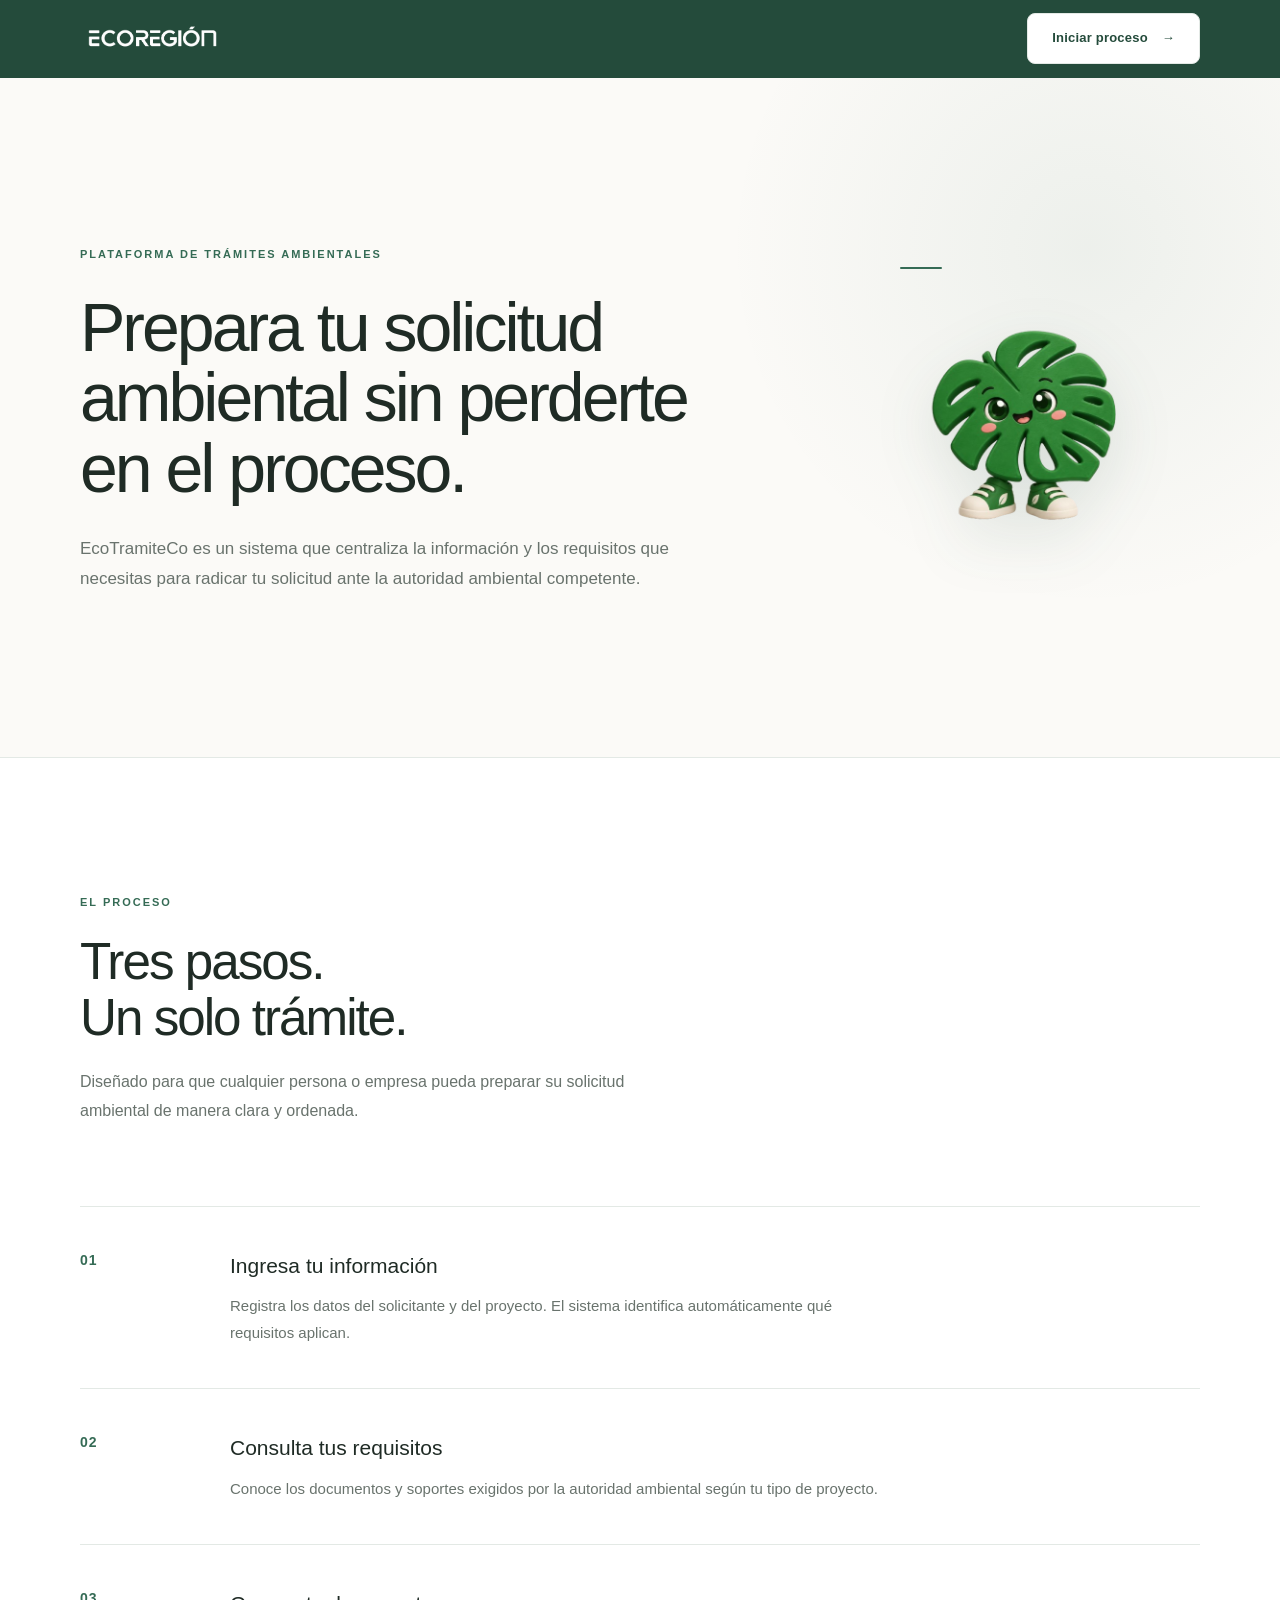
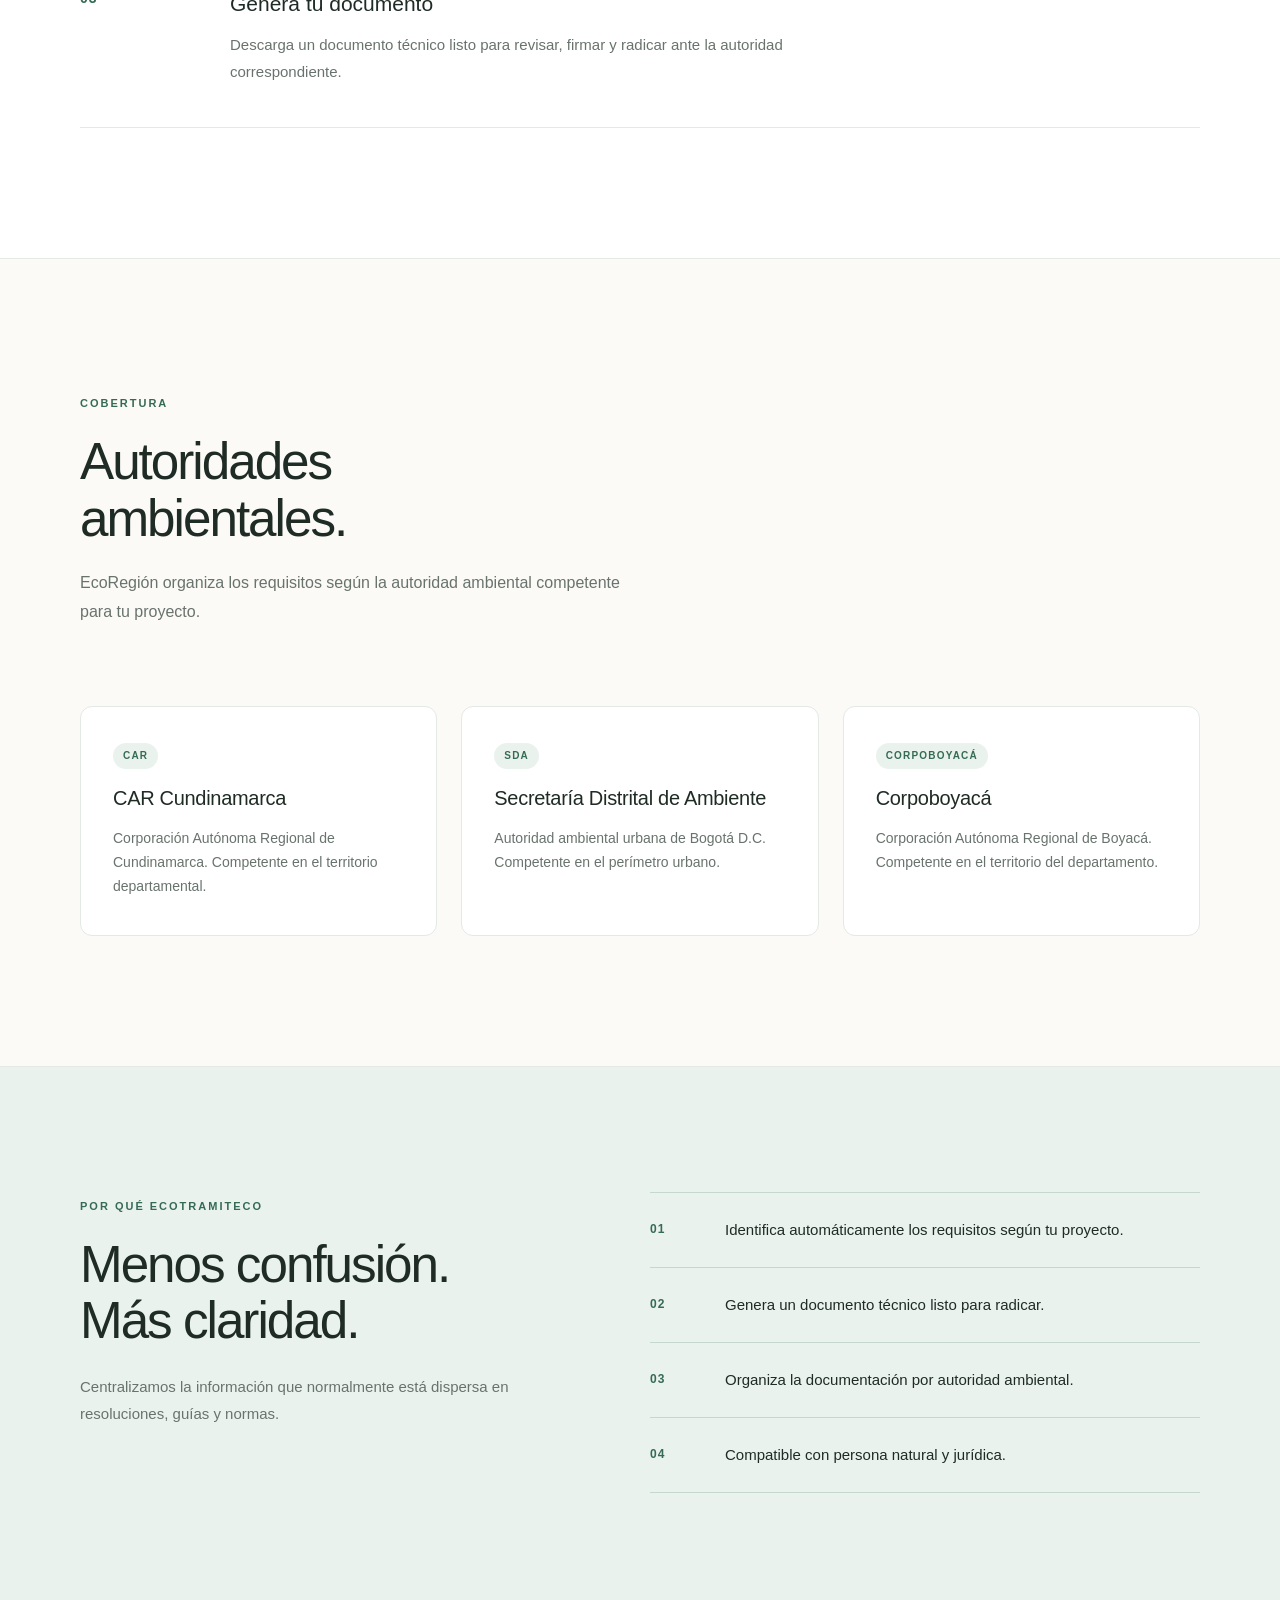
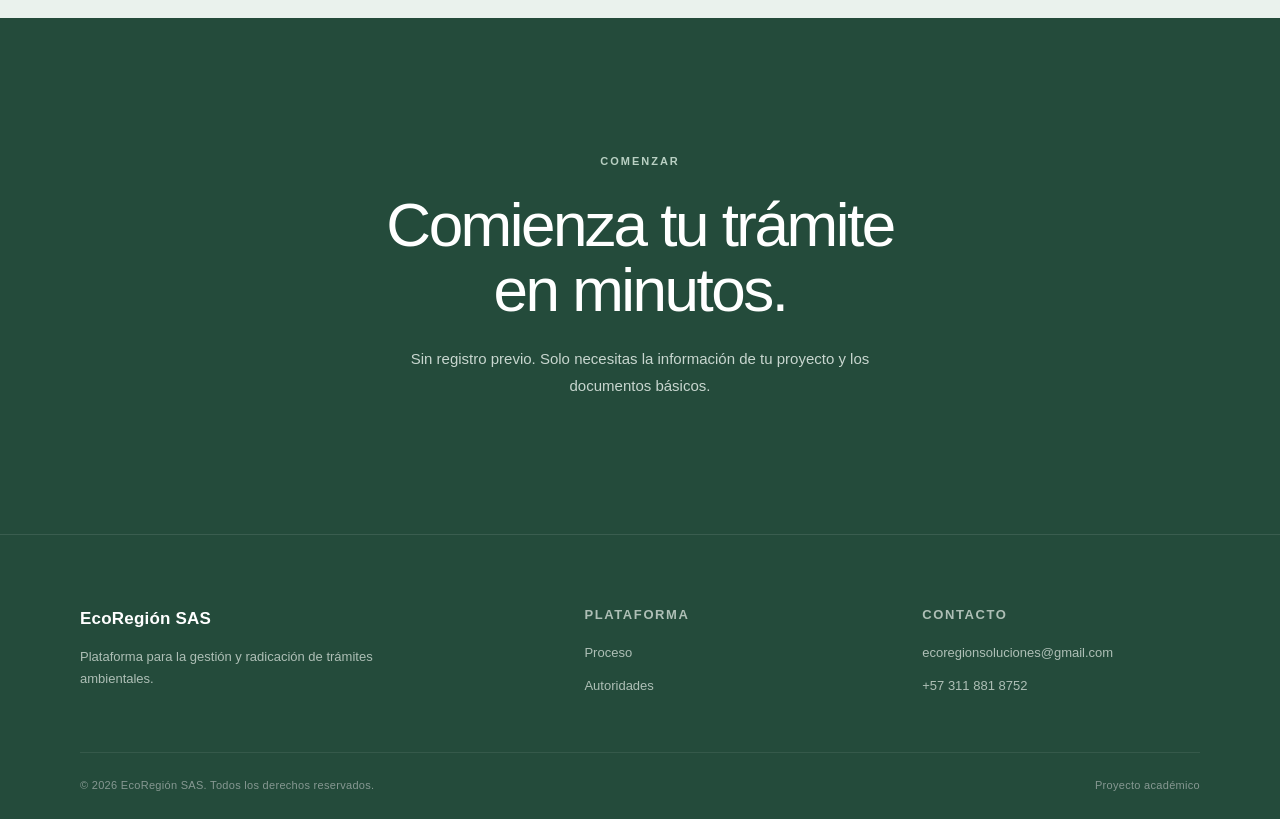
<file: index.html>
<!DOCTYPE html>
<html lang="es">

<head>
    <meta charset="UTF-8">
    <meta name="viewport" content="width=device-width, initial-scale=1.0">

    <title>EcoRegión | EcoTramiteCo</title>

    <meta name="description" content="EcoRegión centraliza y orienta el proceso de radicación ambiental en Colombia.">

    <link rel="icon" type="image/png" href="img/Logotipo.png" alt="EcoTrámiteCo">
    <link rel="stylesheet" href="style.css">
</head>

<body>

    <!-- =========================
         HEADER
    ========================== -->

    <header class="navbar">
        <div class="container navbar-content">

            <a href="#" class="logo">
                <img src="img/Nombre.png" alt="EcoRegión">
            </a>

            <a href="form-user.html" class="btn-white">
                Iniciar proceso
                <span>→</span>
            </a>

        </div>
    </header>


    <main>

        <!-- =========================
             HERO
        ========================== -->

        <section id="inicio" class="hero">

            <div class="container hero-content">

                <div class="hero-text">

                    <span class="label">
                        PLATAFORMA DE TRÁMITES AMBIENTALES
                    </span>

                    <h1>
                        Prepara tu solicitud<br>
                        ambiental sin perderte<br>
                        en el proceso.
                    </h1>

                    <p>
                        EcoTramiteCo es un sistema que centraliza la información y los
                        requisitos que necesitas para radicar tu
                        solicitud ante la autoridad ambiental
                        competente.
                    </p>

                </div>


                <div class="hero-side">

                    <div class="hero-line"></div>

                    <img src="img/Mascota.png" alt="Mascota EcoRegión" class="hero-mascot">

        
                </div>

            </div>

        </section>


        <!-- =========================
             CÓMO FUNCIONA
        ========================== -->

        <section id="proceso" class="process">

            <div class="container">

                <div class="section-header">

                    <span class="label">
                        EL PROCESO
                    </span>

                    <h2>
                        Tres pasos.<br>
                        Un solo trámite.
                    </h2>

                    <p>
                        Diseñado para que cualquier persona
                        o empresa pueda preparar su solicitud
                        ambiental de manera clara y ordenada.
                    </p>

                </div>


                <div class="steps">

                    <article class="step">

                        <span class="step-number">01</span>

                        <div class="step-content">

                            <h3>Ingresa tu información</h3>

                            <p>
                                Registra los datos del solicitante
                                y del proyecto. El sistema identifica
                                automáticamente qué requisitos aplican.
                            </p>

                        </div>

                    </article>


                    <article class="step">

                        <span class="step-number">02</span>

                        <div class="step-content">

                            <h3>Consulta tus requisitos</h3>

                            <p>
                                Conoce los documentos y soportes
                                exigidos por la autoridad ambiental
                                según tu tipo de proyecto.
                            </p>

                        </div>

                    </article>


                    <article class="step">

                        <span class="step-number">03</span>

                        <div class="step-content">

                            <h3>Genera tu documento</h3>

                            <p>
                                Descarga un documento técnico
                                listo para revisar, firmar y radicar
                                ante la autoridad correspondiente.
                            </p>

                        </div>

                    </article>

                </div>

            </div>

        </section>


        <!-- =========================
             AUTORIDADES
        ========================== -->

        <section id="autoridades" class="authorities">

            <div class="container">

                <div class="section-header">

                    <span class="label">
                        COBERTURA
                    </span>

                    <h2>
                        Autoridades<br>
                        ambientales.
                    </h2>

                    <p>
                        EcoRegión organiza los requisitos
                        según la autoridad ambiental
                        competente para tu proyecto.
                    </p>

                </div>


                <div class="authorities-grid">

                    <div class="authority-card">

                        <span class="authority-tag">CAR</span>

                        <h3>CAR Cundinamarca</h3>

                        <p>
                            Corporación Autónoma Regional de
                            Cundinamarca. Competente en el
                            territorio departamental.
                        </p>

                    </div>


                    <div class="authority-card">

                        <span class="authority-tag">SDA</span>

                        <h3>Secretaría Distrital de Ambiente</h3>

                        <p>
                            Autoridad ambiental urbana de
                            Bogotá D.C. Competente en el
                            perímetro urbano.
                        </p>

                    </div>


                    <div class="authority-card">

                        <span class="authority-tag">CORPOBOYACÁ</span>

                        <h3>Corpoboyacá</h3>

                        <p>
                            Corporación Autónoma Regional de
                            Boyacá. Competente en el territorio
                            del departamento.
                        </p>

                    </div>

                </div>

            </div>

        </section>


        <!-- =========================
             FEATURES / BENEFICIOS
        ========================== -->

        <section class="features">

            <div class="container features-grid">

                <div class="features-intro">

                    <span class="label">
                        POR QUÉ EcoTramiteCo
                    </span>

                    <h2>
                        Menos confusión.<br>
                        Más claridad.
                    </h2>

                    <p>
                        Centralizamos la información que
                        normalmente está dispersa en
                        resoluciones, guías y normas.
                    </p>

                </div>


                <div class="feature-list">

                    <div class="feature-item">
                        <span>01</span>
                        <p>Identifica automáticamente los requisitos según tu proyecto.</p>
                    </div>

                    <div class="feature-item">
                        <span>02</span>
                        <p>Genera un documento técnico listo para radicar.</p>
                    </div>

                    <div class="feature-item">
                        <span>03</span>
                        <p>Organiza la documentación por autoridad ambiental.</p>
                    </div>

                    <div class="feature-item">
                        <span>04</span>
                        <p>Compatible con persona natural y jurídica.</p>
                    </div>

                </div>

            </div>

        </section>


        <!-- =========================
             CTA FINAL
        ========================== -->

        <section id="radicar" class="cta">

            <div class="container cta-content">

                <span class="label">
                    COMENZAR
                </span>

                <h2>
                    Comienza tu trámite<br>
                    en minutos.
                </h2>

                <p>
                    Sin registro previo. Solo necesitas
                    la información de tu proyecto y los
                    documentos básicos.
                </p>

            </div>

        </section>

    </main>


    <!-- =========================
         FOOTER
    ========================== -->

    <footer id="contacto">

        <div class="container footer-grid">

            <div class="footer-brand">
                <span class="footer-logo">EcoRegión SAS</span>
                <p>
                    Plataforma para la gestión y radicación
                    de trámites ambientales.
                </p>
            </div>


            <div class="footer-col">

                <span class="footer-title">Plataforma</span>

                <a href="#proceso">Proceso</a>
                <a href="#autoridades">Autoridades</a>

            </div>


            <div class="footer-col">

                <span class="footer-title">Contacto</span>

                <span>ecoregionsoluciones@gmail.com</span>
                <span>+57 311 881 8752</span>

            </div>

        </div>


        <div class="container footer-bottom">

            <span>© 2026 EcoRegión SAS. Todos los derechos reservados.</span>
            <span>Proyecto académico</span>

        </div>

    </footer>

</body>

</html>
</file>
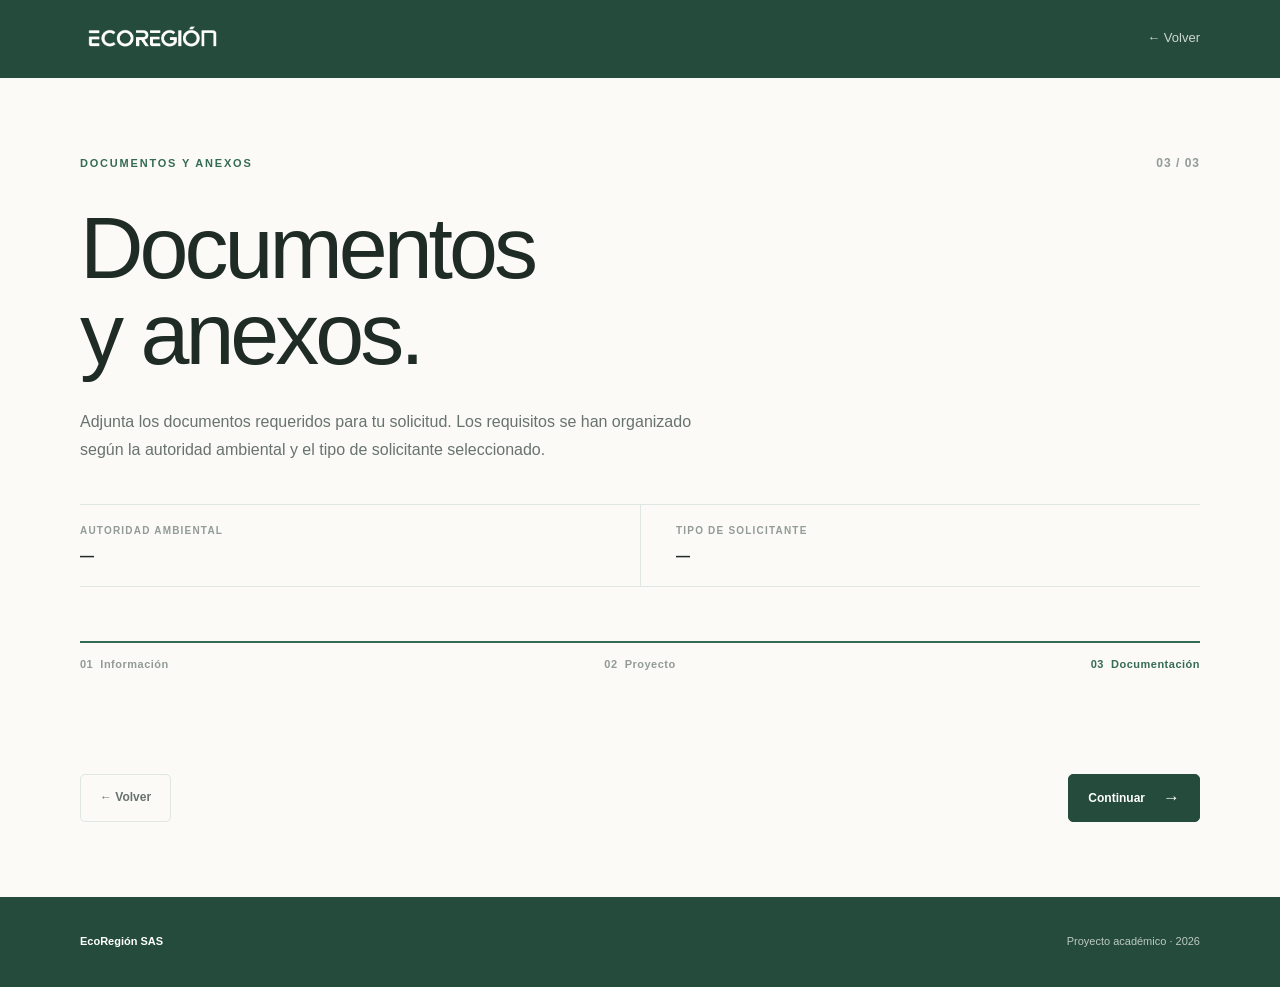
<file: form-doc.html>
<!DOCTYPE html>
<html lang="es">

<head>
    <meta charset="UTF-8">
    <meta name="viewport" content="width=device-width, initial-scale=1.0">

    <title>EcoRegión | EcoTrámiteCo</title>

    <link rel="icon" type="image/png" href="img/Logotipo.png">
    <link rel="stylesheet" href="form-doc.css">
</head>

<body>

    <!-- HEADER -->
    <header class="navbar">
        <div class="navbar-content">

            <a href="index.html" class="logo">
                <img src="img/Nombre.png" alt="EcoRegión">
            </a>

            <a href="form-proy.html" class="back-home">
                ← Volver
            </a>

        </div>
    </header>


    <!-- CONTENIDO -->
    <main class="form-container">

        <!-- INTRO -->
        <section class="form-intro">

            <div class="intro-top">

                <span class="eyebrow">
                    DOCUMENTOS Y ANEXOS
                </span>

                <span class="step-counter">
                    03 / 03
                </span>

            </div>


            <h1>
                Documentos<br>
                y anexos.
            </h1>


            <p>
                Adjunta los documentos requeridos para tu solicitud.
                Los requisitos se han organizado según la autoridad
                ambiental y el tipo de solicitante seleccionado.
            </p>


            <!-- INFORMACIÓN DE LA SOLICITUD -->
            <div class="application-summary">

                <div>
                    <span>Autoridad ambiental</span>
                    <strong id="authoritySummary">
                        —
                    </strong>
                </div>

                <div>
                    <span>Tipo de solicitante</span>
                    <strong id="applicantSummary">
                        —
                    </strong>
                </div>

            </div>


            <!-- PROGRESO -->
            <div class="progress">

                <div class="progress-line">
                    <span class="progress-active"></span>
                </div>

                <div class="progress-labels">

                    <span>
                        01&nbsp; Información
                    </span>

                    <span>
                        02&nbsp; Proyecto
                    </span>

                    <span class="active">
                        03&nbsp; Documentación
                    </span>

                </div>

            </div>

        </section>


        <!-- FORMULARIO -->
        <form id="documentsForm">


            <!-- =====================================
                 CAR CUNDINAMARCA
            ====================================== -->

            <section class="authority-section" id="sectionCAR" style="display: none;">

                <div class="authority-header">

                    <div>
                        <span class="authority-label">
                            AUTORIDAD AMBIENTAL
                        </span>

                        <h2>
                            CAR Cundinamarca
                        </h2>
                    </div>

                    <span class="authority-tag">
                        CAR
                    </span>

                </div>


                <!-- DOCUMENTOS GENERALES -->
                <div class="form-block">

                    <div class="block-heading">

                        <span class="block-number">
                            01
                        </span>

                        <div>

                            <h2>
                                Documentos generales
                            </h2>

                            <p>
                                Documentos administrativos requeridos
                                para la presentación de la solicitud.
                            </p>

                        </div>

                    </div>


                    <!-- Formulario -->
                    <div class="document-row">

                        <div class="document-info">

                            <span class="document-icon">
                                ↑
                            </span>

                            <div>

                                <strong>
                                    Formulario Único Nacional
                                </strong>

                                <small>
                                    Diligenciado y firmado por el solicitante.
                                </small>

                            </div>

                        </div>


                        <label class="upload-button">

                            Adjuntar

                            <input type="file" name="carFormulario" accept=".pdf,.jpg,.jpeg,.png">

                        </label>

                    </div>


                    <!-- Identificación -->
                    <div class="document-row" id="carIdentificacionNatural">

                        <div class="document-info">

                            <span class="document-icon">
                                ↑
                            </span>

                            <div>

                                <strong>
                                    Fotocopia de la cédula de ciudadanía
                                </strong>

                                <small>
                                    Requerida para personas naturales.
                                </small>

                            </div>

                        </div>


                        <label class="upload-button">

                            Adjuntar

                            <input type="file" name="carCedulaNatural" accept=".pdf,.jpg,.jpeg,.png">

                        </label>

                    </div>


                    <div class="document-row" id="carIdentificacionJuridica">

                        <div class="document-info">

                            <span class="document-icon">
                                ↑
                            </span>

                            <div>

                                <strong>
                                    Certificado de existencia y representación legal
                                </strong>

                                <small>
                                    Expedido dentro del mes inmediatamente anterior.
                                </small>

                            </div>

                        </div>


                        <label class="upload-button">

                            Adjuntar

                            <input type="file" name="carCertificadoLegal" accept=".pdf">

                        </label>

                    </div>


                    <!-- Poder -->
                    <div class="document-row">

                        <div class="document-info">

                            <span class="document-icon">
                                ↑
                            </span>

                            <div>

                                <strong>
                                    Poder debidamente otorgado
                                </strong>

                                <small>
                                    Requerido cuando se actúe mediante apoderado.
                                </small>

                            </div>

                        </div>


                        <label class="upload-button">

                            Adjuntar

                            <input type="file" name="carPoder" accept=".pdf,.jpg,.jpeg,.png">

                        </label>

                    </div>


                    <!-- Libertad y tradición -->
                    <div class="document-row">

                        <div class="document-info">

                            <span class="document-icon">
                                ↑
                            </span>

                            <div>

                                <strong>
                                    Certificado de libertad y tradición
                                </strong>

                                <small>
                                    Expedido dentro del mes inmediatamente anterior,
                                    cuando aplique.
                                </small>

                            </div>

                        </div>


                        <label class="upload-button">

                            Adjuntar

                            <input type="file" name="carLibertad" accept=".pdf">

                        </label>

                    </div>


                    <!-- Autorización -->
                    <div class="document-row">

                        <div class="document-info">

                            <span class="document-icon">
                                ↑
                            </span>

                            <div>

                                <strong>
                                    Autorización del propietario
                                </strong>

                                <small>
                                    Cuando corresponda según la situación del predio.
                                </small>

                            </div>

                        </div>


                        <label class="upload-button">

                            Adjuntar

                            <input type="file" name="carAutorizacion" accept=".pdf,.jpg,.jpeg,.png">

                        </label>

                    </div>


                    <!-- RUT -->
                    <div class="document-row">

                        <div class="document-info">

                            <span class="document-icon">
                                ↑
                            </span>

                            <div>

                                <strong>
                                    Registro Único Tributario — RUT
                                </strong>

                                <small>
                                    Documento tributario del solicitante.
                                </small>

                            </div>

                        </div>


                        <label class="upload-button">

                            Adjuntar

                            <input type="file" name="carRut" accept=".pdf">

                        </label>

                    </div>


                    <!-- Plano IGAC -->
                    <div class="document-row">

                        <div class="document-info">

                            <span class="document-icon">
                                ↑
                            </span>

                            <div>

                                <strong>
                                    Plano del Instituto Geográfico Agustín Codazzi
                                </strong>

                                <small>
                                    Debe localizar la obra objeto de la solicitud.
                                </small>

                            </div>

                        </div>


                        <label class="upload-button">

                            Adjuntar

                            <input type="file" name="carPlanoIGAC" accept=".pdf,.jpg,.jpeg,.png">

                        </label>

                    </div>

                </div>


                <!-- DOCUMENTOS TÉCNICOS -->
                <div class="form-block">

                    <div class="block-heading">

                        <span class="block-number">
                            02
                        </span>

                        <div>

                            <h2>
                                Documentos técnicos
                            </h2>

                            <p>
                                Información técnica necesaria para evaluar
                                las obras de ocupación del cauce.
                            </p>

                        </div>

                    </div>


                    <div class="document-row">

                        <div class="document-info">

                            <span class="document-icon">
                                ↑
                            </span>

                            <div>

                                <strong>
                                    Descripción y memoria de las obras
                                </strong>

                                <small>
                                    Incluye cálculos y memorias hidrológicas,
                                    hidráulicas y estructurales.
                                </small>

                            </div>

                        </div>

                        <label class="upload-button">

                            Adjuntar

                            <input type="file" name="carMemorias" accept=".pdf,.doc,.docx">

                        </label>

                    </div>


                    <div class="document-row">

                        <div class="document-info">

                            <span class="document-icon">
                                ↑
                            </span>

                            <div>

                                <strong>
                                    Planos de ubicación y detalle de las obras
                                </strong>

                                <small>
                                    Escala 1:10.000 o 1:25.000.
                                </small>

                            </div>

                        </div>

                        <label class="upload-button">

                            Adjuntar

                            <input type="file" name="carPlanos" accept=".pdf,.jpg,.jpeg,.png">

                        </label>

                    </div>


                    <div class="document-row">

                        <div class="document-info">

                            <span class="document-icon">
                                ↑
                            </span>

                            <div>

                                <strong>
                                    Medidas de manejo ambiental
                                </strong>

                                <small>
                                    Medidas para prevenir, mitigar o compensar
                                    impactos ambientales.
                                </small>

                            </div>

                        </div>

                        <label class="upload-button">

                            Adjuntar

                            <input type="file" name="carManejo" accept=".pdf,.doc,.docx">

                        </label>

                    </div>


                    <div class="document-row">

                        <div class="document-info">

                            <span class="document-icon">
                                ↑
                            </span>

                            <div>

                                <strong>
                                    Descripción explicativa del proyecto
                                </strong>

                                <small>
                                    Localización, dimensión, costo estimado,
                                    especificaciones y plan de operación.
                                </small>

                            </div>

                        </div>

                        <label class="upload-button">

                            Adjuntar

                            <input type="file" name="carDescripcion" accept=".pdf,.doc,.docx">

                        </label>

                    </div>


                    <div class="document-row">

                        <div class="document-info">

                            <span class="document-icon">
                                ↑
                            </span>

                            <div>

                                <strong>
                                    Plano de localización de la fuente hídrica
                                </strong>

                                <small>
                                    Localización de la fuente hídrica en el área
                                    de influencia.
                                </small>

                            </div>

                        </div>

                        <label class="upload-button">

                            Adjuntar

                            <input type="file" name="carFuenteHidrica" accept=".pdf,.jpg,.jpeg,.png">

                        </label>

                    </div>


                    <div class="document-row">

                        <div class="document-info">

                            <span class="document-icon">
                                ↑
                            </span>

                            <div>

                                <strong>
                                    Estudios, presupuesto y memorias de cálculo
                                </strong>

                                <small>
                                    Documentación relacionada con las obras
                                    a construir.
                                </small>

                            </div>

                        </div>

                        <label class="upload-button">

                            Adjuntar

                            <input type="file" name="carPresupuesto" accept=".pdf,.doc,.docx,.xlsx">

                        </label>

                    </div>


                    <div class="document-row">

                        <div class="document-info">

                            <span class="document-icon">
                                ↑
                            </span>

                            <div>

                                <strong>
                                    Costo del proyecto
                                </strong>

                                <small>
                                    Soporte o documento correspondiente al
                                    costo estimado del proyecto.
                                </small>

                            </div>

                        </div>

                        <label class="upload-button">

                            Adjuntar

                            <input type="file" name="carCosto" accept=".pdf,.xlsx">

                        </label>

                    </div>

                </div>


                <!-- PAGO -->
                <div class="info-note">

                    <span class="note-icon">i</span>

                    <div>

                        <strong>
                            Pago de evaluación
                        </strong>

                        <p>
                            El pago por el servicio de evaluación ambiental
                            se realiza según la liquidación correspondiente
                            de la CAR.
                        </p>

                    </div>

                </div>

            </section>



            <!-- =====================================
                 SDA
            ====================================== -->

            <section class="authority-section" id="sectionSDA" style="display: none;">

                <div class="authority-header">

                    <div>

                        <span class="authority-label">
                            AUTORIDAD AMBIENTAL
                        </span>

                        <h2>
                            Secretaría Distrital de Ambiente
                        </h2>

                    </div>

                    <span class="authority-tag">
                        SDA
                    </span>

                </div>


                <!-- PASO PREVIO -->
                <div class="info-note important">

                    <span class="note-icon">i</span>

                    <div>

                        <strong>
                            Verificación previa
                        </strong>

                        <p>
                            Antes de continuar, debe verificarse si las obras
                            se encuentran dentro de ZMPA, ronda, cauce o
                            corredor ecológico de ronda.
                        </p>

                    </div>

                </div>


                <!-- GENERALES -->
                <div class="form-block">

                    <div class="block-heading">

                        <span class="block-number">
                            01
                        </span>

                        <div>

                            <h2>
                                Documentos generales
                            </h2>

                            <p>
                                Requisitos administrativos según el tipo
                                de solicitante.
                            </p>

                        </div>

                    </div>


                    <div class="document-row">

                        <div class="document-info">

                            <span class="document-icon">
                                ↑
                            </span>

                            <div>

                                <strong>
                                    Formulario Único Nacional
                                </strong>

                                <small>
                                    Solicitud de ocupación de cauces,
                                    playas y lechos.
                                </small>

                            </div>

                        </div>

                        <label class="upload-button">

                            Adjuntar

                            <input type="file" name="sdaFormulario" accept=".pdf,.jpg,.jpeg,.png">

                        </label>

                    </div>


                    <div class="document-row" id="sdaCamara">

                        <div class="document-info">

                            <span class="document-icon">
                                ↑
                            </span>

                            <div>

                                <strong id="sdaCamaraTitle">
                                    Documento de propiedad
                                </strong>

                                <small id="sdaCamaraDescription">
                                    Soporte correspondiente según el tipo de solicitante.
                                </small>

                            </div>

                        </div>

                        <label class="upload-button">

                            Adjuntar

                            <input type="file" name="sdaPropiedad" accept=".pdf,.jpg,.jpeg,.png">

                        </label>

                    </div>


                    <div class="document-row" id="sdaPersoneria" style="display: none;">

                        <div class="document-info">

                            <span class="document-icon">
                                ↑
                            </span>

                            <div>

                                <strong>
                                    Documento de existencia y personería jurídica
                                </strong>

                                <small>
                                    Para juntas de acción comunal u otros
                                    organismos sin ánimo de lucro, si aplica.
                                </small>

                            </div>

                        </div>

                        <label class="upload-button">

                            Adjuntar

                            <input type="file" name="sdaPersoneria" accept=".pdf">

                        </label>

                    </div>


                    <div class="document-row" id="sdaPoder">

                        <div class="document-info">

                            <span class="document-icon">
                                ↑
                            </span>

                            <div>

                                <strong>
                                    Poder
                                </strong>

                                <small>
                                    Requerido cuando se actúe mediante apoderado.
                                </small>

                            </div>

                        </div>

                        <label class="upload-button">

                            Adjuntar

                            <input type="file" name="sdaPoder" accept=".pdf,.jpg,.jpeg,.png">

                        </label>

                    </div>

                </div>


                <!-- TÉCNICOS -->
                <div class="form-block">

                    <div class="block-heading">

                        <span class="block-number">
                            02
                        </span>

                        <div>

                            <h2>
                                Documentos técnicos
                            </h2>

                            <p>
                                Estudios, planos y soportes técnicos
                                requeridos por la SDA.
                            </p>

                        </div>

                    </div>


                    <div class="document-row">

                        <div class="document-info">

                            <span class="document-icon">↑</span>

                            <div>

                                <strong>
                                    Descripción del proyecto
                                </strong>

                                <small>
                                    2 copias. Incluye nombre, objetivos,
                                    justificación, actividades y coordenadas.
                                </small>

                            </div>

                        </div>

                        <label class="upload-button">
                            Adjuntar

                            <input type="file" name="sdaDescripcion" accept=".pdf,.doc,.docx">

                        </label>

                    </div>


                    <div class="document-row">

                        <div class="document-info">

                            <span class="document-icon">↑</span>

                            <div>

                                <strong>
                                    Planos topográficos
                                </strong>

                                <small>
                                    Planos longitudinales y transversales
                                    firmados por el profesional responsable.
                                </small>

                            </div>

                        </div>

                        <label class="upload-button">
                            Adjuntar

                            <input type="file" name="sdaTopograficos" accept=".pdf,.jpg,.jpeg,.png">

                        </label>

                    </div>


                    <div class="document-row">

                        <div class="document-info">

                            <span class="document-icon">↑</span>

                            <div>

                                <strong>
                                    Plano de localización de la fuente hídrica
                                </strong>

                                <small>
                                    Puntos a intervenir y área de influencia
                                    debidamente georreferenciados.
                                </small>

                            </div>

                        </div>

                        <label class="upload-button">
                            Adjuntar

                            <input type="file" name="sdaFuente" accept=".pdf,.jpg,.jpeg,.png">

                        </label>

                    </div>


                    <div class="document-row">

                        <div class="document-info">

                            <span class="document-icon">↑</span>

                            <div>

                                <strong>
                                    Planos y memorias de cálculo
                                </strong>

                                <small>
                                    Cálculos estructurales e hidráulicos,
                                    especificaciones técnicas y procesos constructivos.
                                </small>

                            </div>

                        </div>

                        <label class="upload-button">
                            Adjuntar

                            <input type="file" name="sdaCalculos" accept=".pdf">

                        </label>

                    </div>


                    <div class="document-row">

                        <div class="document-info">

                            <span class="document-icon">↑</span>

                            <div>

                                <strong>
                                    Medidas ambientales
                                </strong>

                                <small>
                                    Medidas para agua, suelo, aire, paisaje,
                                    flora y fauna.
                                </small>

                            </div>

                        </div>

                        <label class="upload-button">
                            Adjuntar

                            <input type="file" name="sdaMedidas" accept=".pdf,.doc,.docx">

                        </label>

                    </div>


                    <div class="document-row">

                        <div class="document-info">

                            <span class="document-icon">↑</span>

                            <div>

                                <strong>
                                    Compensaciones
                                </strong>

                                <small>
                                    Matriz de áreas verdes y áreas a endurecer.
                                    Aplica para obras de naturaleza pública.
                                </small>

                            </div>

                        </div>

                        <label class="upload-button">
                            Adjuntar

                            <input type="file" name="sdaCompensaciones" accept=".pdf,.xlsx,.doc,.docx">

                        </label>

                    </div>


                    <div class="document-row">

                        <div class="document-info">

                            <span class="document-icon">↑</span>

                            <div>

                                <strong>
                                    Acta de diseños paisajísticos aprobados
                                </strong>

                                <small>
                                    Documento expedido por la Secretaría
                                    Distrital de Ambiente.
                                </small>

                            </div>

                        </div>

                        <label class="upload-button">
                            Adjuntar

                            <input type="file" name="sdaPaisajismo" accept=".pdf">

                        </label>

                    </div>


                    <div class="document-row">

                        <div class="document-info">

                            <span class="document-icon">↑</span>

                            <div>

                                <strong>
                                    Condición especial — Humedales
                                </strong>

                                <small>
                                    Diagnóstico de flora, fauna, agua y suelos
                                    cuando aplique.
                                </small>

                            </div>

                        </div>

                        <label class="upload-button">
                            Adjuntar

                            <input type="file" name="sdaHumedales" accept=".pdf,.doc,.docx">

                        </label>

                    </div>

                </div>


                <!-- PAGO Y RADICACIÓN -->
                <div class="process-info">

                    <div class="process-item">

                        <span>01</span>

                        <div>
                            <strong>Pago</strong>

                            <p>
                                Realizar el pago de la evaluación
                                correspondiente.
                            </p>
                        </div>

                    </div>


                    <div class="process-item">

                        <span>02</span>

                        <div>
                            <strong>Radicación</strong>

                            <p>
                                SuperCADE o Ventanilla Única de la
                                Construcción — VUC.
                            </p>
                        </div>

                    </div>


                    <div class="process-item">

                        <span>03</span>

                        <div>
                            <strong>Visita técnica</strong>

                            <p>
                                La autoridad realizará la visita
                                correspondiente.
                            </p>
                        </div>

                    </div>


                    <div class="process-item">

                        <span>04</span>

                        <div>
                            <strong>Resolución</strong>

                            <p>
                                Se emite la decisión sobre el permiso.
                            </p>
                        </div>

                    </div>

                </div>


                <div class="info-note">

                    <span class="note-icon">!</span>

                    <div>

                        <strong>
                            Obligaciones posteriores
                        </strong>

                        <p>
                            El ciudadano deberá cumplir las obligaciones
                            establecidas en el acto administrativo o
                            concepto técnico correspondiente.
                        </p>

                    </div>

                </div>

            </section>



            <!-- =====================================
                 CORPOBOYACÁ
            ====================================== -->

            <section class="authority-section" id="sectionCorpoboyaca" style="display: none;">

                <div class="authority-header">

                    <div>

                        <span class="authority-label">
                            AUTORIDAD AMBIENTAL
                        </span>

                        <h2>
                            Corpoboyacá
                        </h2>

                    </div>

                    <span class="authority-tag">
                        CORPOBOYACÁ
                    </span>

                </div>


                <!-- IDENTIFICACIÓN -->
                <div class="form-block">

                    <div class="block-heading">

                        <span class="block-number">
                            01
                        </span>

                        <div>

                            <h2>
                                Documentos de identificación
                            </h2>

                            <p>
                                Documentos necesarios para identificar
                                al solicitante.
                            </p>

                        </div>

                    </div>


                    <div class="document-row" id="corpCedula">

                        <div class="document-info">

                            <span class="document-icon">↑</span>

                            <div>

                                <strong>
                                    Cédula de ciudadanía
                                </strong>

                                <small>
                                    Requerida para personas naturales.
                                </small>

                            </div>

                        </div>

                        <label class="upload-button">
                            Adjuntar

                            <input type="file" name="corpCedula" accept=".pdf,.jpg,.jpeg,.png">

                        </label>

                    </div>


                    <div class="document-row" id="corpExistencia">

                        <div class="document-info">

                            <span class="document-icon">↑</span>

                            <div>

                                <strong>
                                    Certificado de existencia y representación legal
                                </strong>

                                <small>
                                    Requerido para personas jurídicas.
                                </small>

                            </div>

                        </div>

                        <label class="upload-button">
                            Adjuntar

                            <input type="file" name="corpExistencia" accept=".pdf">

                        </label>

                    </div>


                    <div class="document-row" id="corpRut">

                        <div class="document-info">

                            <span class="document-icon">↑</span>

                            <div>

                                <strong>
                                    Registro Único Tributario — RUT
                                </strong>

                                <small>
                                    Requerido para personas jurídicas.
                                </small>

                            </div>

                        </div>

                        <label class="upload-button">
                            Adjuntar

                            <input type="file" name="corpRut" accept=".pdf">

                        </label>

                    </div>

                </div>


                <!-- PREDIO -->
                <div class="form-block">

                    <div class="block-heading">

                        <span class="block-number">
                            02
                        </span>

                        <div>

                            <h2>
                                Derecho sobre el predio
                            </h2>

                            <p>
                                Presenta el documento que acredite la
                                propiedad, posesión o tenencia.
                            </p>

                        </div>

                    </div>


                    <div class="document-row">

                        <div class="document-info">

                            <span class="document-icon">↑</span>

                            <div>

                                <strong>
                                    Certificado de tradición y libertad
                                </strong>

                                <small>
                                    Expedición no superior a dos meses.
                                </small>

                            </div>

                        </div>

                        <label class="upload-button">
                            Adjuntar

                            <input type="file" name="corpTradicion" accept=".pdf">

                        </label>

                    </div>


                    <div class="document-row">

                        <div class="document-info">

                            <span class="document-icon">↑</span>

                            <div>

                                <strong>
                                    Declaración extrajuicio
                                </strong>

                                <small>
                                    Cuando el solicitante sea poseedor,
                                    si aplica.
                                </small>

                            </div>

                        </div>

                        <label class="upload-button">
                            Adjuntar

                            <input type="file" name="corpDeclaracion" accept=".pdf">

                        </label>

                    </div>


                    <div class="document-row">

                        <div class="document-info">

                            <span class="document-icon">↑</span>

                            <div>

                                <strong>
                                    Autorización del propietario y contrato de arrendamiento
                                </strong>

                                <small>
                                    Cuando el solicitante sea arrendatario.
                                </small>

                            </div>

                        </div>

                        <label class="upload-button">
                            Adjuntar

                            <input type="file" name="corpArrendamiento" accept=".pdf">

                        </label>

                    </div>

                </div>


                <!-- TÉCNICOS -->
                <div class="form-block">

                    <div class="block-heading">

                        <span class="block-number">
                            03
                        </span>

                        <div>

                            <h2>
                                Documentos técnicos
                            </h2>

                            <p>
                                Información relacionada con la obra
                                y su manejo ambiental.
                            </p>

                        </div>

                    </div>


                    <div class="document-row">

                        <div class="document-info">

                            <span class="document-icon">↑</span>

                            <div>

                                <strong>
                                    Descripción de la obra
                                </strong>

                                <small>
                                    Descripción de la obra objeto de
                                    ocupación de cauce.
                                </small>

                            </div>

                        </div>

                        <label class="upload-button">
                            Adjuntar

                            <input type="file" name="corpDescripcion" accept=".pdf,.doc,.docx">

                        </label>

                    </div>


                    <div class="document-row">

                        <div class="document-info">

                            <span class="document-icon">↑</span>

                            <div>

                                <strong>
                                    Diseño de la obra
                                </strong>

                                <small>
                                    Diseño correspondiente a la obra
                                    objeto de ocupación.
                                </small>

                            </div>

                        </div>

                        <label class="upload-button">
                            Adjuntar

                            <input type="file" name="corpDiseno" accept=".pdf,.doc,.docx">

                        </label>

                    </div>


                    <div class="document-row">

                        <div class="document-info">

                            <span class="document-icon">↑</span>

                            <div>

                                <strong>
                                    Cronograma de actividades
                                </strong>

                                <small>
                                    Cronograma expresado en semanas.
                                </small>

                            </div>

                        </div>

                        <label class="upload-button">
                            Adjuntar

                            <input type="file" name="corpCronograma" accept=".pdf,.doc,.docx,.xlsx">

                        </label>

                    </div>


                    <div class="document-row">

                        <div class="document-info">

                            <span class="document-icon">↑</span>

                            <div>

                                <strong>
                                    Manejo ambiental durante la construcción
                                </strong>

                                <small>
                                    Documento técnico sobre el manejo
                                    ambiental durante la ejecución.
                                </small>

                            </div>

                        </div>

                        <label class="upload-button">
                            Adjuntar

                            <input type="file" name="corpManejoConstruccion" accept=".pdf,.doc,.docx">

                        </label>

                    </div>

                </div>

            </section>



            <!-- BOTONES -->
            <div class="form-actions">

                <a href="form-proy.html" class="secondary-button">
                    ← Volver
                </a>


                <button type="submit" class="primary-button">
                    Continuar

                    <span>
                        →
                    </span>

                </button>

            </div>

        </form>

    </main>


    <!-- FOOTER -->
    <footer class="footer">

        <div class="footer-content">

            <span>
                EcoRegión SAS
            </span>

            <span>
                Proyecto académico · 2026
            </span>

        </div>

    </footer>


    <!-- JAVASCRIPT -->
    <script>

    // =========================================
    // DATOS DE SESIÓN
    // =========================================

    const authority = sessionStorage.getItem("autoridad") || "";
    const applicant = sessionStorage.getItem("tipoSolicitante") || "";


    // =========================================
    // RESUMEN EN PANTALLA
    // =========================================

    const authoritySummary  = document.getElementById("authoritySummary");
    const applicantSummary  = document.getElementById("applicantSummary");

    if (authority) authoritySummary.textContent = authority;

    if (applicant === "natural") {
        applicantSummary.textContent = "Persona Natural";
    } else if (applicant === "juridica") {
        applicantSummary.textContent = "Persona Jurídica";
    }


    // =========================================
    // MOSTRAR SECCIÓN SEGÚN AUTORIDAD
    // =========================================

    const sectionCAR         = document.getElementById("sectionCAR");
    const sectionSDA         = document.getElementById("sectionSDA");
    const sectionCorpoboyaca = document.getElementById("sectionCorpoboyaca");

    sectionCAR.style.display = "none";
    sectionSDA.style.display = "none";
    sectionCorpoboyaca.style.display = "none";

    if (authority === "CAR Cundinamarca") {
        sectionCAR.style.display = "block";
    } else if (authority === "SDA") {
        sectionSDA.style.display = "block";
    } else if (authority === "Corpoboyaca") {
        sectionCorpoboyaca.style.display = "block";
    }


    // =========================================
    // CAR — NATURAL / JURÍDICA
    // =========================================

    const carNatural  = document.getElementById("carIdentificacionNatural");
    const carJuridica = document.getElementById("carIdentificacionJuridica");

    if (applicant === "natural") {
        carNatural.style.display = "flex";
        carJuridica.style.display = "none";
    } else if (applicant === "juridica") {
        carNatural.style.display = "none";
        carJuridica.style.display = "flex";
    }


    // =========================================
    // SDA — PERSONERÍA
    // =========================================

    const sdaPersoneria = document.getElementById("sdaPersoneria");

    if (applicant === "juridica") {
        sdaPersoneria.style.display = "flex";
    } else {
        sdaPersoneria.style.display = "none";
    }


    // =========================================
    // CORPOBOYACÁ — NATURAL / JURÍDICA
    // =========================================

    const corpCedula     = document.getElementById("corpCedula");
    const corpExistencia = document.getElementById("corpExistencia");
    const corpRut        = document.getElementById("corpRut");

    if (applicant === "natural") {
        corpCedula.style.display = "flex";
        corpExistencia.style.display = "none";
        corpRut.style.display = "none";
    } else if (applicant === "juridica") {
        corpCedula.style.display = "none";
        corpExistencia.style.display = "flex";
        corpRut.style.display = "flex";
    }


    // =========================================
    // FEEDBACK VISUAL DE ARCHIVOS
    // + GUARDAR SOLO EL NOMBRE
    // =========================================

    document.querySelectorAll('input[type="file"]').forEach(function (input) {

        input.addEventListener("change", function () {

            const row = input.closest(".document-row");
            if (!row) return;

            const symbol = row.querySelector(".document-icon");
            const action = row.querySelector(".upload-button");
            const info   = row.querySelector(".document-info > div");

            const previo = row.querySelector(".file-name");
            if (previo) previo.remove();

            if (input.files && input.files.length > 0) {

                const archivo = input.files[0];

                row.classList.add("has-file");

                if (symbol) symbol.textContent = "✓";

                if (action) {
                    const inputEl = action.querySelector('input[type="file"]');
                    action.textContent = "Cambiar";
                    if (inputEl) action.appendChild(inputEl);
                }

                const chip = document.createElement("span");
                chip.className = "file-name";
                chip.textContent = archivo.name;
                if (info) info.appendChild(chip);

                if (input.name) {
                    sessionStorage.setItem(input.name + "_nombre", archivo.name);
                }

            } else {

                row.classList.remove("has-file");

                if (symbol) symbol.textContent = "↑";

                if (action) {
                    const inputEl = action.querySelector('input[type="file"]');
                    action.textContent = "Adjuntar";
                    if (inputEl) action.appendChild(inputEl);
                }

                if (input.name) {
                    sessionStorage.removeItem(input.name + "_nombre");
                }

            }

        });

    });


    // =========================================
    // RESTAURAR ESTADO VISUAL DE ARCHIVOS
    // =========================================

    function restaurarArchivosVisuales() {

        document.querySelectorAll('input[type="file"]').forEach(function (input) {

            if (!input.name) return;

            const nombreGuardado = sessionStorage.getItem(input.name + "_nombre");
            if (!nombreGuardado) return;

            const row = input.closest(".document-row");
            if (!row) return;

            const symbol = row.querySelector(".document-icon");
            const action = row.querySelector(".upload-button");
            const info   = row.querySelector(".document-info > div");

            const previo = row.querySelector(".file-name");
            if (previo) previo.remove();

            row.classList.add("has-file");

            if (symbol) symbol.textContent = "✓";

            if (action) {
                const inputEl = action.querySelector('input[type="file"]');
                action.textContent = "Cambiar";
                if (inputEl) action.appendChild(inputEl);
            }

            const chip = document.createElement("span");
            chip.className = "file-name";
            chip.textContent = nombreGuardado;
            if (info) info.appendChild(chip);

        });

    }

    restaurarArchivosVisuales();


    // =========================================
    // ENVÍO DEL FORMULARIO
    // =========================================

    const documentsForm = document.getElementById("documentsForm");

    if (documentsForm) {
        documentsForm.addEventListener("submit", function (event) {
            event.preventDefault();

            // Guardar el nombre de cada archivo (ya se guarda en change,
            // pero por si acaso el usuario nunca cambió alguno)
            document.querySelectorAll('input[type="file"]').forEach(function (input) {
                if (input.files && input.files.length > 0 && input.name) {
                    sessionStorage.setItem(input.name + "_nombre", input.files[0].name);
                }
            });

            window.location.href = "form-resumen.html";
        });
    }

    </script>

</body> 

</html>
</file>
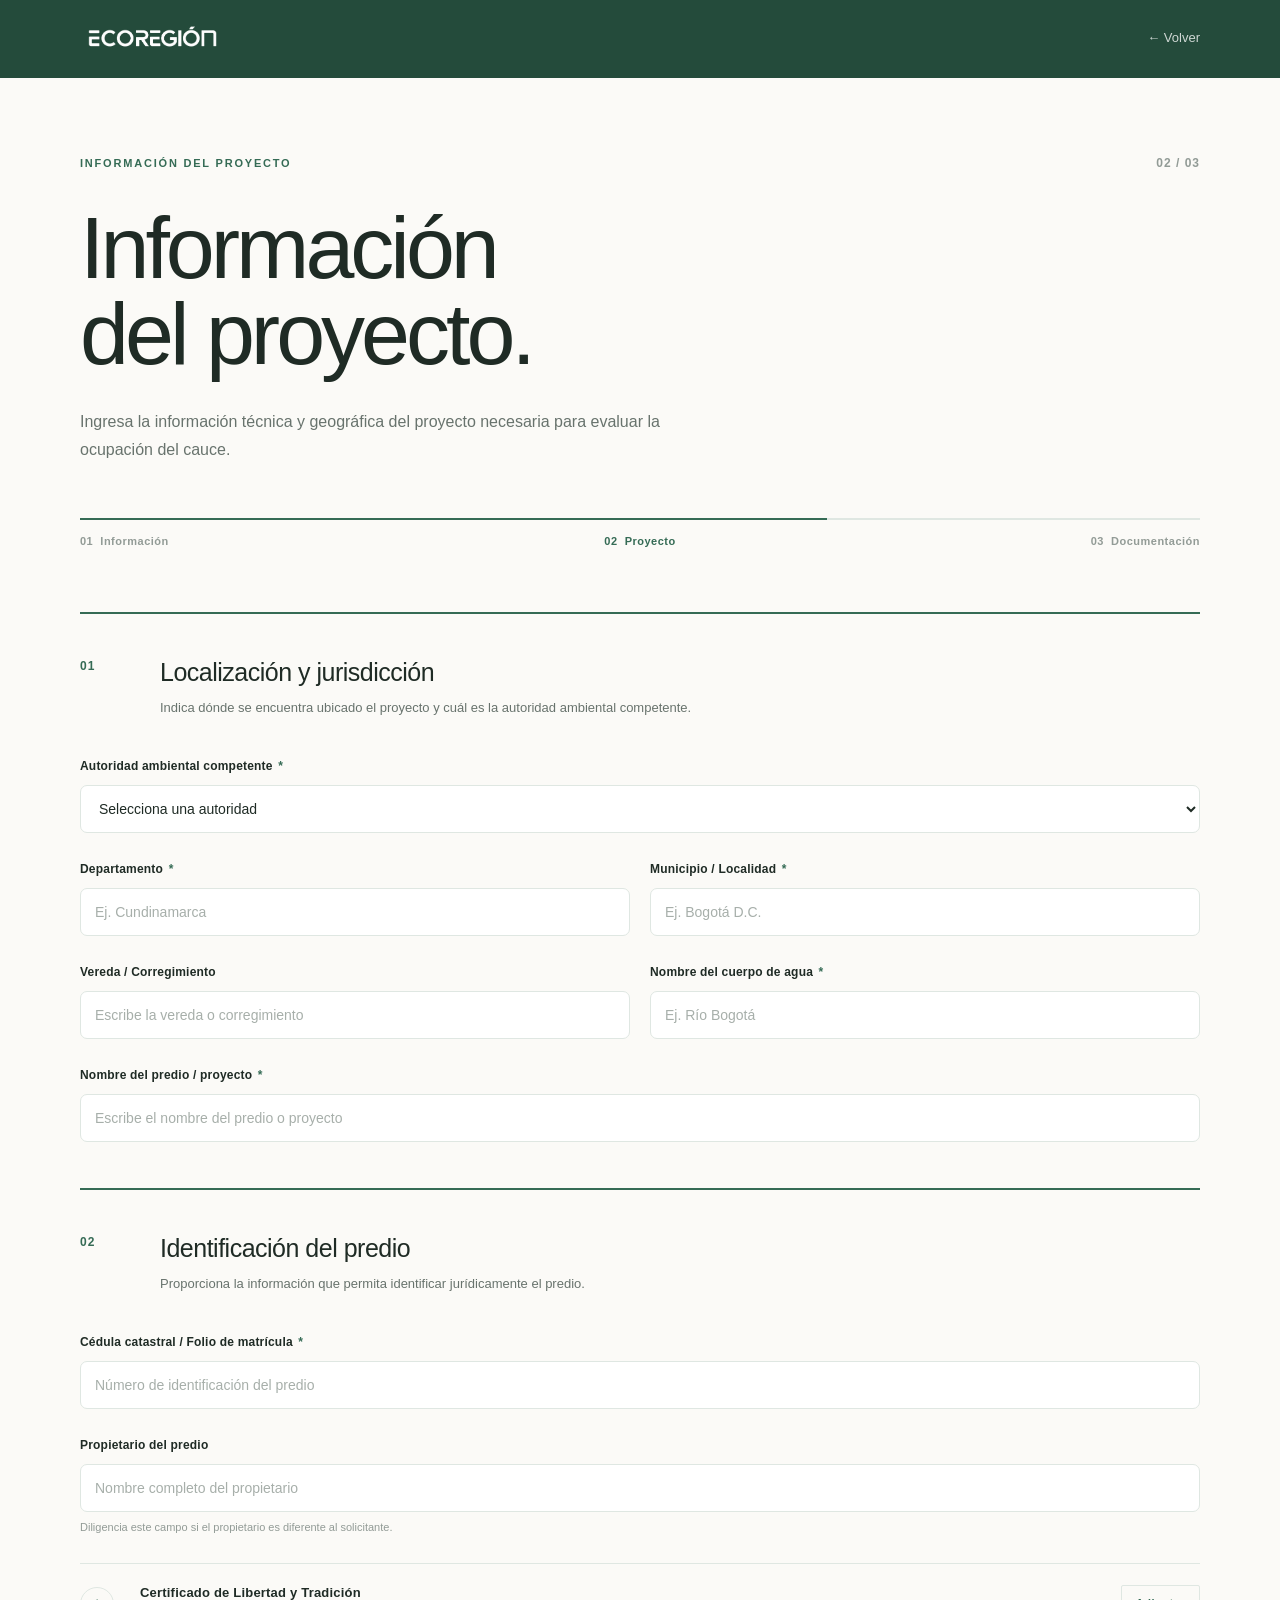
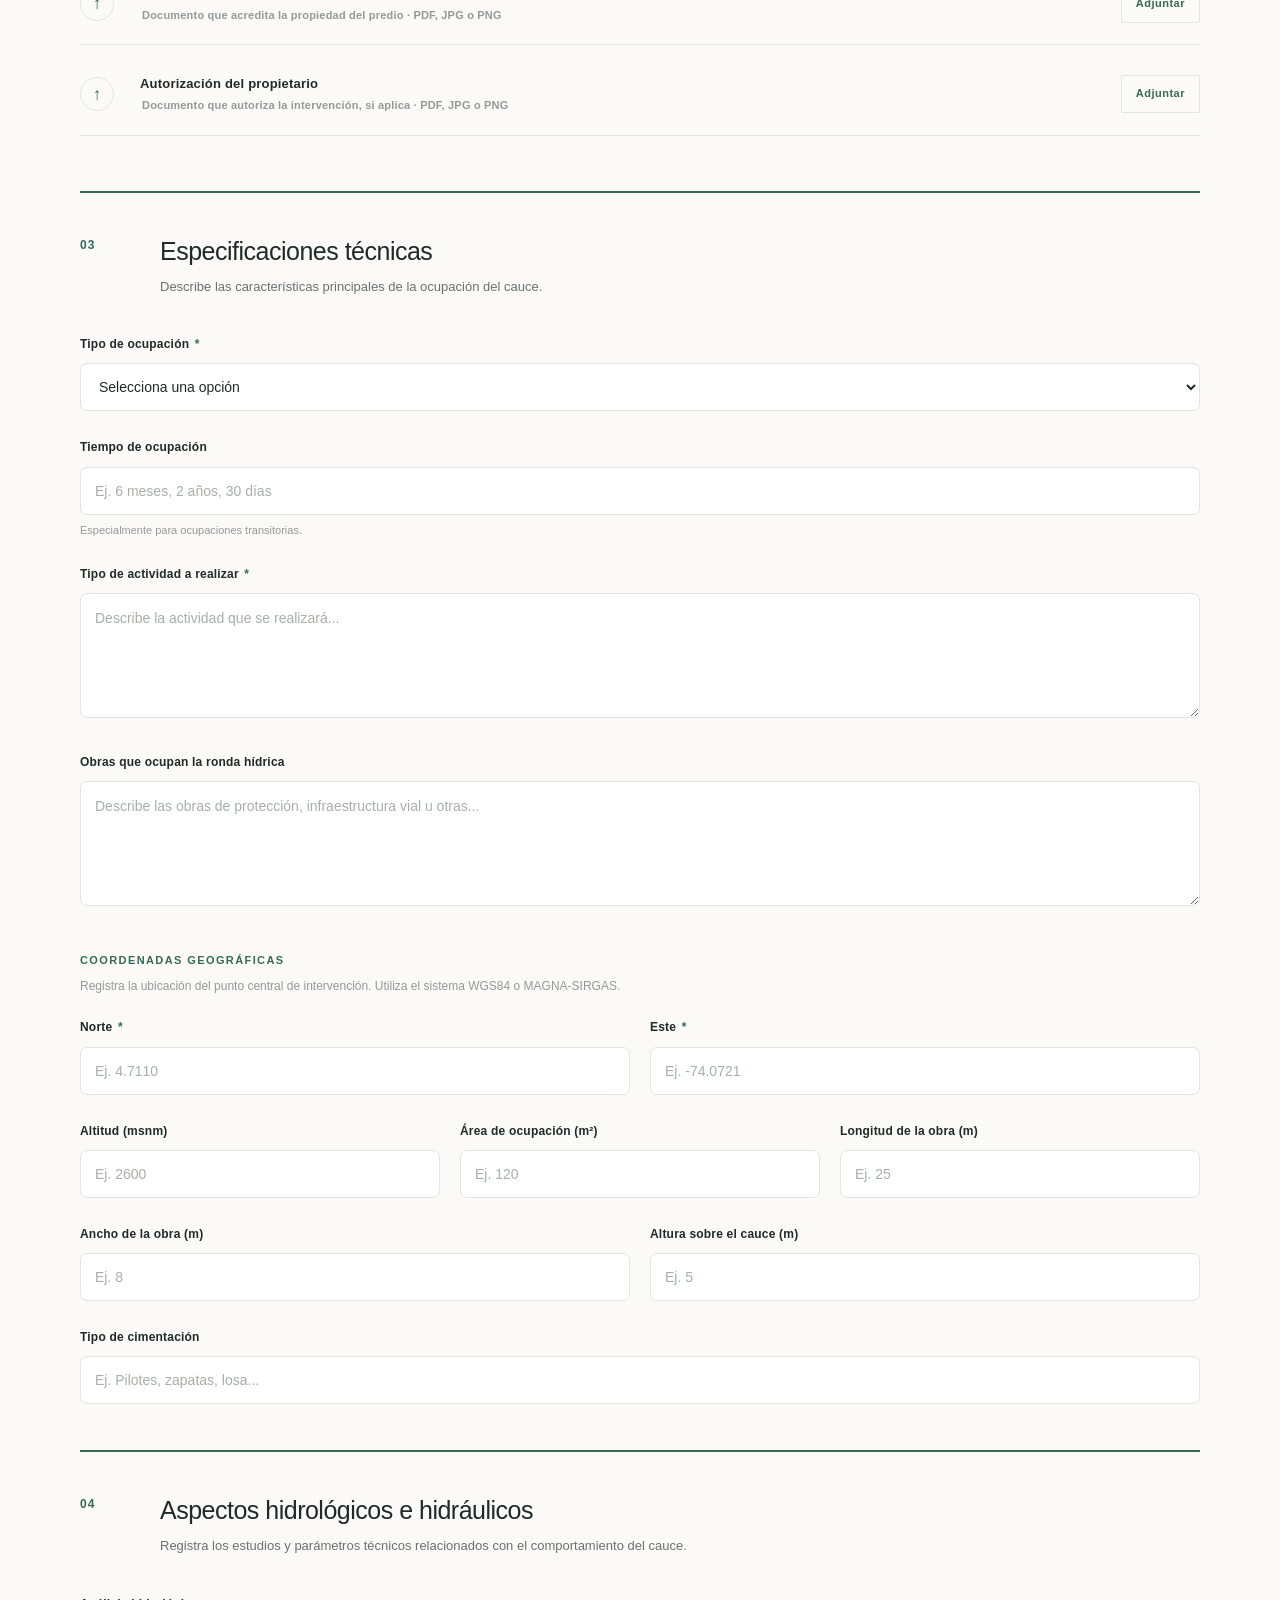
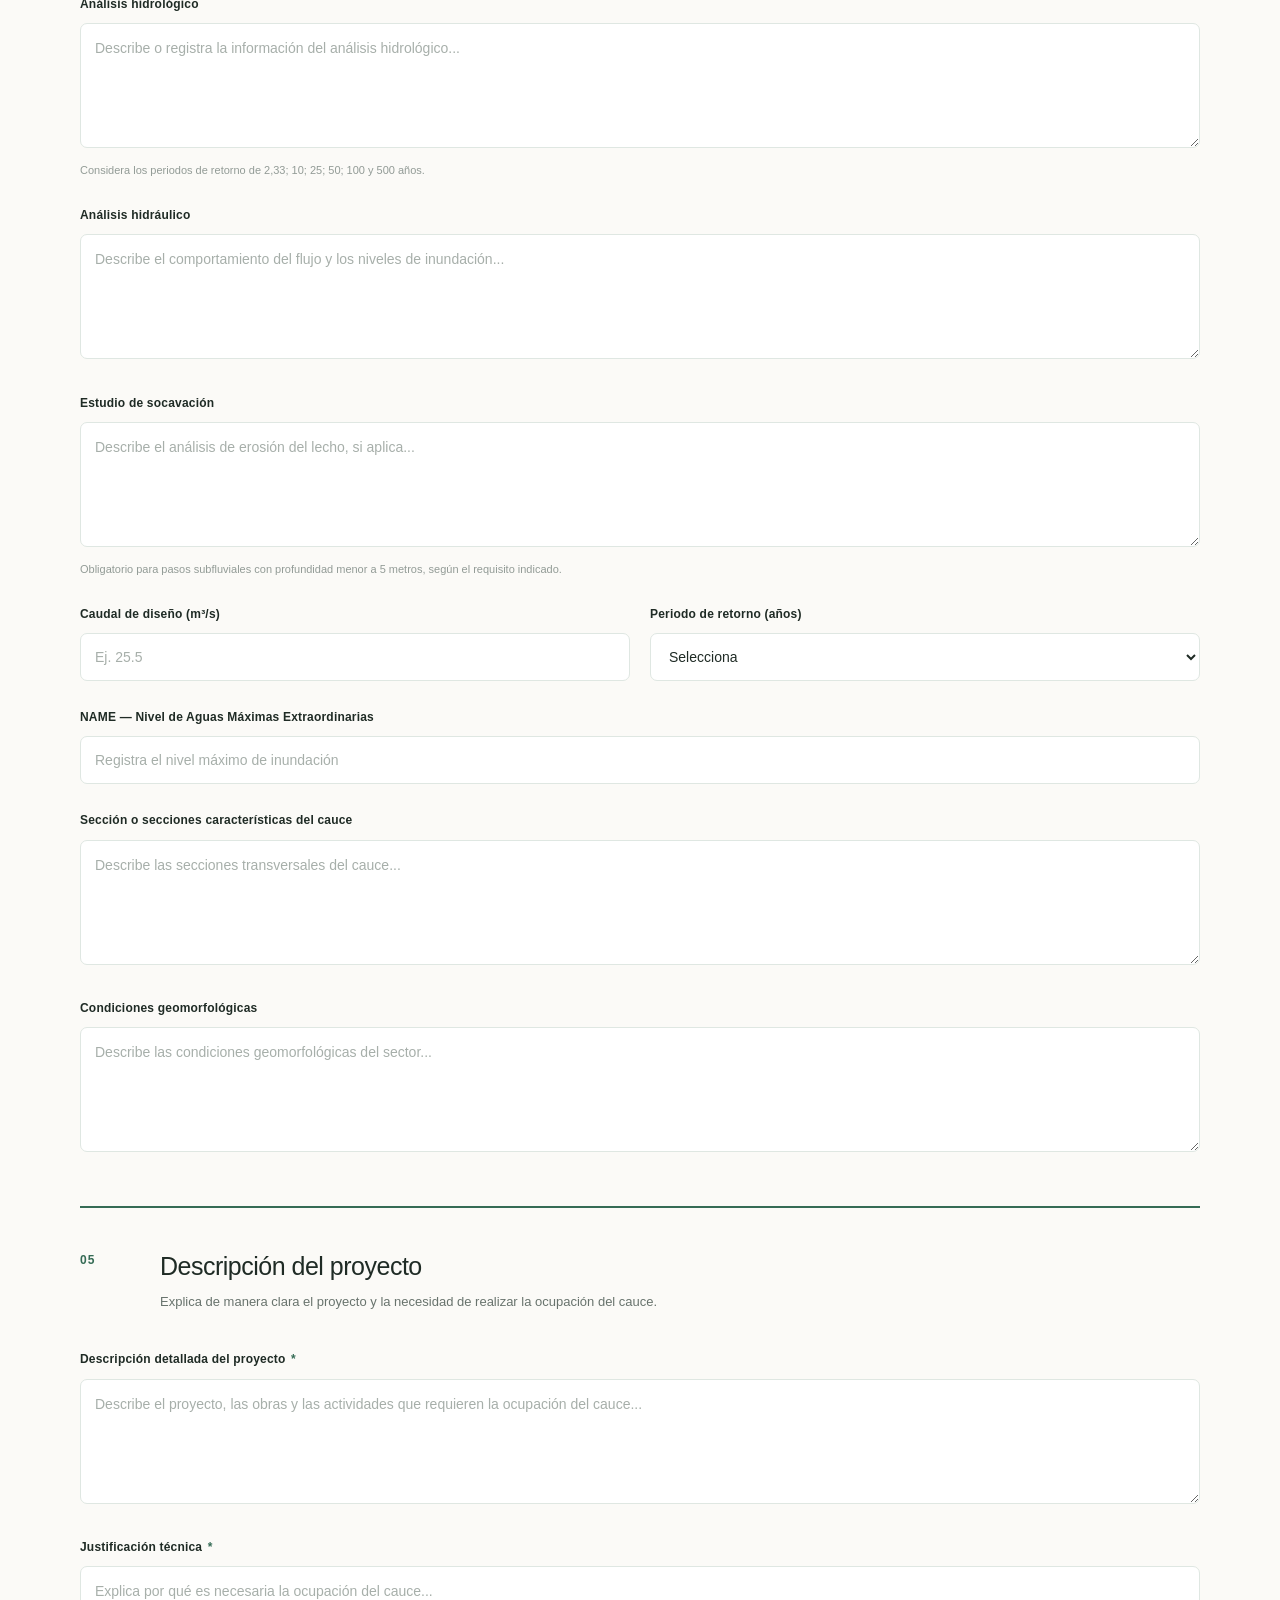
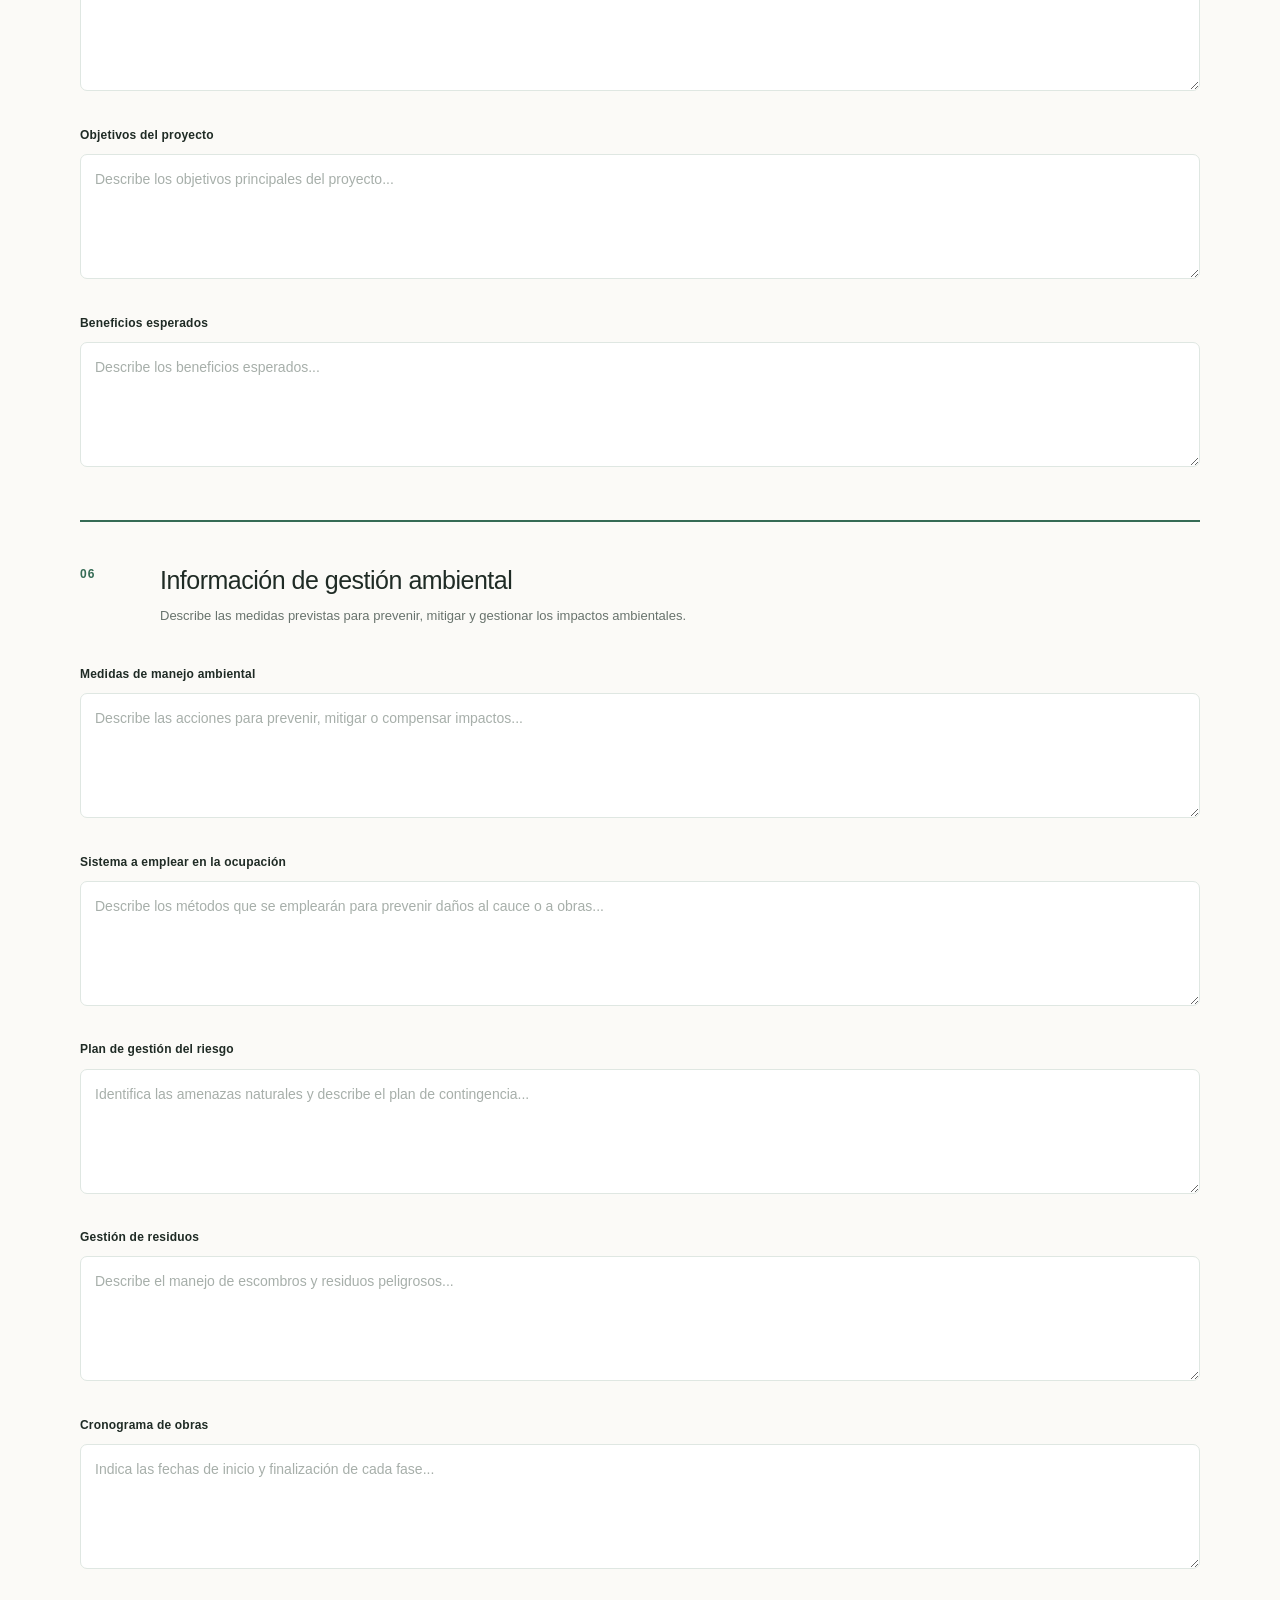
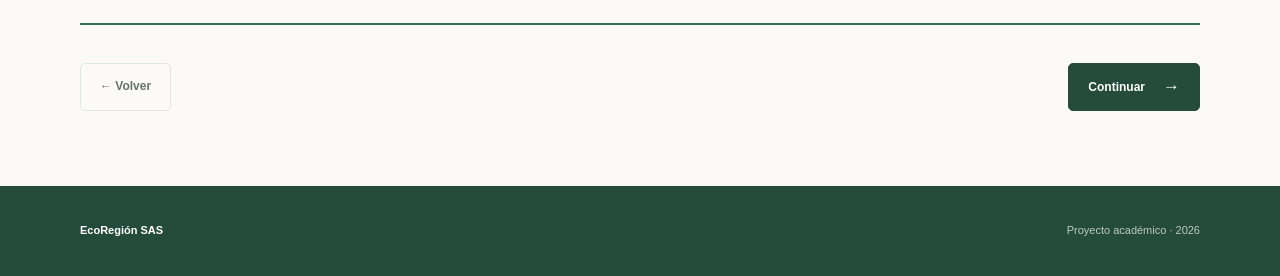
<file: form-proy.html>
<!DOCTYPE html>
<html lang="es">

<head>
    <meta charset="UTF-8">
    <meta name="viewport" content="width=device-width, initial-scale=1.0">

    <title>EcoRegión | EcoTrámiteCo</title>

    <link rel="icon" type="image/png" href="img/Logotipo.png">
    <link rel="stylesheet" href="form-proy.css">
</head>

<body>

    <!-- HEADER -->
    <header class="navbar">
        <div class="navbar-content">

            <a href="index.html" class="logo">
                <img src="img/Nombre.png" alt="EcoRegión">
            </a>

            <a href="form-user.html" class="back-home">
                ← Volver
            </a>

        </div>
    </header>


    <!-- CONTENIDO PRINCIPAL -->
    <main class="form-container">

        <!-- INTRODUCCIÓN -->
        <section class="form-intro">

            <div class="intro-top">
                <span class="eyebrow">INFORMACIÓN DEL PROYECTO</span>
                <span class="step-counter">02 / 03</span>
            </div>

            <h1>
                Información<br>
                del proyecto.
            </h1>

            <p>
                Ingresa la información técnica y geográfica del proyecto
                necesaria para evaluar la ocupación del cauce.
            </p>

            <!-- PROGRESO -->
            <div class="progress">

                <div class="progress-line">
                    <span class="progress-active"></span>
                </div>

                <div class="progress-labels">
                    <span>01&nbsp; Información</span>
                    <span class="active">02&nbsp; Proyecto</span>
                    <span>03&nbsp; Documentación</span>
                </div>

            </div>

        </section>


        <!-- FORMULARIO -->
        <form id="projectForm">


            <!-- 01. LOCALIZACIÓN Y JURISDICCIÓN -->
            <section class="form-block">

                <div class="block-heading">

                    <span class="block-number">01</span>

                    <div>
                        <h2>Localización y jurisdicción</h2>

                        <p>
                            Indica dónde se encuentra ubicado el proyecto
                            y cuál es la autoridad ambiental competente.
                        </p>
                    </div>

                </div>


                <div class="field">

                    <label for="autoridad">
                        Autoridad ambiental competente
                        <span>*</span>
                    </label>

                    <select id="autoridad" name="autoridad" required>

                        <option value="" selected disabled>
                            Selecciona una autoridad
                        </option>

                        <option value="CAR Cundinamarca">
                            CAR Cundinamarca
                        </option>

                        <option value="SDA">
                            Secretaría Distrital de Ambiente — SDA
                        </option>

                        <option value="Corpoboyaca">
                            Corpoboyacá
                        </option>

                    </select>

                </div>


                <div class="field-grid">

                    <div class="field">

                        <label for="departamento">
                            Departamento
                            <span>*</span>
                        </label>

                        <input type="text" id="departamento" name="departamento" placeholder="Ej. Cundinamarca"
                            required>

                    </div>


                    <div class="field">

                        <label for="municipio">
                            Municipio / Localidad
                            <span>*</span>
                        </label>

                        <input type="text" id="municipio" name="municipio" placeholder="Ej. Bogotá D.C." required>

                    </div>

                </div>


                <div class="field-grid">

                    <div class="field">

                        <label for="vereda">
                            Vereda / Corregimiento
                        </label>

                        <input type="text" id="vereda" name="vereda" placeholder="Escribe la vereda o corregimiento">

                    </div>


                    <div class="field">

                        <label for="cuerpoAgua">
                            Nombre del cuerpo de agua
                            <span>*</span>
                        </label>

                        <input type="text" id="cuerpoAgua" name="cuerpoAgua" placeholder="Ej. Río Bogotá" required>

                    </div>

                </div>


                <div class="field">

                    <label for="nombreProyecto">
                        Nombre del predio / proyecto
                        <span>*</span>
                    </label>

                    <input type="text" id="nombreProyecto" name="nombreProyecto"
                        placeholder="Escribe el nombre del predio o proyecto" required>

                </div>

            </section>



            <!-- 02. IDENTIFICACIÓN DEL PREDIO -->
            <section class="form-block">

                <div class="block-heading">

                    <span class="block-number">02</span>

                    <div>
                        <h2>Identificación del predio</h2>

                        <p>
                            Proporciona la información que permita
                            identificar jurídicamente el predio.
                        </p>
                    </div>

                </div>


                <div class="field">

                    <label for="cedulaCatastral">
                        Cédula catastral / Folio de matrícula
                        <span>*</span>
                    </label>

                    <input type="text" id="cedulaCatastral" name="cedulaCatastral"
                        placeholder="Número de identificación del predio" required>

                </div>


                <div class="field">

                    <label for="propietario">
                        Propietario del predio
                    </label>

                    <input type="text" id="propietario" name="propietario"
                        placeholder="Nombre completo del propietario">

                    <small>
                        Diligencia este campo si el propietario es diferente al solicitante.
                    </small>

                </div>


                <!-- DOCUMENTO -->
                                <!-- DOCUMENTOS -->
                                <div class="upload-list">
                                
                                    <label class="upload-row" for="certificadoTradicion">
                                
                                        <div class="upload-symbol">↑</div>
                                
                                        <div class="upload-info">
                                            <strong>Certificado de Libertad y Tradición</strong>
                                            <span>Documento que acredita la propiedad del predio · PDF, JPG o PNG</span>
                                        </div>
                                
                                        <span class="upload-action">Adjuntar</span>
                                
                                        <input type="file" id="certificadoTradicion" name="certificadoTradicion" accept=".pdf,.jpg,.jpeg,.png">
                                
                                    </label>
                                
                                
                                    <label class="upload-row" for="autorizacionPropietario">
                                
                                        <div class="upload-symbol">↑</div>
                                
                                        <div class="upload-info">
                                            <strong>Autorización del propietario</strong>
                                            <span>Documento que autoriza la intervención, si aplica · PDF, JPG o PNG</span>
                                        </div>
                                
                                        <span class="upload-action">Adjuntar</span>
                                
                                        <input type="file" id="autorizacionPropietario" name="autorizacionPropietario" accept=".pdf,.jpg,.jpeg,.png">
                                
                                    </label>
                                
                                </div>

            </section>



            <!-- 03. ESPECIFICACIONES TÉCNICAS -->
            <section class="form-block">

                <div class="block-heading">

                    <span class="block-number">03</span>

                    <div>
                        <h2>Especificaciones técnicas</h2>

                        <p>
                            Describe las características principales
                            de la ocupación del cauce.
                        </p>
                    </div>

                </div>


                <div class="field">

                    <label for="tipoOcupacion">
                        Tipo de ocupación
                        <span>*</span>
                    </label>

                    <select id="tipoOcupacion" name="tipoOcupacion" required>

                        <option value="" selected disabled>
                            Selecciona una opción
                        </option>

                        <option value="Permanente">
                            Permanente
                        </option>

                        <option value="Transitoria">
                            Transitoria
                        </option>

                    </select>

                </div>


                <div class="field">

                    <label for="tiempoOcupacion">
                        Tiempo de ocupación
                    </label>

                    <input type="text" id="tiempoOcupacion" name="tiempoOcupacion"
                        placeholder="Ej. 6 meses, 2 años, 30 días">

                    <small>
                        Especialmente para ocupaciones transitorias.
                    </small>

                </div>


                <div class="field">

                    <label for="tipoActividad">
                        Tipo de actividad a realizar
                        <span>*</span>
                    </label>

                    <textarea id="tipoActividad" name="tipoActividad"
                        placeholder="Describe la actividad que se realizará..." required></textarea>

                </div>


                <div class="field">

                    <label for="obrasRonda">
                        Obras que ocupan la ronda hídrica
                    </label>

                    <textarea id="obrasRonda" name="obrasRonda"
                        placeholder="Describe las obras de protección, infraestructura vial u otras..."></textarea>

                </div>


                <!-- COORDENADAS -->
                <div class="subheading">
                    <span>Coordenadas geográficas</span>
                </div>

                <p class="field-description">
                    Registra la ubicación del punto central de intervención.
                    Utiliza el sistema WGS84 o MAGNA-SIRGAS.
                </p>


                <div class="field-grid">

                    <div class="field">

                        <label for="norte">
                            Norte
                            <span>*</span>
                        </label>

                        <input type="text" id="norte" name="norte" placeholder="Ej. 4.7110" required>

                    </div>


                    <div class="field">

                        <label for="este">
                            Este
                            <span>*</span>
                        </label>

                        <input type="text" id="este" name="este" placeholder="Ej. -74.0721" required>

                    </div>

                </div>


                <div class="field-grid three-columns">

                    <div class="field">

                        <label for="altitud">
                            Altitud (msnm)
                        </label>

                        <input type="number" id="altitud" name="altitud" placeholder="Ej. 2600" step="any">

                    </div>


                    <div class="field">

                        <label for="areaOcupacion">
                            Área de ocupación (m²)
                        </label>

                        <input type="number" id="areaOcupacion" name="areaOcupacion" placeholder="Ej. 120" step="any"
                            min="0">

                    </div>


                    <div class="field">

                        <label for="longitudObra">
                            Longitud de la obra (m)
                        </label>

                        <input type="number" id="longitudObra" name="longitudObra" placeholder="Ej. 25" step="any"
                            min="0">

                    </div>

                </div>


                <div class="field-grid">

                    <div class="field">

                        <label for="anchoObra">
                            Ancho de la obra (m)
                        </label>

                        <input type="number" id="anchoObra" name="anchoObra" placeholder="Ej. 8" step="any" min="0">

                    </div>


                    <div class="field">

                        <label for="alturaCauce">
                            Altura sobre el cauce (m)
                        </label>

                        <input type="number" id="alturaCauce" name="alturaCauce" placeholder="Ej. 5" step="any" min="0">

                    </div>

                </div>


                <div class="field">

                    <label for="cimentacion">
                        Tipo de cimentación
                    </label>

                    <input type="text" id="cimentacion" name="cimentacion" placeholder="Ej. Pilotes, zapatas, losa...">

                </div>

            </section>



            <!-- 04. HIDROLOGÍA E HIDRÁULICA -->
            <section class="form-block">

                <div class="block-heading">

                    <span class="block-number">04</span>

                    <div>
                        <h2>Aspectos hidrológicos e hidráulicos</h2>

                        <p>
                            Registra los estudios y parámetros técnicos
                            relacionados con el comportamiento del cauce.
                        </p>
                    </div>

                </div>


                <div class="field">

                    <label for="analisisHidrologico">
                        Análisis hidrológico
                    </label>

                    <textarea id="analisisHidrologico" name="analisisHidrologico"
                        placeholder="Describe o registra la información del análisis hidrológico..."></textarea>

                    <small>
                        Considera los periodos de retorno de 2,33; 10; 25; 50; 100 y 500 años.
                    </small>

                </div>


                <div class="field">

                    <label for="analisisHidraulico">
                        Análisis hidráulico
                    </label>

                    <textarea id="analisisHidraulico" name="analisisHidraulico"
                        placeholder="Describe el comportamiento del flujo y los niveles de inundación..."></textarea>

                </div>


                <div class="field">

                    <label for="estudioSocavacion">
                        Estudio de socavación
                    </label>

                    <textarea id="estudioSocavacion" name="estudioSocavacion"
                        placeholder="Describe el análisis de erosión del lecho, si aplica..."></textarea>

                    <small>
                        Obligatorio para pasos subfluviales con profundidad menor a 5 metros, según el requisito
                        indicado.
                    </small>

                </div>


                <div class="field-grid">

                    <div class="field">

                        <label for="caudalDiseno">
                            Caudal de diseño (m³/s)
                        </label>

                        <input type="number" id="caudalDiseno" name="caudalDiseno" placeholder="Ej. 25.5" step="any"
                            min="0">

                    </div>


                    <div class="field">

                        <label for="periodoRetorno">
                            Periodo de retorno (años)
                        </label>

                        <select id="periodoRetorno" name="periodoRetorno">

                            <option value="" selected disabled>
                                Selecciona
                            </option>

                            <option value="2.33">2,33 años</option>
                            <option value="10">10 años</option>
                            <option value="25">25 años</option>
                            <option value="50">50 años</option>
                            <option value="100">100 años</option>
                            <option value="500">500 años</option>

                        </select>

                    </div>

                </div>


                <div class="field">

                    <label for="name">
                        NAME — Nivel de Aguas Máximas Extraordinarias
                    </label>

                    <input type="text" id="name" name="name" placeholder="Registra el nivel máximo de inundación">

                </div>


                <div class="field">

                    <label for="seccionesCauce">
                        Sección o secciones características del cauce
                    </label>

                    <textarea id="seccionesCauce" name="seccionesCauce"
                        placeholder="Describe las secciones transversales del cauce..."></textarea>

                </div>


                <div class="field">

                    <label for="condicionesGeomorfologicas">
                        Condiciones geomorfológicas
                    </label>

                    <textarea id="condicionesGeomorfologicas" name="condicionesGeomorfologicas"
                        placeholder="Describe las condiciones geomorfológicas del sector..."></textarea>

                </div>

            </section>



            <!-- 05. DESCRIPCIÓN DEL PROYECTO -->
            <section class="form-block">

                <div class="block-heading">

                    <span class="block-number">05</span>

                    <div>
                        <h2>Descripción del proyecto</h2>

                        <p>
                            Explica de manera clara el proyecto y la
                            necesidad de realizar la ocupación del cauce.
                        </p>
                    </div>

                </div>


                <div class="field">

                    <label for="descripcionProyecto">
                        Descripción detallada del proyecto
                        <span>*</span>
                    </label>

                    <textarea id="descripcionProyecto" name="descripcionProyecto"
                        placeholder="Describe el proyecto, las obras y las actividades que requieren la ocupación del cauce..."
                        required></textarea>

                </div>


                <div class="field">

                    <label for="justificacion">
                        Justificación técnica
                        <span>*</span>
                    </label>

                    <textarea id="justificacion" name="justificacion"
                        placeholder="Explica por qué es necesaria la ocupación del cauce..." required></textarea>

                </div>


                <div class="field">

                    <label for="objetivos">
                        Objetivos del proyecto
                    </label>

                    <textarea id="objetivos" name="objetivos"
                        placeholder="Describe los objetivos principales del proyecto..."></textarea>

                </div>


                <div class="field">

                    <label for="beneficios">
                        Beneficios esperados
                    </label>

                    <textarea id="beneficios" name="beneficios"
                        placeholder="Describe los beneficios esperados..."></textarea>

                </div>

            </section>



            <!-- 06. GESTIÓN AMBIENTAL -->
            <section class="form-block">

                <div class="block-heading">

                    <span class="block-number">06</span>

                    <div>
                        <h2>Información de gestión ambiental</h2>

                        <p>
                            Describe las medidas previstas para prevenir,
                            mitigar y gestionar los impactos ambientales.
                        </p>
                    </div>

                </div>


                <div class="field">

                    <label for="medidasManejo">
                        Medidas de manejo ambiental
                    </label>

                    <textarea id="medidasManejo" name="medidasManejo"
                        placeholder="Describe las acciones para prevenir, mitigar o compensar impactos..."></textarea>

                </div>


                <div class="field">

                    <label for="sistemaOcupacion">
                        Sistema a emplear en la ocupación
                    </label>

                    <textarea id="sistemaOcupacion" name="sistemaOcupacion"
                        placeholder="Describe los métodos que se emplearán para prevenir daños al cauce o a obras..."></textarea>

                </div>


                <div class="field">

                    <label for="planRiesgo">
                        Plan de gestión del riesgo
                    </label>

                    <textarea id="planRiesgo" name="planRiesgo"
                        placeholder="Identifica las amenazas naturales y describe el plan de contingencia..."></textarea>

                </div>


                <div class="field">

                    <label for="gestionResiduos">
                        Gestión de residuos
                    </label>

                    <textarea id="gestionResiduos" name="gestionResiduos"
                        placeholder="Describe el manejo de escombros y residuos peligrosos..."></textarea>

                </div>


                <div class="field">

                    <label for="cronograma">
                        Cronograma de obras
                    </label>

                    <textarea id="cronograma" name="cronograma"
                        placeholder="Indica las fechas de inicio y finalización de cada fase..."></textarea>

                </div>

            </section>



            <!-- BOTONES -->
            <div class="form-actions">

                <a href="form-user.html" class="secondary-button">
                    ← Volver
                </a>

                <button type="submit" class="primary-button">
                    Continuar
                    <span>→</span>
                </button>

            </div>

        </form>

    </main>



    <!-- FOOTER -->
    <footer class="footer">

        <div class="footer-content">

            <span>EcoRegión SAS</span>

            <span>Proyecto académico · 2026</span>

        </div>

    </footer>


    <!-- JAVASCRIPT -->
<script>

    // =====================================
    // ELEMENTOS
    // =====================================

    const projectForm = document.getElementById("projectForm");


    // =====================================
    // AUTORRELLENO DE CAMPOS AL CARGAR
    // =====================================

    function restaurarCampos() {

        document.querySelectorAll("input, select, textarea").forEach(function (el) {

            if (!el.name) return;
            if (el.type === "file") return;

            const valor = sessionStorage.getItem(el.name);
            if (valor === null) return;

            if (el.type === "checkbox") {
                el.checked = (valor === "true");
            } else {
                el.value = valor;
            }

        });

        restaurarArchivosVisuales();

    }


    // =====================================
    // RESTAURAR ESTADO VISUAL DE ARCHIVOS
    // (solo el nombre, el archivo real no se puede guardar)
    // =====================================

    function restaurarArchivosVisuales() {

        document.querySelectorAll('input[type="file"]').forEach(function (input) {

            if (!input.name) return;

            const nombreGuardado = sessionStorage.getItem(input.name + "_nombre");
            if (!nombreGuardado) return;

            const row = input.closest(".upload-row");
            if (!row) return;

            const symbol = row.querySelector(".upload-symbol");
            const action = row.querySelector(".upload-action");
            const info   = row.querySelector(".upload-info");

            const previo = info.querySelector(".file-name");
            if (previo) previo.remove();

            row.classList.add("has-file");
            if (symbol) symbol.textContent = "✓";
            if (action) action.textContent = "Cambiar";

            const chip = document.createElement("span");
            chip.className = "file-name";
            chip.textContent = nombreGuardado;
            info.appendChild(chip);

        });

    }


    // =====================================
    // AUTOGUARDADO
    // =====================================

    function guardarCampo(event) {

        const el = event.target;
        if (!el.name) return;
        if (el.type === "file") return;

        if (el.type === "checkbox") {
            sessionStorage.setItem(el.name, el.checked);
        } else {
            sessionStorage.setItem(el.name, el.value);
        }

    }

    document.querySelectorAll("input, select, textarea").forEach(function (el) {

        if (el.type === "file") return;

        el.addEventListener("input", guardarCampo);
        el.addEventListener("change", guardarCampo);
        el.addEventListener("blur", guardarCampo);

    });


    // =====================================
    // VALIDACIÓN SUAVE
    // =====================================

    function validarFormulario() {

        let valido = true;
        let primeroInvalido = null;

        document.querySelectorAll("[required]").forEach(function (el) {

            el.style.borderColor = "";

            let vacio = false;

            if (el.type === "checkbox") {
                vacio = !el.checked;
            } else if (el.type === "file") {
                vacio = false;
            } else {
                vacio = (el.value.trim() === "");
            }

            if (vacio) {
                el.style.borderColor = "#c65a5a";
                valido = false;
                if (!primeroInvalido) primeroInvalido = el;
            }

        });

        if (!valido && primeroInvalido) {
            primeroInvalido.scrollIntoView({ behavior: "smooth", block: "center" });
            primeroInvalido.focus();
        }

        return valido;

    }

    document.querySelectorAll("[required]").forEach(function (el) {

        el.addEventListener("input", function () {
            el.style.borderColor = "";
        });

        el.addEventListener("change", function () {
            el.style.borderColor = "";
        });

    });


    // =====================================
    // ENVÍO DEL FORMULARIO
    // =====================================

    projectForm.addEventListener("submit", function (event) {

        event.preventDefault();

        if (!validarFormulario()) {
            return;
        }

        const datos = new FormData(projectForm);

        datos.forEach(function (valor, nombre) {
            if (typeof valor === "string") {
                sessionStorage.setItem(nombre, valor);
            }
        });

        window.location.href = "form-doc.html";

    });


    // =====================================
    // FEEDBACK VISUAL DE ARCHIVOS
    // + GUARDAR SOLO EL NOMBRE
    // =====================================

    document.querySelectorAll('input[type="file"]').forEach(function (input) {

        input.addEventListener("change", function () {

            const row = input.closest(".upload-row");
            if (!row) return;

            const symbol = row.querySelector(".upload-symbol");
            const action = row.querySelector(".upload-action");
            const info   = row.querySelector(".upload-info");

            const previo = info.querySelector(".file-name");
            if (previo) previo.remove();

            if (input.files && input.files.length > 0) {

                const archivo = input.files[0];

                row.classList.add("has-file");
                if (symbol) symbol.textContent = "✓";
                if (action) action.textContent = "Cambiar";

                const chip = document.createElement("span");
                chip.className = "file-name";
                chip.textContent = archivo.name;
                info.appendChild(chip);

                if (input.name) {
                    sessionStorage.setItem(input.name + "_nombre", archivo.name);
                }

            } else {

                row.classList.remove("has-file");
                if (symbol) symbol.textContent = "↑";
                if (action) action.textContent = "Adjuntar";

                if (input.name) {
                    sessionStorage.removeItem(input.name + "_nombre");
                }

            }

        });

    });


    // =====================================
    // INICIALIZAR
    // =====================================

    restaurarCampos();

</script>

</body>

</html>
</file>
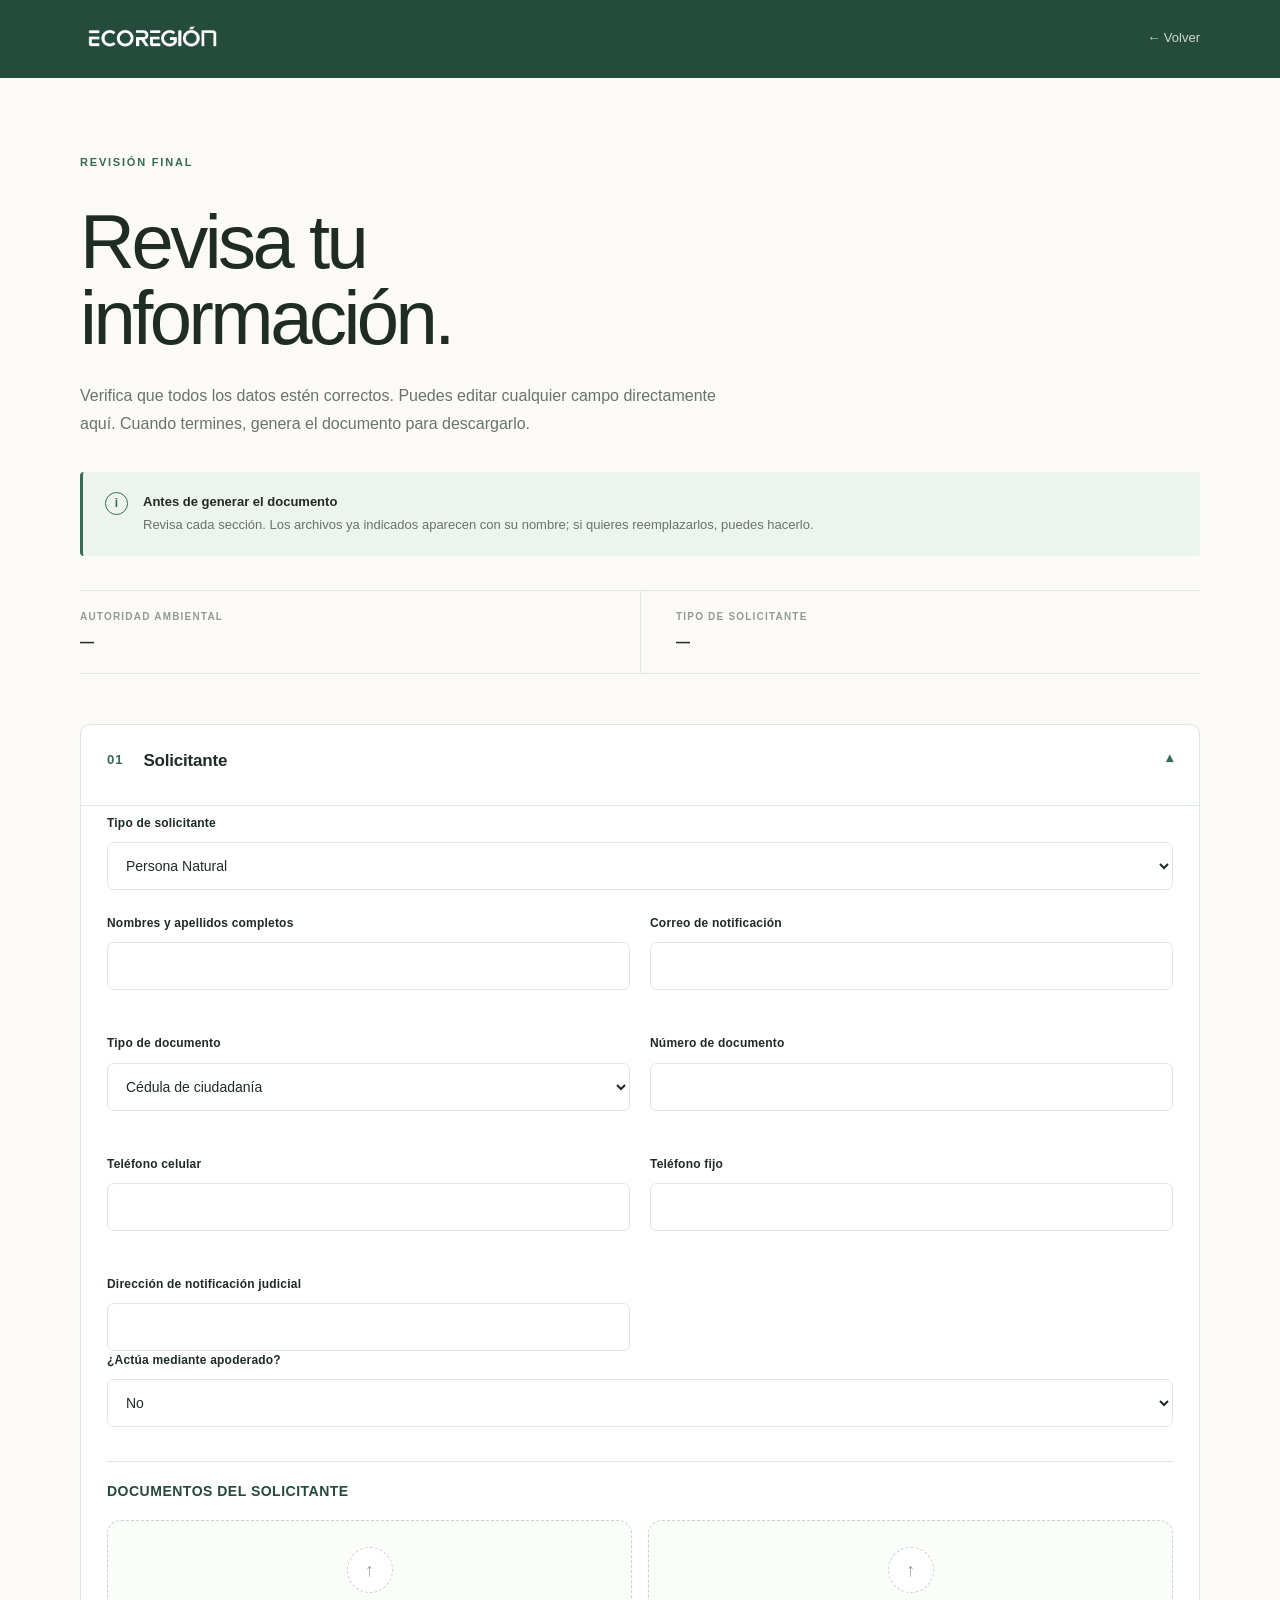
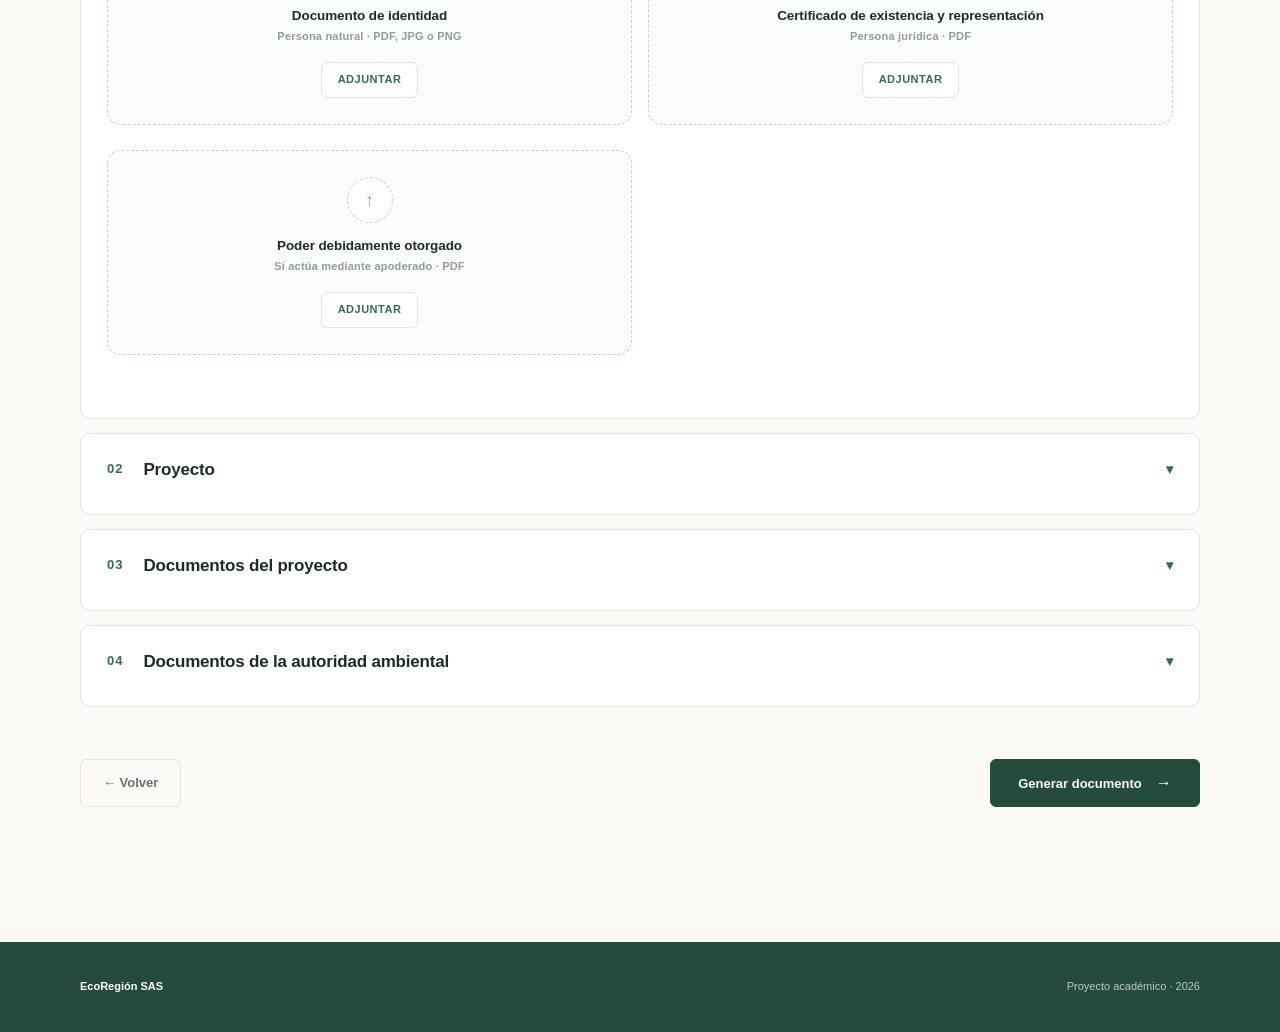
<file: form-resumen.html>
<!DOCTYPE html>
<html lang="es">

<head>
    <meta charset="UTF-8">
    <meta name="viewport" content="width=device-width, initial-scale=1.0">

    <title>Revisión · EcoTrámiteCo</title>

    <link rel="icon" type="image/png" href="img/Logotipo.png">
    <link rel="stylesheet" href="form-resumen.css">
    <script src="js/docx.umd.js"></script>
</head>

<body>

    <!-- HEADER -->
    <header class="navbar">
        <div class="navbar-content">

            <a href="index.html" class="logo">
                <img src="img/Nombre.png" alt="EcoTrámiteCo">
            </a>

            <a href="form-doc.html" class="back-home">
                ← Volver
            </a>

        </div>
    </header>


    <!-- CONTENIDO -->
    <main class="form-container">

        <!-- INTRO -->
        <section class="form-intro">

            <div class="intro-top">

                <span class="eyebrow">
                    REVISIÓN FINAL
                </span>

            </div>

            <h1>
                Revisa tu<br>
                información.
            </h1>

            <p>
                Verifica que todos los datos estén correctos. Puedes
                editar cualquier campo directamente aquí. Cuando termines,
                genera el documento para descargarlo.
            </p>


            <!-- AVISO -->
            <div class="review-note">

                <span class="review-note-icon">i</span>

                <div>

                    <strong>
                        Antes de generar el documento
                    </strong>

                    <p>
                        Revisa cada sección. Los archivos ya indicados aparecen
                        con su nombre; si quieres reemplazarlos, puedes hacerlo.
                    </p>

                </div>

            </div>


            <!-- RESUMEN -->
            <div class="application-summary">

                <div>
                    <span>Autoridad ambiental</span>
                    <strong id="authoritySummary">—</strong>
                </div>

                <div>
                    <span>Tipo de solicitante</span>
                    <strong id="applicantSummary">—</strong>
                </div>

            </div>

        </section>


        <!-- FORMULARIO / ACORDEONES -->
        <section class="form-section">

            <form id="reviewForm">


                <!-- =====================================
                     ACORDEÓN 01 · SOLICITANTE
                ====================================== -->

                <div class="accordion">

                    <input type="checkbox" id="acc1" class="accordion-toggle" checked>

                    <label for="acc1" class="accordion-header">

                        <span class="accordion-number">01</span>

                        <span class="accordion-title">
                            Solicitante
                        </span>

                        <span class="accordion-arrow">▾</span>

                    </label>


                    <div class="accordion-body">

                        <!-- TIPO DE SOLICITANTE -->

                        <div class="field">

                            <label for="tipoSolicitante">
                                Tipo de solicitante
                            </label>

                            <select id="tipoSolicitante" name="tipoSolicitante">
                                <option value="" disabled>Selecciona</option>
                                <option value="natural">Persona Natural</option>
                                <option value="juridica">Persona Jurídica</option>
                            </select>

                        </div>


                        <!-- BLOQUE NATURAL -->

                        <div class="review-subblock" id="blockNatural" style="display:none;">

                            <div class="field-grid">

                                <div class="field full-width">
                                    <label for="nombres">Nombres y apellidos completos</label>
                                    <input type="text" id="nombres" name="nombres">
                                </div>

                                <div class="field">
                                    <label for="correo">Correo de notificación</label>
                                    <input type="email" id="correo" name="correo">
                                </div>

                                <div class="field">
                                    <label for="tipoDocumento">Tipo de documento</label>
                                    <select id="tipoDocumento" name="tipoDocumento">
                                        <option value="" disabled>Selecciona</option>
                                        <option value="cc">Cédula de ciudadanía</option>
                                        <option value="ce">Cédula de extranjería</option>
                                        <option value="pasaporte">Pasaporte</option>
                                    </select>
                                </div>

                                <div class="field">
                                    <label for="numeroDocumento">Número de documento</label>
                                    <input type="text" id="numeroDocumento" name="numeroDocumento">
                                </div>

                                <div class="field">
                                    <label for="celular">Teléfono celular</label>
                                    <input type="tel" id="celular" name="celular">
                                </div>

                                <div class="field">
                                    <label for="telefono">Teléfono fijo</label>
                                    <input type="tel" id="telefono" name="telefono">
                                </div>

                                <div class="field full-width">
                                    <label for="direccion">Dirección de notificación judicial</label>
                                    <input type="text" id="direccion" name="direccion">
                                </div>

                            </div>

                        </div>


                        <!-- BLOQUE JURÍDICA -->

                        <div class="review-subblock" id="blockJuridica" style="display:none;">

                            <div class="field-grid">

                                <div class="field full-width">
                                    <label for="razonSocial">Razón social o nombre de la entidad</label>
                                    <input type="text" id="razonSocial" name="razonSocial">
                                </div>

                                <div class="field">
                                    <label for="nit">NIT con dígito de verificación</label>
                                    <input type="text" id="nit" name="nit">
                                </div>

                                <div class="field">
                                    <label for="representante">Representante legal</label>
                                    <input type="text" id="representante" name="representante">
                                </div>

                                <div class="field">
                                    <label for="cedulaRepresentante">Cédula del representante</label>
                                    <input type="text" id="cedulaRepresentante" name="cedulaRepresentante">
                                </div>

                                <div class="field">
                                    <label for="correoInstitucional">Correo institucional</label>
                                    <input type="email" id="correoInstitucional" name="correoInstitucional">
                                </div>

                                <div class="field">
                                    <label for="correoRepresentante">Correo del representante</label>
                                    <input type="email" id="correoRepresentante" name="correoRepresentante">
                                </div>

                                <div class="field">
                                    <label for="telefonoEmpresa">Teléfono de contacto</label>
                                    <input type="tel" id="telefonoEmpresa" name="telefonoEmpresa">
                                </div>

                                <div class="field full-width">
                                    <label for="direccionEmpresa">Dirección de notificación judicial</label>
                                    <input type="text" id="direccionEmpresa" name="direccionEmpresa">
                                </div>

                            </div>

                        </div>


                        <!-- APODERADO -->

                        <div class="field">
                            <label for="tieneApoderado">¿Actúa mediante apoderado?</label>
                            <select id="tieneApoderado" name="tieneApoderado">
                                <option value="" disabled>Selecciona</option>
                                <option value="no">No</option>
                                <option value="si">Sí</option>
                            </select>
                        </div>

                        <div class="review-subblock" id="blockApoderado" style="display:none;">

                            <div class="field-grid">

                                <div class="field">
                                    <label for="nombreApoderado">Nombre completo del apoderado</label>
                                    <input type="text" id="nombreApoderado" name="nombreApoderado">
                                </div>

                                <div class="field">
                                    <label for="cedulaApoderado">Cédula del apoderado</label>
                                    <input type="text" id="cedulaApoderado" name="cedulaApoderado">
                                </div>

                            </div>

                        </div>


                        <!-- DOCUMENTOS DEL SOLICITANTE -->

                        <h3 class="review-subtitle">
                            Documentos del solicitante
                        </h3>

                        <div class="upload-list">

                            <label class="upload-row" for="documentoIdentidad">
                                <div class="upload-symbol">↑</div>
                                <div class="upload-info">
                                    <strong>Documento de identidad</strong>
                                    <span>Persona natural · PDF, JPG o PNG</span>
                                </div>
                                <span class="upload-action">Adjuntar</span>
                                <input type="file" id="documentoIdentidad" name="documentoIdentidad" accept=".pdf,.jpg,.jpeg,.png">
                            </label>

                            <label class="upload-row" for="certificado">
                                <div class="upload-symbol">↑</div>
                                <div class="upload-info">
                                    <strong>Certificado de existencia y representación</strong>
                                    <span>Persona jurídica · PDF</span>
                                </div>
                                <span class="upload-action">Adjuntar</span>
                                <input type="file" id="certificado" name="certificado" accept=".pdf">
                            </label>

                            <label class="upload-row" for="poder">
                                <div class="upload-symbol">↑</div>
                                <div class="upload-info">
                                    <strong>Poder debidamente otorgado</strong>
                                    <span>Si actúa mediante apoderado · PDF</span>
                                </div>
                                <span class="upload-action">Adjuntar</span>
                                <input type="file" id="poder" name="poder" accept=".pdf">
                            </label>

                        </div>

                    </div>

                </div>



                <!-- =====================================
                     ACORDEÓN 02 · PROYECTO
                ====================================== -->

                <div class="accordion">

                    <input type="checkbox" id="acc2" class="accordion-toggle">

                    <label for="acc2" class="accordion-header">

                        <span class="accordion-number">02</span>

                        <span class="accordion-title">
                            Proyecto
                        </span>

                        <span class="accordion-arrow">▾</span>

                    </label>


                    <div class="accordion-body">

                        <!-- LOCALIZACIÓN -->

                        <h3 class="review-subtitle">Localización y jurisdicción</h3>

                        <div class="field">
                            <label for="autoridad">Autoridad ambiental competente</label>
                            <select id="autoridad" name="autoridad">
                                <option value="" disabled>Selecciona</option>
                                <option value="CAR Cundinamarca">CAR Cundinamarca</option>
                                <option value="SDA">Secretaría Distrital de Ambiente — SDA</option>
                                <option value="Corpoboyaca">Corpoboyacá</option>
                            </select>
                        </div>

                        <div class="field-grid">

                            <div class="field">
                                <label for="departamento">Departamento</label>
                                <input type="text" id="departamento" name="departamento">
                            </div>

                            <div class="field">
                                <label for="municipio">Municipio / Localidad</label>
                                <input type="text" id="municipio" name="municipio">
                            </div>

                        </div>

                        <div class="field-grid">

                            <div class="field">
                                <label for="vereda">Vereda / Corregimiento</label>
                                <input type="text" id="vereda" name="vereda">
                            </div>

                            <div class="field">
                                <label for="cuerpoAgua">Nombre del cuerpo de agua</label>
                                <input type="text" id="cuerpoAgua" name="cuerpoAgua">
                            </div>

                        </div>

                        <div class="field">
                            <label for="nombreProyecto">Nombre del predio / proyecto</label>
                            <input type="text" id="nombreProyecto" name="nombreProyecto">
                        </div>


                        <!-- PREDIO -->

                        <h3 class="review-subtitle">Identificación del predio</h3>

                        <div class="field">
                            <label for="cedulaCatastral">Cédula catastral / Folio de matrícula</label>
                            <input type="text" id="cedulaCatastral" name="cedulaCatastral">
                        </div>

                        <div class="field">
                            <label for="propietario">Propietario del predio</label>
                            <input type="text" id="propietario" name="propietario">
                        </div>


                        <!-- ESPECIFICACIONES -->

                        <h3 class="review-subtitle">Especificaciones técnicas</h3>

                        <div class="field">
                            <label for="tipoOcupacion">Tipo de ocupación</label>
                            <select id="tipoOcupacion" name="tipoOcupacion">
                                <option value="" disabled>Selecciona</option>
                                <option value="Permanente">Permanente</option>
                                <option value="Transitoria">Transitoria</option>
                            </select>
                        </div>

                        <div class="field">
                            <label for="tiempoOcupacion">Tiempo de ocupación</label>
                            <input type="text" id="tiempoOcupacion" name="tiempoOcupacion">
                        </div>

                        <div class="field">
                            <label for="tipoActividad">Tipo de actividad a realizar</label>
                            <textarea id="tipoActividad" name="tipoActividad"></textarea>
                        </div>

                        <div class="field">
                            <label for="obrasRonda">Obras que ocupan la ronda hídrica</label>
                            <textarea id="obrasRonda" name="obrasRonda"></textarea>
                        </div>

                        <div class="field-grid">

                            <div class="field">
                                <label for="norte">Norte</label>
                                <input type="text" id="norte" name="norte">
                            </div>

                            <div class="field">
                                <label for="este">Este</label>
                                <input type="text" id="este" name="este">
                            </div>

                        </div>

                        <div class="field-grid three-columns">

                            <div class="field">
                                <label for="altitud">Altitud (msnm)</label>
                                <input type="number" id="altitud" name="altitud" step="any">
                            </div>

                            <div class="field">
                                <label for="areaOcupacion">Área de ocupación (m²)</label>
                                <input type="number" id="areaOcupacion" name="areaOcupacion" step="any">
                            </div>

                            <div class="field">
                                <label for="longitudObra">Longitud de la obra (m)</label>
                                <input type="number" id="longitudObra" name="longitudObra" step="any">
                            </div>

                        </div>

                        <div class="field-grid">

                            <div class="field">
                                <label for="anchoObra">Ancho de la obra (m)</label>
                                <input type="number" id="anchoObra" name="anchoObra" step="any">
                            </div>

                            <div class="field">
                                <label for="alturaCauce">Altura sobre el cauce (m)</label>
                                <input type="number" id="alturaCauce" name="alturaCauce" step="any">
                            </div>

                        </div>

                        <div class="field">
                            <label for="cimentacion">Tipo de cimentación</label>
                            <input type="text" id="cimentacion" name="cimentacion">
                        </div>


                        <!-- HIDROLOGÍA -->

                        <h3 class="review-subtitle">Aspectos hidrológicos e hidráulicos</h3>

                        <div class="field">
                            <label for="analisisHidrologico">Análisis hidrológico</label>
                            <textarea id="analisisHidrologico" name="analisisHidrologico"></textarea>
                        </div>

                        <div class="field">
                            <label for="analisisHidraulico">Análisis hidráulico</label>
                            <textarea id="analisisHidraulico" name="analisisHidraulico"></textarea>
                        </div>

                        <div class="field">
                            <label for="estudioSocavacion">Estudio de socavación</label>
                            <textarea id="estudioSocavacion" name="estudioSocavacion"></textarea>
                        </div>

                        <div class="field-grid">

                            <div class="field">
                                <label for="caudalDiseno">Caudal de diseño (m³/s)</label>
                                <input type="number" id="caudalDiseno" name="caudalDiseno" step="any">
                            </div>

                            <div class="field">
                                <label for="periodoRetorno">Periodo de retorno (años)</label>
                                <select id="periodoRetorno" name="periodoRetorno">
                                    <option value="" disabled>Selecciona</option>
                                    <option value="2.33">2,33 años</option>
                                    <option value="10">10 años</option>
                                    <option value="25">25 años</option>
                                    <option value="50">50 años</option>
                                    <option value="100">100 años</option>
                                    <option value="500">500 años</option>
                                </select>
                            </div>

                        </div>

                        <div class="field">
                            <label for="name">NAME — Nivel de Aguas Máximas Extraordinarias</label>
                            <input type="text" id="name" name="name">
                        </div>

                        <div class="field">
                            <label for="seccionesCauce">Sección o secciones características del cauce</label>
                            <textarea id="seccionesCauce" name="seccionesCauce"></textarea>
                        </div>

                        <div class="field">
                            <label for="condicionesGeomorfologicas">Condiciones geomorfológicas</label>
                            <textarea id="condicionesGeomorfologicas" name="condicionesGeomorfologicas"></textarea>
                        </div>


                        <!-- DESCRIPCIÓN -->

                        <h3 class="review-subtitle">Descripción del proyecto</h3>

                        <div class="field">
                            <label for="descripcionProyecto">Descripción detallada del proyecto</label>
                            <textarea id="descripcionProyecto" name="descripcionProyecto"></textarea>
                        </div>

                        <div class="field">
                            <label for="justificacion">Justificación técnica</label>
                            <textarea id="justificacion" name="justificacion"></textarea>
                        </div>

                        <div class="field">
                            <label for="objetivos">Objetivos del proyecto</label>
                            <textarea id="objetivos" name="objetivos"></textarea>
                        </div>

                        <div class="field">
                            <label for="beneficios">Beneficios esperados</label>
                            <textarea id="beneficios" name="beneficios"></textarea>
                        </div>


                        <!-- GESTIÓN AMBIENTAL -->

                        <h3 class="review-subtitle">Información de gestión ambiental</h3>

                        <div class="field">
                            <label for="medidasManejo">Medidas de manejo ambiental</label>
                            <textarea id="medidasManejo" name="medidasManejo"></textarea>
                        </div>

                        <div class="field">
                            <label for="sistemaOcupacion">Sistema a emplear en la ocupación</label>
                            <textarea id="sistemaOcupacion" name="sistemaOcupacion"></textarea>
                        </div>

                        <div class="field">
                            <label for="planRiesgo">Plan de gestión del riesgo</label>
                            <textarea id="planRiesgo" name="planRiesgo"></textarea>
                        </div>

                        <div class="field">
                            <label for="gestionResiduos">Gestión de residuos</label>
                            <textarea id="gestionResiduos" name="gestionResiduos"></textarea>
                        </div>

                        <div class="field">
                            <label for="cronograma">Cronograma de obras</label>
                            <textarea id="cronograma" name="cronograma"></textarea>
                        </div>

                    </div>

                </div>



                <!-- =====================================
                     ACORDEÓN 03 · DOCUMENTOS DEL PROYECTO
                ====================================== -->

                <div class="accordion">

                    <input type="checkbox" id="acc3" class="accordion-toggle">

                    <label for="acc3" class="accordion-header">

                        <span class="accordion-number">03</span>

                        <span class="accordion-title">
                            Documentos del proyecto
                        </span>

                        <span class="accordion-arrow">▾</span>

                    </label>


                    <div class="accordion-body">

                        <div class="upload-list">

                            <label class="upload-row" for="certificadoTradicion">
                                <div class="upload-symbol">↑</div>
                                <div class="upload-info">
                                    <strong>Certificado de Libertad y Tradición</strong>
                                    <span>Documento que acredita la propiedad del predio · PDF, JPG o PNG</span>
                                </div>
                                <span class="upload-action">Adjuntar</span>
                                <input type="file" id="certificadoTradicion" name="certificadoTradicion" accept=".pdf,.jpg,.jpeg,.png">
                            </label>

                            <label class="upload-row" for="autorizacionPropietario">
                                <div class="upload-symbol">↑</div>
                                <div class="upload-info">
                                    <strong>Autorización del propietario</strong>
                                    <span>Documento que autoriza la intervención, si aplica · PDF, JPG o PNG</span>
                                </div>
                                <span class="upload-action">Adjuntar</span>
                                <input type="file" id="autorizacionPropietario" name="autorizacionPropietario" accept=".pdf,.jpg,.jpeg,.png">
                            </label>

                        </div>

                    </div>

                </div>



                <!-- =====================================
                     ACORDEÓN 04 · DOCUMENTOS DE LA AUTORIDAD
                ====================================== -->

                <div class="accordion">

                    <input type="checkbox" id="acc4" class="accordion-toggle">

                    <label for="acc4" class="accordion-header">

                        <span class="accordion-number">04</span>

                        <span class="accordion-title">
                            Documentos de la autoridad ambiental
                        </span>

                        <span class="accordion-arrow">▾</span>

                    </label>


                    <div class="accordion-body">

                        <p class="review-authority-tag">
                            Autoridad: <strong id="reviewAuthority">—</strong>
                        </p>


                        <!-- CAR -->

                        <div id="reviewCAR" style="display:none;">

                            <h3 class="review-subtitle">Documentos generales</h3>

                            <div class="upload-list">

                                <label class="upload-row" for="carFormulario">
                                    <div class="upload-symbol">↑</div>
                                    <div class="upload-info">
                                        <strong>Formulario Único Nacional</strong>
                                        <span>Diligenciado y firmado por el solicitante</span>
                                    </div>
                                    <span class="upload-action">Adjuntar</span>
                                    <input type="file" name="carFormulario" id="carFormulario" accept=".pdf,.jpg,.jpeg,.png">
                                </label>

                                <label class="upload-row" for="carCedulaNatural">
                                    <div class="upload-symbol">↑</div>
                                    <div class="upload-info">
                                        <strong>Fotocopia de la cédula de ciudadanía</strong>
                                        <span>Requerida para personas naturales</span>
                                    </div>
                                    <span class="upload-action">Adjuntar</span>
                                    <input type="file" name="carCedulaNatural" id="carCedulaNatural" accept=".pdf,.jpg,.jpeg,.png">
                                </label>

                                <label class="upload-row" for="carCertificadoLegal">
                                    <div class="upload-symbol">↑</div>
                                    <div class="upload-info">
                                        <strong>Certificado de existencia y representación legal</strong>
                                        <span>Requerido para personas jurídicas</span>
                                    </div>
                                    <span class="upload-action">Adjuntar</span>
                                    <input type="file" name="carCertificadoLegal" id="carCertificadoLegal" accept=".pdf">
                                </label>

                                <label class="upload-row" for="carPoder">
                                    <div class="upload-symbol">↑</div>
                                    <div class="upload-info">
                                        <strong>Poder debidamente otorgado</strong>
                                        <span>Requerido cuando se actúe mediante apoderado</span>
                                    </div>
                                    <span class="upload-action">Adjuntar</span>
                                    <input type="file" name="carPoder" id="carPoder" accept=".pdf,.jpg,.jpeg,.png">
                                </label>

                                <label class="upload-row" for="carLibertad">
                                    <div class="upload-symbol">↑</div>
                                    <div class="upload-info">
                                        <strong>Certificado de libertad y tradición</strong>
                                        <span>Expedido dentro del mes inmediatamente anterior</span>
                                    </div>
                                    <span class="upload-action">Adjuntar</span>
                                    <input type="file" name="carLibertad" id="carLibertad" accept=".pdf">
                                </label>

                                <label class="upload-row" for="carAutorizacion">
                                    <div class="upload-symbol">↑</div>
                                    <div class="upload-info">
                                        <strong>Autorización del propietario</strong>
                                        <span>Cuando corresponda según la situación del predio</span>
                                    </div>
                                    <span class="upload-action">Adjuntar</span>
                                    <input type="file" name="carAutorizacion" id="carAutorizacion" accept=".pdf,.jpg,.jpeg,.png">
                                </label>

                                <label class="upload-row" for="carRut">
                                    <div class="upload-symbol">↑</div>
                                    <div class="upload-info">
                                        <strong>Registro Único Tributario — RUT</strong>
                                        <span>Documento tributario del solicitante</span>
                                    </div>
                                    <span class="upload-action">Adjuntar</span>
                                    <input type="file" name="carRut" id="carRut" accept=".pdf">
                                </label>

                                <label class="upload-row" for="carPlanoIGAC">
                                    <div class="upload-symbol">↑</div>
                                    <div class="upload-info">
                                        <strong>Plano del Instituto Geográfico Agustín Codazzi</strong>
                                        <span>Debe localizar la obra objeto de la solicitud</span>
                                    </div>
                                    <span class="upload-action">Adjuntar</span>
                                    <input type="file" name="carPlanoIGAC" id="carPlanoIGAC" accept=".pdf,.jpg,.jpeg,.png">
                                </label>

                            </div>


                            <h3 class="review-subtitle">Documentos técnicos</h3>

                            <div class="upload-list">

                                <label class="upload-row" for="carMemorias">
                                    <div class="upload-symbol">↑</div>
                                    <div class="upload-info">
                                        <strong>Descripción y memoria de las obras</strong>
                                        <span>Incluye cálculos y memorias hidrológicas, hidráulicas y estructurales</span>
                                    </div>
                                    <span class="upload-action">Adjuntar</span>
                                    <input type="file" name="carMemorias" id="carMemorias" accept=".pdf,.doc,.docx">
                                </label>

                                <label class="upload-row" for="carPlanos">
                                    <div class="upload-symbol">↑</div>
                                    <div class="upload-info">
                                        <strong>Planos de ubicación y detalle de las obras</strong>
                                        <span>Escala 1:10.000 o 1:25.000</span>
                                    </div>
                                    <span class="upload-action">Adjuntar</span>
                                    <input type="file" name="carPlanos" id="carPlanos" accept=".pdf,.jpg,.jpeg,.png">
                                </label>

                                <label class="upload-row" for="carManejo">
                                    <div class="upload-symbol">↑</div>
                                    <div class="upload-info">
                                        <strong>Medidas de manejo ambiental</strong>
                                        <span>Medidas para prevenir, mitigar o compensar impactos ambientales</span>
                                    </div>
                                    <span class="upload-action">Adjuntar</span>
                                    <input type="file" name="carManejo" id="carManejo" accept=".pdf,.doc,.docx">
                                </label>

                                <label class="upload-row" for="carDescripcion">
                                    <div class="upload-symbol">↑</div>
                                    <div class="upload-info">
                                        <strong>Descripción explicativa del proyecto</strong>
                                        <span>Localización, dimensión, costo estimado, especificaciones y plan de operación</span>
                                    </div>
                                    <span class="upload-action">Adjuntar</span>
                                    <input type="file" name="carDescripcion" id="carDescripcion" accept=".pdf,.doc,.docx">
                                </label>

                                <label class="upload-row" for="carFuenteHidrica">
                                    <div class="upload-symbol">↑</div>
                                    <div class="upload-info">
                                        <strong>Plano de localización de la fuente hídrica</strong>
                                        <span>Localización de la fuente hídrica en el área de influencia</span>
                                    </div>
                                    <span class="upload-action">Adjuntar</span>
                                    <input type="file" name="carFuenteHidrica" id="carFuenteHidrica" accept=".pdf,.jpg,.jpeg,.png">
                                </label>

                                <label class="upload-row" for="carPresupuesto">
                                    <div class="upload-symbol">↑</div>
                                    <div class="upload-info">
                                        <strong>Estudios, presupuesto y memorias de cálculo</strong>
                                        <span>Documentación relacionada con las obras a construir</span>
                                    </div>
                                    <span class="upload-action">Adjuntar</span>
                                    <input type="file" name="carPresupuesto" id="carPresupuesto" accept=".pdf,.doc,.docx,.xlsx">
                                </label>

                                <label class="upload-row" for="carCosto">
                                    <div class="upload-symbol">↑</div>
                                    <div class="upload-info">
                                        <strong>Costo del proyecto</strong>
                                        <span>Soporte o documento correspondiente al costo estimado del proyecto</span>
                                    </div>
                                    <span class="upload-action">Adjuntar</span>
                                    <input type="file" name="carCosto" id="carCosto" accept=".pdf,.xlsx">
                                </label>

                            </div>

                        </div>


                        <!-- SDA -->

                        <div id="reviewSDA" style="display:none;">

                            <h3 class="review-subtitle">Documentos generales</h3>

                            <div class="upload-list">

                                <label class="upload-row" for="sdaFormulario">
                                    <div class="upload-symbol">↑</div>
                                    <div class="upload-info">
                                        <strong>Formulario Único Nacional</strong>
                                        <span>Solicitud de ocupación de cauces, playas y lechos</span>
                                    </div>
                                    <span class="upload-action">Adjuntar</span>
                                    <input type="file" name="sdaFormulario" id="sdaFormulario" accept=".pdf,.jpg,.jpeg,.png">
                                </label>

                                <label class="upload-row" for="sdaPropiedad">
                                    <div class="upload-symbol">↑</div>
                                    <div class="upload-info">
                                        <strong>Documento de propiedad</strong>
                                        <span>Soporte correspondiente según el tipo de solicitante</span>
                                    </div>
                                    <span class="upload-action">Adjuntar</span>
                                    <input type="file" name="sdaPropiedad" id="sdaPropiedad" accept=".pdf,.jpg,.jpeg,.png">
                                </label>

                                <label class="upload-row" for="sdaPersoneria">
                                    <div class="upload-symbol">↑</div>
                                    <div class="upload-info">
                                        <strong>Documento de existencia y personería jurídica</strong>
                                        <span>Para juntas de acción comunal u otros organismos sin ánimo de lucro, si aplica</span>
                                    </div>
                                    <span class="upload-action">Adjuntar</span>
                                    <input type="file" name="sdaPersoneria" id="sdaPersoneria" accept=".pdf">
                                </label>

                                <label class="upload-row" for="sdaPoder">
                                    <div class="upload-symbol">↑</div>
                                    <div class="upload-info">
                                        <strong>Poder</strong>
                                        <span>Requerido cuando se actúe mediante apoderado</span>
                                    </div>
                                    <span class="upload-action">Adjuntar</span>
                                    <input type="file" name="sdaPoder" id="sdaPoder" accept=".pdf,.jpg,.jpeg,.png">
                                </label>

                            </div>


                            <h3 class="review-subtitle">Documentos técnicos</h3>

                            <div class="upload-list">

                                <label class="upload-row" for="sdaDescripcion">
                                    <div class="upload-symbol">↑</div>
                                    <div class="upload-info">
                                        <strong>Descripción del proyecto</strong>
                                        <span>Incluye nombre, objetivos, justificación, actividades y coordenadas</span>
                                    </div>
                                    <span class="upload-action">Adjuntar</span>
                                    <input type="file" name="sdaDescripcion" id="sdaDescripcion" accept=".pdf,.doc,.docx">
                                </label>

                                <label class="upload-row" for="sdaTopograficos">
                                    <div class="upload-symbol">↑</div>
                                    <div class="upload-info">
                                        <strong>Planos topográficos</strong>
                                        <span>Planos longitudinales y transversales firmados por el profesional responsable</span>
                                    </div>
                                    <span class="upload-action">Adjuntar</span>
                                    <input type="file" name="sdaTopograficos" id="sdaTopograficos" accept=".pdf,.jpg,.jpeg,.png">
                                </label>

                                <label class="upload-row" for="sdaFuente">
                                    <div class="upload-symbol">↑</div>
                                    <div class="upload-info">
                                        <strong>Plano de localización de la fuente hídrica</strong>
                                        <span>Puntos a intervenir y área de influencia debidamente georreferenciados</span>
                                    </div>
                                    <span class="upload-action">Adjuntar</span>
                                    <input type="file" name="sdaFuente" id="sdaFuente" accept=".pdf,.jpg,.jpeg,.png">
                                </label>

                                <label class="upload-row" for="sdaCalculos">
                                    <div class="upload-symbol">↑</div>
                                    <div class="upload-info">
                                        <strong>Planos y memorias de cálculo</strong>
                                        <span>Cálculos estructurales e hidráulicos, especificaciones técnicas y procesos constructivos</span>
                                    </div>
                                    <span class="upload-action">Adjuntar</span>
                                    <input type="file" name="sdaCalculos" id="sdaCalculos" accept=".pdf">
                                </label>

                                <label class="upload-row" for="sdaMedidas">
                                    <div class="upload-symbol">↑</div>
                                    <div class="upload-info">
                                        <strong>Medidas ambientales</strong>
                                        <span>Medidas para agua, suelo, aire, paisaje, flora y fauna</span>
                                    </div>
                                    <span class="upload-action">Adjuntar</span>
                                    <input type="file" name="sdaMedidas" id="sdaMedidas" accept=".pdf,.doc,.docx">
                                </label>

                                <label class="upload-row" for="sdaCompensaciones">
                                    <div class="upload-symbol">↑</div>
                                    <div class="upload-info">
                                        <strong>Compensaciones</strong>
                                        <span>Matriz de áreas verdes y áreas a endurecer</span>
                                    </div>
                                    <span class="upload-action">Adjuntar</span>
                                    <input type="file" name="sdaCompensaciones" id="sdaCompensaciones" accept=".pdf,.xlsx,.doc,.docx">
                                </label>

                                <label class="upload-row" for="sdaPaisajismo">
                                    <div class="upload-symbol">↑</div>
                                    <div class="upload-info">
                                        <strong>Acta de diseños paisajísticos aprobados</strong>
                                        <span>Documento expedido por la Secretaría Distrital de Ambiente</span>
                                    </div>
                                    <span class="upload-action">Adjuntar</span>
                                    <input type="file" name="sdaPaisajismo" id="sdaPaisajismo" accept=".pdf">
                                </label>

                                <label class="upload-row" for="sdaHumedales">
                                    <div class="upload-symbol">↑</div>
                                    <div class="upload-info">
                                        <strong>Condición especial — Humedales</strong>
                                        <span>Diagnóstico de flora, fauna, agua y suelos cuando aplique</span>
                                    </div>
                                    <span class="upload-action">Adjuntar</span>
                                    <input type="file" name="sdaHumedales" id="sdaHumedales" accept=".pdf,.doc,.docx">
                                </label>

                            </div>

                        </div>


                        <!-- CORPOBOYACÁ -->

                        <div id="reviewCorpoboyaca" style="display:none;">

                            <h3 class="review-subtitle">Documentos de identificación</h3>

                            <div class="upload-list">

                                <label class="upload-row" for="corpCedula">
                                    <div class="upload-symbol">↑</div>
                                    <div class="upload-info">
                                        <strong>Cédula de ciudadanía</strong>
                                        <span>Requerida para personas naturales</span>
                                    </div>
                                    <span class="upload-action">Adjuntar</span>
                                    <input type="file" name="corpCedula" id="corpCedula" accept=".pdf,.jpg,.jpeg,.png">
                                </label>

                                <label class="upload-row" for="corpExistencia">
                                    <div class="upload-symbol">↑</div>
                                    <div class="upload-info">
                                        <strong>Certificado de existencia y representación legal</strong>
                                        <span>Requerido para personas jurídicas</span>
                                    </div>
                                    <span class="upload-action">Adjuntar</span>
                                    <input type="file" name="corpExistencia" id="corpExistencia" accept=".pdf">
                                </label>

                                <label class="upload-row" for="corpRut">
                                    <div class="upload-symbol">↑</div>
                                    <div class="upload-info">
                                        <strong>Registro Único Tributario — RUT</strong>
                                        <span>Requerido para personas jurídicas</span>
                                    </div>
                                    <span class="upload-action">Adjuntar</span>
                                    <input type="file" name="corpRut" id="corpRut" accept=".pdf">
                                </label>

                            </div>


                            <h3 class="review-subtitle">Derecho sobre el predio</h3>

                            <div class="upload-list">

                                <label class="upload-row" for="corpTradicion">
                                    <div class="upload-symbol">↑</div>
                                    <div class="upload-info">
                                        <strong>Certificado de tradición y libertad</strong>
                                        <span>Expedición no superior a dos meses</span>
                                    </div>
                                    <span class="upload-action">Adjuntar</span>
                                    <input type="file" name="corpTradicion" id="corpTradicion" accept=".pdf">
                                </label>

                                <label class="upload-row" for="corpDeclaracion">
                                    <div class="upload-symbol">↑</div>
                                    <div class="upload-info">
                                        <strong>Declaración extrajuicio</strong>
                                        <span>Cuando el solicitante sea poseedor, si aplica</span>
                                    </div>
                                    <span class="upload-action">Adjuntar</span>
                                    <input type="file" name="corpDeclaracion" id="corpDeclaracion" accept=".pdf">
                                </label>

                                <label class="upload-row" for="corpArrendamiento">
                                    <div class="upload-symbol">↑</div>
                                    <div class="upload-info">
                                        <strong>Autorización del propietario y contrato de arrendamiento</strong>
                                        <span>Cuando el solicitante sea arrendatario</span>
                                    </div>
                                    <span class="upload-action">Adjuntar</span>
                                    <input type="file" name="corpArrendamiento" id="corpArrendamiento" accept=".pdf">
                                </label>

                            </div>


                            <h3 class="review-subtitle">Documentos técnicos</h3>

                            <div class="upload-list">

                                <label class="upload-row" for="corpDescripcion">
                                    <div class="upload-symbol">↑</div>
                                    <div class="upload-info">
                                        <strong>Descripción de la obra</strong>
                                        <span>Descripción de la obra objeto de ocupación de cauce</span>
                                    </div>
                                    <span class="upload-action">Adjuntar</span>
                                    <input type="file" name="corpDescripcion" id="corpDescripcion" accept=".pdf,.doc,.docx">
                                </label>

                                <label class="upload-row" for="corpDiseno">
                                    <div class="upload-symbol">↑</div>
                                    <div class="upload-info">
                                        <strong>Diseño de la obra</strong>
                                        <span>Diseño correspondiente a la obra objeto de ocupación</span>
                                    </div>
                                    <span class="upload-action">Adjuntar</span>
                                    <input type="file" name="corpDiseno" id="corpDiseno" accept=".pdf,.doc,.docx">
                                </label>

                                <label class="upload-row" for="corpCronograma">
                                    <div class="upload-symbol">↑</div>
                                    <div class="upload-info">
                                        <strong>Cronograma de actividades</strong>
                                        <span>Cronograma expresado en semanas</span>
                                    </div>
                                    <span class="upload-action">Adjuntar</span>
                                    <input type="file" name="corpCronograma" id="corpCronograma" accept=".pdf,.doc,.docx,.xlsx">
                                </label>

                                <label class="upload-row" for="corpManejoConstruccion">
                                    <div class="upload-symbol">↑</div>
                                    <div class="upload-info">
                                        <strong>Manejo ambiental durante la construcción</strong>
                                        <span>Documento técnico sobre el manejo ambiental durante la ejecución</span>
                                    </div>
                                    <span class="upload-action">Adjuntar</span>
                                    <input type="file" name="corpManejoConstruccion" id="corpManejoConstruccion" accept=".pdf,.doc,.docx">
                                </label>

                            </div>

                        </div>

                    </div>

                </div>



                <!-- BOTONES -->

                <div class="form-actions">

                    <a href="form-doc.html" class="secondary-button">
                        ← Volver
                    </a>

                    <button type="submit" class="primary-button" id="generateBtn">
                        <span class="btn-label">Generar documento</span>
                        <span class="btn-arrow">→</span>
                        <span class="btn-spinner"></span>
                    </button>

                </div>

            </form>

        </section>

    </main>



    <!-- FOOTER -->
    <footer class="footer">

        <div class="footer-content">
            <span>EcoRegión SAS</span>
            <span>Proyecto académico · 2026</span>
        </div>

    </footer>

<script>

/* =========================================
   DATOS DE SESIÓN
========================================= */

const authority = sessionStorage.getItem("autoridad") || "";
const applicant = sessionStorage.getItem("tipoSolicitante") || "";

function dato(nombre) {
    return sessionStorage.getItem(nombre) || "No registrado";
}


/* =========================================
   RESUMEN EN PANTALLA
========================================= */

const authoritySummary = document.getElementById("authoritySummary");
const applicantSummary = document.getElementById("applicantSummary");
const reviewAuthority  = document.getElementById("reviewAuthority");

if (authority) {
    authoritySummary.textContent = authority;
    reviewAuthority.textContent  = authority;
}

if (applicant === "natural") {
    applicantSummary.textContent = "Persona Natural";
} else if (applicant === "juridica") {
    applicantSummary.textContent = "Persona Jurídica";
}


/* =========================================
   MOSTRAR BLOQUES SEGÚN TIPO DE SOLICITANTE
========================================= */

const blockNatural   = document.getElementById("blockNatural");
const blockJuridica  = document.getElementById("blockJuridica");
const blockApoderado = document.getElementById("blockApoderado");

const tipoSolicitante = document.getElementById("tipoSolicitante");
const tieneApoderado  = document.getElementById("tieneApoderado");

function actualizarBloquesSolicitante() {

    if (!blockNatural || !blockJuridica || !blockApoderado) return;

    blockNatural.style.display   = "none";
    blockJuridica.style.display  = "none";
    blockApoderado.style.display = "none";

    if (tipoSolicitante.value === "natural") {
        blockNatural.style.display = "block";
    }

    if (tipoSolicitante.value === "juridica") {
        blockJuridica.style.display = "block";
    }

    if (tieneApoderado.value === "si") {
        blockApoderado.style.display = "block";
    }

}

tipoSolicitante.addEventListener("change", actualizarBloquesSolicitante);
tieneApoderado.addEventListener("change", actualizarBloquesSolicitante);


/* =========================================
   MOSTRAR BLOQUES DE AUTORIDAD
========================================= */

const reviewCAR         = document.getElementById("reviewCAR");
const reviewSDA         = document.getElementById("reviewSDA");
const reviewCorpoboyaca = document.getElementById("reviewCorpoboyaca");

reviewCAR.style.display         = "none";
reviewSDA.style.display         = "none";
reviewCorpoboyaca.style.display = "none";

if (authority === "CAR Cundinamarca") {
    reviewCAR.style.display = "block";
} else if (authority === "SDA") {
    reviewSDA.style.display = "block";
} else if (authority === "Corpoboyaca") {
    reviewCorpoboyaca.style.display = "block";
}


/* =========================================
   AUTORRELLENO DE CAMPOS
========================================= */

function restaurarCampos() {

    document.querySelectorAll("input, select, textarea").forEach(function (el) {

        if (!el.name) return;
        if (el.type === "file") return;

        const valor = sessionStorage.getItem(el.name);
        if (valor === null) return;

        if (el.type === "checkbox") {
            el.checked = (valor === "true");
        } else {
            el.value = valor;
        }

    });

    actualizarBloquesSolicitante();
    restaurarArchivosVisuales();

}


/* =========================================
   RESTAURAR ESTADO VISUAL DE ARCHIVOS
========================================= */

function restaurarArchivosVisuales() {

    document.querySelectorAll('input[type="file"]').forEach(function (input) {

        if (!input.name) return;

        const nombreGuardado = sessionStorage.getItem(input.name + "_nombre");
        if (!nombreGuardado) return;

        const row = input.closest(".upload-row");
        if (!row) return;

        const symbol = row.querySelector(".upload-symbol");
        const action = row.querySelector(".upload-action");
        const info   = row.querySelector(".upload-info");

        const previo = info.querySelector(".file-name");
        if (previo) previo.remove();

        row.classList.add("has-file");
        if (symbol) symbol.textContent = "✓";
        if (action) action.textContent = "Cambiar";

        const chip = document.createElement("span");
        chip.className = "file-name";
        chip.textContent = nombreGuardado;
        info.appendChild(chip);

    });

}


/* =========================================
   AUTOGUARDADO
========================================= */

function guardarCampo(event) {

    const el = event.target;
    if (!el.name) return;
    if (el.type === "file") return;

    if (el.type === "checkbox") {
        sessionStorage.setItem(el.name, el.checked);
    } else {
        sessionStorage.setItem(el.name, el.value);
    }

}

document.querySelectorAll("input, select, textarea").forEach(function (el) {

    if (el.type === "file") return;

    el.addEventListener("input", guardarCampo);
    el.addEventListener("change", guardarCampo);
    el.addEventListener("blur", guardarCampo);

});


/* =========================================
   FEEDBACK VISUAL DE ARCHIVOS
========================================= */

document.querySelectorAll('input[type="file"]').forEach(function (input) {

    input.addEventListener("change", function () {

        const row = input.closest(".upload-row");
        if (!row) return;

        const symbol = row.querySelector(".upload-symbol");
        const action = row.querySelector(".upload-action");
        const info   = row.querySelector(".upload-info");

        const previo = info.querySelector(".file-name");
        if (previo) previo.remove();

        if (input.files && input.files.length > 0) {

            const archivo = input.files[0];

            row.classList.add("has-file");
            if (symbol) symbol.textContent = "✓";
            if (action) action.textContent = "Cambiar";

            const chip = document.createElement("span");
            chip.className = "file-name";
            chip.textContent = archivo.name;
            info.appendChild(chip);

            if (input.name) {
                sessionStorage.setItem(input.name + "_nombre", archivo.name);
            }

        } else {

            row.classList.remove("has-file");
            if (symbol) symbol.textContent = "↑";
            if (action) action.textContent = "Adjuntar";

            if (input.name) {
                sessionStorage.removeItem(input.name + "_nombre");
            }

        }

    });

});


/* =========================================
   VALIDACIÓN SUAVE
========================================= */

function validarFormulario() {

    let valido = true;
    let primeroInvalido = null;

    document.querySelectorAll("[required]").forEach(function (el) {

        el.style.borderColor = "";

        let vacio = false;

        if (el.type === "checkbox") {
            vacio = !el.checked;
        } else if (el.type === "file") {
            vacio = false;
        } else {
            vacio = (el.value.trim() === "");
        }

        if (vacio) {
            el.style.borderColor = "#c65a5a";
            valido = false;
            if (!primeroInvalido) primeroInvalido = el;
        }

    });

    if (!valido && primeroInvalido) {
        primeroInvalido.scrollIntoView({ behavior: "smooth", block: "center" });
        primeroInvalido.focus();
    }

    return valido;

}


/* =========================================
   DATOS PARA EL DOCUMENTO
========================================= */

const nombres              = dato("nombres");
const razonSocial          = dato("razonSocial");
const numeroDocumento      = dato("numeroDocumento");
const nit                  = dato("nit");
const representante        = dato("representante");
const correo               = dato("correo");
const correoInstitucional  = dato("correoInstitucional");
const telefono             = dato("telefono");
const celular              = dato("celular");
const telefonoEmpresa      = dato("telefonoEmpresa");
const direccion            = dato("direccion");
const direccionEmpresa     = dato("direccionEmpresa");
const nombreApoderado      = dato("nombreApoderado");

const departamento         = dato("departamento");
const municipio            = dato("municipio");
const vereda               = dato("vereda");
const cuerpoAgua           = dato("cuerpoAgua");
const nombreProyecto       = dato("nombreProyecto");
const cedulaCatastral      = dato("cedulaCatastral");
const propietario          = dato("propietario");

const tipoOcupacion        = dato("tipoOcupacion");
const tiempoOcupacion      = dato("tiempoOcupacion");
const tipoActividad        = dato("tipoActividad");
const obrasRonda           = dato("obrasRonda");
const altitud              = dato("altitud");
const areaOcupacion        = dato("areaOcupacion");
const longitudObra         = dato("longitudObra");
const anchoObra            = dato("anchoObra");
const alturaCauce          = dato("alturaCauce");
const tipoCimentacion      = dato("cimentacion");

const norte                = dato("norte");
const este                 = dato("este");
const coordenadas          = "N: " + norte + "  /  E: " + este;

const analisisHidrologico  = dato("analisisHidrologico");
const analisisHidraulico   = dato("analisisHidraulico");
const estudioSocavacion    = dato("estudioSocavacion");
const caudalDiseno         = dato("caudalDiseno");
const periodoRetorno       = dato("periodoRetorno");
const nameValue            = dato("name");
const seccionesCauce       = dato("seccionesCauce");
const condicionesGeomorfologicas = dato("condicionesGeomorfologicas");

const descripcionProyecto  = dato("descripcionProyecto");
const justificacion        = dato("justificacion");
const objetivos            = dato("objetivos");
const beneficios           = dato("beneficios");

const medidasManejo        = dato("medidasManejo");
const sistemaOcupacion     = dato("sistemaOcupacion");
const planRiesgo           = dato("planRiesgo");
const gestionResiduos      = dato("gestionResiduos");
const cronograma           = dato("cronograma");

let nombreSolicitante = "Solicitante";
if (applicant === "natural") {
    nombreSolicitante = nombres;
} else if (applicant === "juridica") {
    nombreSolicitante = razonSocial;
}


/* =========================================
   ENVÍO → GENERAR DOCUMENTO
========================================= */

const reviewForm  = document.getElementById("reviewForm");
const generateBtn = document.getElementById("generateBtn");

reviewForm.addEventListener("submit", function (event) {

    event.preventDefault();

    if (!validarFormulario()) return;

    document.querySelectorAll("input, select, textarea").forEach(function (el) {

        if (!el.name) return;
        if (el.type === "file") return;

        if (el.type === "checkbox") {
            sessionStorage.setItem(el.name, el.checked);
        } else {
            sessionStorage.setItem(el.name, el.value);
        }

    });

    document.querySelectorAll('input[type="file"]').forEach(function (input) {
        if (input.files && input.files.length > 0 && input.name) {
            sessionStorage.setItem(input.name + "_nombre", input.files[0].name);
        }
    });

    generateBtn.classList.add("is-generating");
    generateBtn.disabled = true;

    generarDocumento();

});


/* =========================================
   GENERAR DOCUMENTO WORD
========================================= */

async function generarDocumento() {

    try {

        const {
            Document, Packer, Paragraph, TextRun,
            AlignmentType, Table, TableRow, TableCell,
            WidthType, BorderStyle, ShadingType
        } = docx;

        const VERDE        = "356b55";
        const VERDE_OSCURO = "244b3b";
        const GRIS         = "68736d";
        const GRIS_CLARO   = "929b96";
        const BORDE        = "dfe7e2";
        const TEXTO        = "1f2b25";

        function sinBordes() {
            return {
                top:    { style: BorderStyle.NONE, size: 0, color: "auto" },
                bottom: { style: BorderStyle.NONE, size: 0, color: "auto" },
                left:   { style: BorderStyle.NONE, size: 0, color: "auto" },
                right:  { style: BorderStyle.NONE, size: 0, color: "auto" }
            };
        }

        function conBordes() {
            return {
                top:    { style: BorderStyle.SINGLE, size: 4, color: BORDE },
                bottom: { style: BorderStyle.SINGLE, size: 4, color: BORDE },
                left:   { style: BorderStyle.SINGLE, size: 4, color: BORDE },
                right:  { style: BorderStyle.SINGLE, size: 4, color: BORDE }
            };
        }

        function seccion(numero, titulo) {
            return new Paragraph({
                spacing: { before: 420, after: 200 },
                border: {
                    bottom: { color: BORDE, space: 8, style: BorderStyle.SINGLE, size: 6 }
                },
                children: [new TextRun({
                    text: numero + ".  " + titulo,
                    bold: true, size: 24, color: VERDE_OSCURO, font: "Calibri"
                })]
            });
        }

        function subtitulo(texto) {
            return new Paragraph({
                spacing: { before: 260, after: 100 },
                children: [new TextRun({
                    text: texto, bold: true, size: 20, color: VERDE, font: "Calibri"
                })]
            });
        }

        function parrafo(texto) {
            return new Paragraph({
                alignment: AlignmentType.JUSTIFIED,
                spacing: { after: 160, line: 300 },
                children: [new TextRun({
                    text: String(texto), size: 21, color: TEXTO, font: "Calibri"
                })]
            });
        }

        function filaInfo(etiqueta, valor) {
            return new TableRow({
                children: [
                    new TableCell({
                        width: { size: 30, type: WidthType.PERCENTAGE },
                        borders: sinBordes(),
                        margins: { top: 40, bottom: 40, left: 0, right: 120 },
                        children: [new Paragraph({
                            children: [new TextRun({
                                text: etiqueta, bold: true, size: 20,
                                color: VERDE_OSCURO, font: "Calibri"
                            })]
                        })]
                    }),
                    new TableCell({
                        width: { size: 70, type: WidthType.PERCENTAGE },
                        borders: sinBordes(),
                        margins: { top: 40, bottom: 40, left: 0, right: 0 },
                        children: [new Paragraph({
                            children: [new TextRun({
                                text: String(valor), size: 20,
                                color: TEXTO, font: "Calibri"
                            })]
                        })]
                    })
                ]
            });
        }

        function tablaInfo(filas) {
            return new Table({
                width: { size: 100, type: WidthType.PERCENTAGE },
                rows: filas.map(f => filaInfo(f[0], f[1]))
            });
        }

        function caja(texto) {
            return new Table({
                width: { size: 100, type: WidthType.PERCENTAGE },
                rows: [new TableRow({
                    children: [new TableCell({
                        borders: conBordes(),
                        shading: { type: ShadingType.CLEAR, fill: "edf4ef" },
                        margins: { top: 200, bottom: 200, left: 240, right: 240 },
                        children: [new Paragraph({
                            spacing: { line: 300 },
                            children: [new TextRun({
                                text: String(texto), size: 20,
                                color: VERDE_OSCURO, font: "Calibri"
                            })]
                        })]
                    })]
                })]
            });
        }

        function espacio(alto) {
            return new Paragraph({
                spacing: { after: alto },
                children: [new TextRun({ text: "", size: 2 })]
            });
        }

        const nombreFinal      = applicant === "natural" ? nombres : razonSocial;
        const documentoFinal   = applicant === "natural" ? numeroDocumento : nit;
        const correoFinal      = applicant === "natural" ? correo : correoInstitucional;
        const telefonoFinal    = applicant === "natural" ? telefono : telefonoEmpresa;
        const direccionFinal   = applicant === "natural" ? direccion : direccionEmpresa;
        const tipoFinal        = applicant === "natural" ? "Persona Natural" : "Persona Jurídica";
        const rolFinal         = applicant === "natural" ? "Solicitante" : "Representante Legal";

        const fecha = new Date().toLocaleDateString("es-CO", {
            year: "numeric", month: "long", day: "numeric"
        });

        const documento = new Document({

            creator: "EcoRegión",
            title: "Solicitud de Permiso de Ocupación de Cauce",

            sections: [{

                properties: {
                    page: {
                        margin: { top: 1300, bottom: 1300, left: 1300, right: 1300 }
                    }
                },

                children: [

                    /* ENCABEZADO */

                    new Paragraph({
                        alignment: AlignmentType.CENTER,
                        spacing: { after: 80 },
                        children: [new TextRun({
                            text: "DOCUMENTO TÉCNICO DE SOPORTE",
                            size: 17, color: GRIS, font: "Calibri"
                        })]
                    }),

                    new Paragraph({
                        alignment: AlignmentType.CENTER,
                        spacing: { after: 100 },
                        children: [new TextRun({
                            text: "SOLICITUD DE PERMISO DE OCUPACIÓN DE CAUCE",
                            bold: true, size: 28, color: TEXTO, font: "Calibri"
                        })]
                    }),

                    new Paragraph({
                        alignment: AlignmentType.CENTER,
                        spacing: { after: 40 },
                        children: [new TextRun({
                            text: "Sometida a consideración de " + authority,
                            italics: true, size: 19, color: GRIS, font: "Calibri"
                        })]
                    }),

                    new Paragraph({
                        alignment: AlignmentType.CENTER,
                        spacing: { after: 360 },
                        border: {
                            bottom: { color: BORDE, space: 10, style: BorderStyle.SINGLE, size: 6 }
                        },
                        children: [new TextRun({
                            text: "Generado el " + fecha + " a través de la plataforma EcoRegión",
                            italics: true, size: 17, color: GRIS_CLARO, font: "Calibri"
                        })]
                    }),


                    /* 1. SOLICITANTE */

                    seccion("1", "INFORMACIÓN GENERAL DEL SOLICITANTE"),

                    tablaInfo([
                        ["Solicitante", nombreFinal],
                        ["Tipo de solicitante", tipoFinal],
                        ["Documento / NIT", documentoFinal],
                        ["Representante legal", representante],
                        ["Correo de notificación", correoFinal],
                        ["Teléfono", telefonoFinal],
                        ["Dirección", direccionFinal],
                        ["Apoderado", nombreApoderado]
                    ]),


                    /* 2. DESCRIPCIÓN */

                    seccion("2", "DESCRIPCIÓN DEL CAUCE Y PROYECTO DE OCUPACIÓN"),

                    parrafo(descripcionProyecto),

                    subtitulo("Datos de localización"),

                    caja(
                        "Coordenadas (MAGNA-SIRGAS Origen Nacional):  " + coordenadas +
                        "\n\nDepartamento: " + departamento +
                        "    |    Municipio: " + municipio +
                        "    |    Vereda: " + vereda
                    ),

                    espacio(200),

                    subtitulo("Justificación de la necesidad"),

                    parrafo(justificacion),


                    /* 3. COMPONENTE TÉCNICO */

                    seccion("3", "COMPONENTE TÉCNICO"),

                    subtitulo("3.1  Características de la ocupación"),

                    tablaInfo([
                        ["Tipo de ocupación", tipoOcupacion],
                        ["Tiempo de ocupación", tiempoOcupacion],
                        ["Actividad", tipoActividad],
                        ["Cuerpo de agua", cuerpoAgua],
                        ["Predio / proyecto", nombreProyecto],
                        ["Cédula catastral", cedulaCatastral],
                        ["Propietario", propietario],
                        ["Área estimada (m²)", areaOcupacion],
                        ["Longitud (m)", longitudObra],
                        ["Ancho (m)", anchoObra],
                        ["Altitud (msnm)", altitud],
                        ["Tipo de cimentación", tipoCimentacion]
                    ]),

                    subtitulo("3.2  Aspectos hidrológicos e hidráulicos"),

                    parrafo("Análisis hidrológico: " + analisisHidrologico),
                    parrafo("Análisis hidráulico: " + analisisHidraulico),
                    parrafo("Estudio de socavación: " + estudioSocavacion),

                    tablaInfo([
                        ["Caudal de diseño (m³/s)", caudalDiseno],
                        ["Periodo de retorno (años)", periodoRetorno],
                        ["NAME", nameValue],
                        ["Secciones características", seccionesCauce],
                        ["Condiciones geomorfológicas", condicionesGeomorfologicas]
                    ]),


                    /* 4. GESTIÓN AMBIENTAL */

                    seccion("4", "PLAN DE MANEJO Y GESTIÓN AMBIENTAL"),

                    parrafo(medidasManejo),

                    subtitulo("Sistema a emplear en la ocupación"),
                    parrafo(sistemaOcupacion),

                    subtitulo("Plan de gestión del riesgo"),
                    parrafo(planRiesgo),

                    subtitulo("Gestión de residuos"),
                    parrafo(gestionResiduos),

                    subtitulo("Cronograma de obras"),
                    parrafo(cronograma),


                    /* 5. DECLARACIÓN */

                    seccion("5", "DECLARACIÓN DEL SOLICITANTE"),

                    parrafo("El solicitante declara que la información registrada en este documento corresponde a los datos suministrados durante el proceso de preparación de la solicitud. Antes de su presentación ante la autoridad ambiental competente, se deberá verificar la exactitud, vigencia y suficiencia de la información y documentación requerida."),


                    /* FIRMA */

                    espacio(1000),

                    new Paragraph({
                        border: {
                            top: { color: TEXTO, space: 2, style: BorderStyle.SINGLE, size: 6 }
                        },
                        children: [new TextRun({ text: "", size: 2 })]
                    }),

                    new Paragraph({
                        spacing: { before: 80, after: 30 },
                        children: [new TextRun({
                            text: nombreFinal, bold: true, size: 22,
                            color: TEXTO, font: "Calibri"
                        })]
                    }),

                    new Paragraph({
                        children: [new TextRun({
                            text: rolFinal + "  —  Documento: " + documentoFinal,
                            size: 18, color: GRIS, font: "Calibri"
                        })]
                    }),


                    /* PIE */

                    espacio(500),

                    new Paragraph({
                        alignment: AlignmentType.CENTER,
                        border: {
                            top: { color: BORDE, space: 8, style: BorderStyle.SINGLE, size: 4 }
                        },
                        children: [new TextRun({
                            text: "EcoRegión SAS  —  Proyecto académico · 2026",
                            size: 16, italics: true, color: GRIS_CLARO, font: "Calibri"
                        })]
                    })

                ]
            }]
        });


        /* DESCARGAR */

        const blob = await Packer.toBlob(documento);
        const url = URL.createObjectURL(blob);
        const enlace = document.createElement("a");

        enlace.href = url;
        enlace.download =
            "Solicitud_EcoRegion_" +
            nombreSolicitante
                .replace(/[^a-zA-Z0-9áéíóúÁÉÍÓÚñÑ ]/g, "")
                .replace(/\s+/g, "_") +
            ".docx";

        document.body.appendChild(enlace);
        enlace.click();
        document.body.removeChild(enlace);
        URL.revokeObjectURL(url);


        /* ANIMACIÓN DE ÉXITO */

        generateBtn.classList.remove("is-generating");
        generateBtn.classList.add("is-done");

        const btnLabel = generateBtn.querySelector(".btn-label");
        if (btnLabel) btnLabel.textContent = "Documento generado";


        /* LIMPIAR Y REDIRIGIR */

        setTimeout(function () {

            sessionStorage.clear();
            window.location.href = "form-success.html";

        }, 1400);

    } catch (error) {

        console.error(error);

        generateBtn.classList.remove("is-generating");
        generateBtn.disabled = false;

        alert("No fue posible generar el documento. Revisa la consola del navegador.");

    }

}


/* =========================================
   INICIALIZAR
========================================= */

restaurarCampos();

</script>

</body>



</body>

</html>
</file>
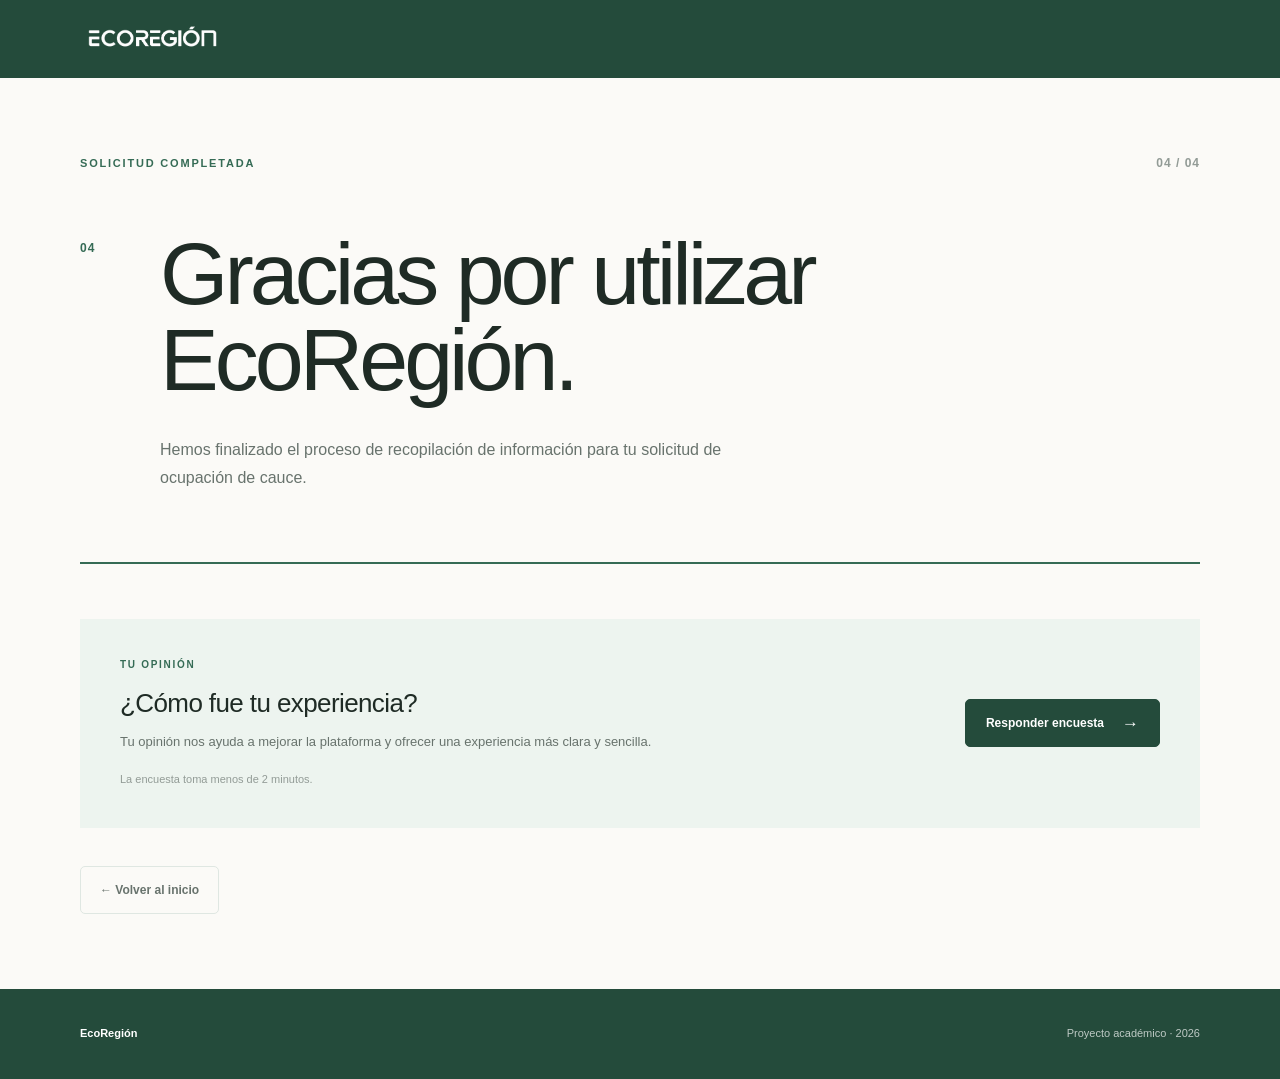
<file: form-success.html>
<!DOCTYPE html>
<html lang="es">

<head>
    <meta charset="UTF-8">
    <meta name="viewport" content="width=device-width, initial-scale=1.0">

    <title>EcoRegión | EcoTrámiteCo</title>

    <link rel="icon" type="image/png" href="img/Logotipo.png">
    <link rel="stylesheet" href="form-success.css">
</head>

<body>

    <!-- HEADER -->
    <header class="navbar">
        <div class="navbar-content">

            <a href="index.html" class="logo">
                <img src="img/Nombre.png" alt="EcoRegión">
            </a>

        </div>
    </header>


    <!-- CONTENIDO PRINCIPAL -->
    <main class="thank-you-container">

        <section class="thank-you">

            <div class="top-info">
                <span class="eyebrow">SOLICITUD COMPLETADA</span>
                <span class="step-counter">04 / 04</span>
            </div>


            <div class="thank-you-content">

                <div class="number">
                    04
                </div>

                <div class="message">

                    <h1>
                        Gracias por utilizar<br>
                        EcoRegión.
                    </h1>

                    <p>
                        Hemos finalizado el proceso de recopilación de
                        información para tu solicitud de ocupación de cauce.
                    </p>

                </div>

            </div>


            <!-- ENCUESTA -->
            <div class="survey">

                <div class="survey-text">

                    <span class="survey-label">
                        TU OPINIÓN
                    </span>

                    <h2>
                        ¿Cómo fue tu experiencia?
                    </h2>

                    <p>
                        Tu opinión nos ayuda a mejorar la plataforma
                        y ofrecer una experiencia más clara y sencilla.
                    </p>

                    <span class="survey-time">
                        La encuesta toma menos de 2 minutos.
                    </span>

                </div>


                <a href="https://docs.google.com/forms/d/e/1FAIpQLSetugrt7FBqJIBjkak65up1fmsNrjI4RFpWjy9RBE2B4jOH1g/viewform?usp=dialog" target="_blank" class="survey-button">
                    Responder encuesta
                    <span>→</span>
                </a>

            </div>


            <!-- ACCIONES -->
            <div class="actions">

                <a href="index.html" class="secondary-button">
                    ← Volver al inicio
                </a>

            </div>

        </section>

    </main>


    <!-- FOOTER -->
    <footer class="footer">

        <div class="footer-content">

            <span>EcoRegión</span>

            <span>
                Proyecto académico · 2026
            </span>

        </div>

    </footer>

</body>

</html>
</file>
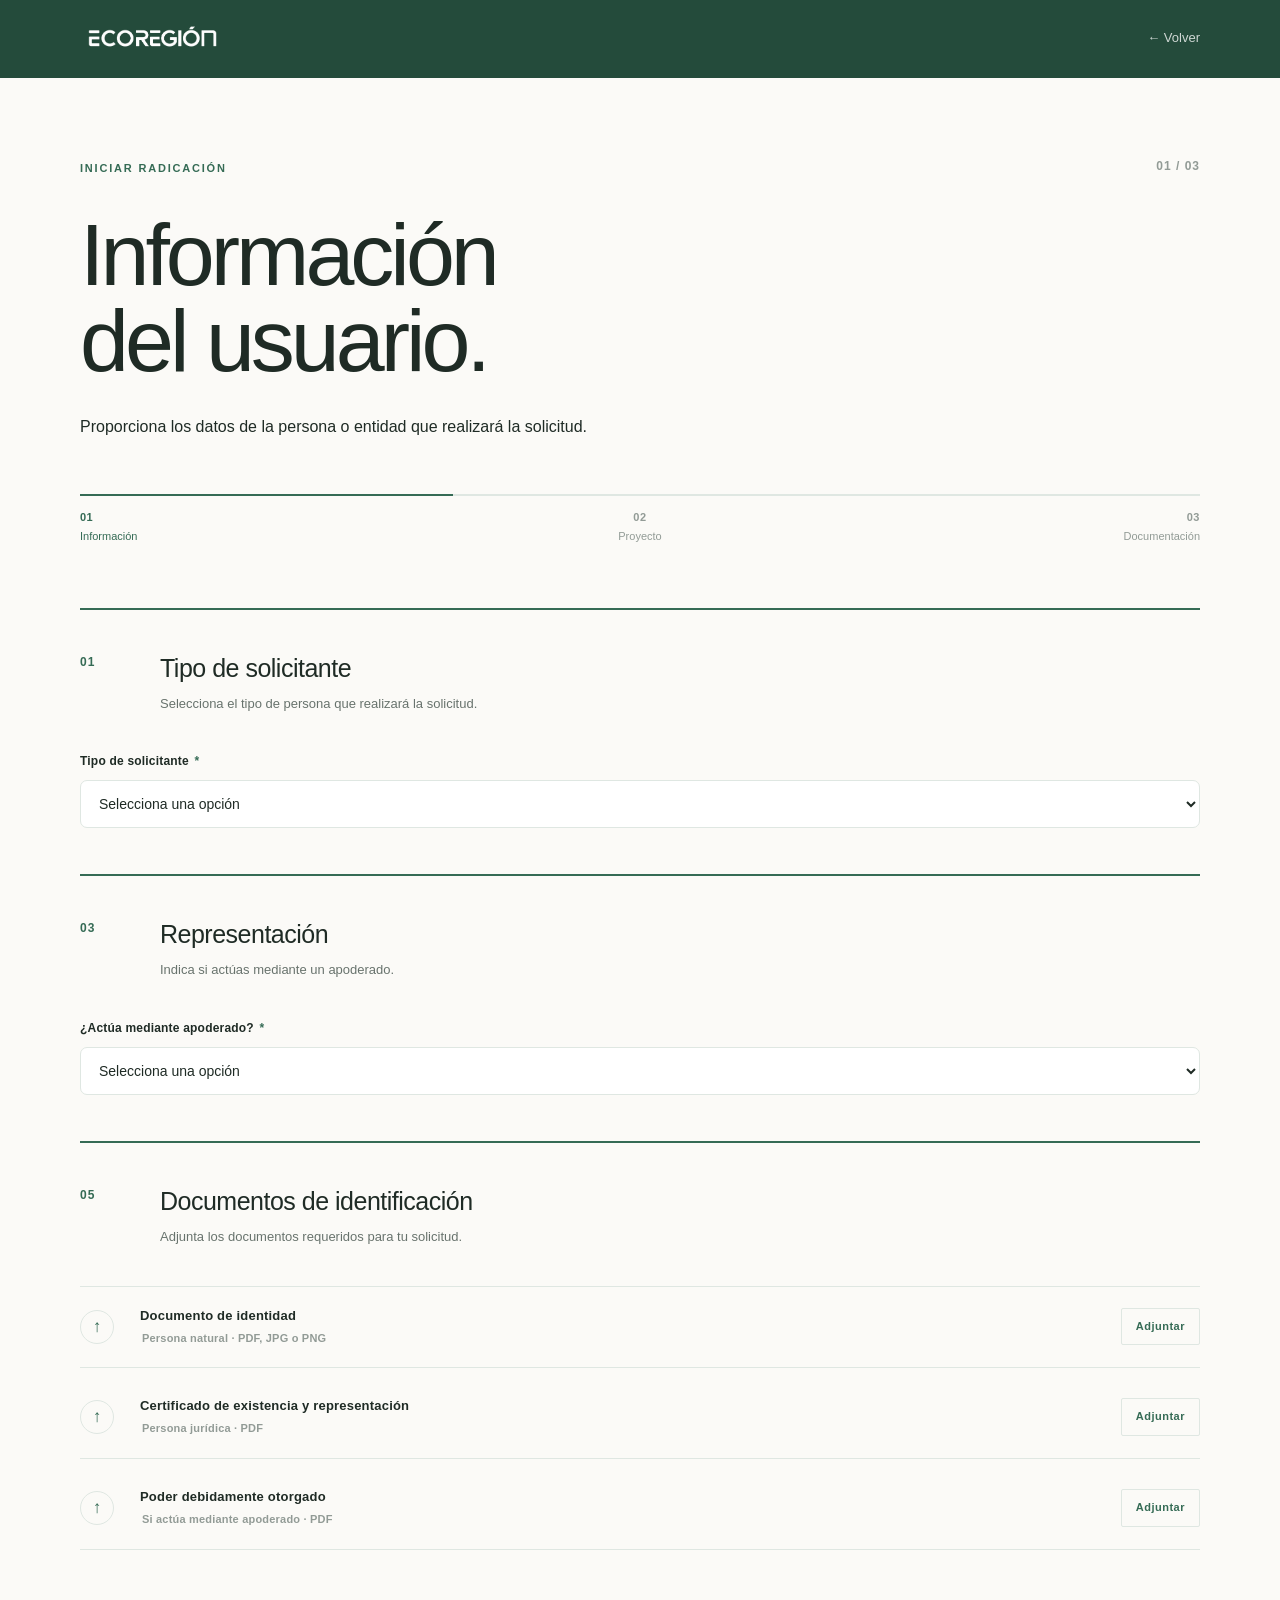
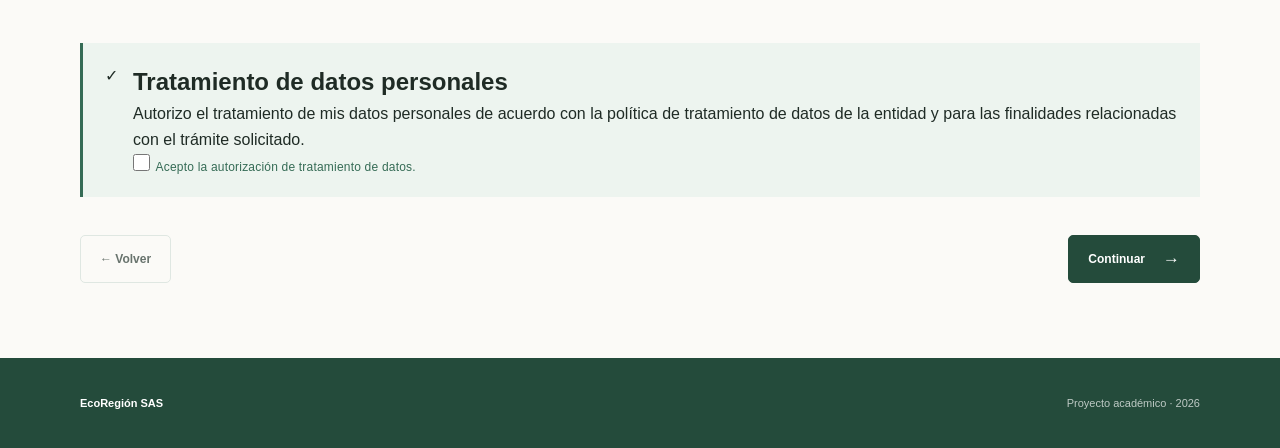
<file: form-user.html>
<!DOCTYPE html>
<html lang="es">

<head>
    <meta charset="UTF-8">
    <meta name="viewport" content="width=device-width, initial-scale=1.0">

    <title>EcoRegión | EcoTrámiteCo</title>

    <link rel="icon" type="image/png" href="img/Logotipo.png">
    <link rel="stylesheet" href="form-user.css">
</head>

<body>

    <!-- =========================
         HEADER
    ========================== -->

    <header class="navbar">

        <div class="navbar-content">

            <a href="index.html" class="logo">
                <img src="img/Nombre.png" alt="EcoTramiteCo">
            </a>

            <a href="index.html" class="back-home">
                ← Volver
            </a>

        </div>

    </header>


    <!-- =========================
         CONTENIDO PRINCIPAL
    ========================== -->

    <main class="form-container">


        <!-- =========================
             INTRODUCCIÓN
        ========================== -->

        <section class="form-intro">

            <div class="intro-top">

                <div>

                    <span class="eyebrow">
                        INICIAR RADICACIÓN
                    </span>


                </div>

                <div class="step-counter">
                    01 <span>/ 03</span>
                </div>

            </div>


            <div class="intro-content">

                <h1>
                    Información<br>
                    del usuario.
                </h1>

                <p>
                    Proporciona los datos de la persona o entidad
                    que realizará la solicitud.
                </p>

            </div>


            <!-- =========================
                 PROGRESO
            ========================== -->

            <div class="progress">

                <div class="progress-line">

                    <div class="progress-active"></div>

                </div>


                <div class="progress-labels">

                    <div class="progress-step active">

                        <span>01</span>

                        <p>
                            Información
                        </p>

                    </div>


                    <div class="progress-step">

                        <span>02</span>

                        <p>
                            Proyecto
                        </p>

                    </div>


                    <div class="progress-step">

                        <span>03</span>

                        <p>
                            Documentación
                        </p>

                    </div>

                </div>

            </div>

        </section>


        <!-- =========================
             FORMULARIO
        ========================== -->

        <section class="form-section">

            <form id="formularioSolicitante">


                <!-- =========================
                     01. TIPO DE SOLICITANTE
                ========================== -->

                <div class="form-block">

                    <div class="block-heading">

                        <span class="block-number">
                            01
                        </span>

                        <div>

                            <h2>
                                Tipo de solicitante
                            </h2>

                            <p>
                                Selecciona el tipo de persona que realizará
                                la solicitud.
                            </p>

                        </div>

                    </div>


                    <div class="field">

                        <label for="tipoSolicitante">

                            Tipo de solicitante

                            <span>*</span>

                        </label>


                        <select id="tipoSolicitante" name="tipoSolicitante" required>

                            <option value="" selected disabled>
                                Selecciona una opción
                            </option>

                            <option value="natural">
                                Persona Natural
                            </option>

                            <option value="juridica">
                                Persona Jurídica
                            </option>

                        </select>

                    </div>

                </div>


                <!-- =========================
                     02. PERSONA NATURAL
                ========================== -->

                <div class="form-block conditional-card" id="personaNatural">

                    <div class="block-heading">

                        <span class="block-number">
                            02
                        </span>

                        <div>

                            <h2>
                                Datos personales
                            </h2>

                            <p>
                                Información de identificación y contacto
                                del solicitante.
                            </p>

                        </div>

                    </div>


                    <div class="field-grid">


                        <!-- NOMBRES -->

                        <div class="field full-width">

                            <label for="nombres">

                                Nombres y apellidos completos

                                <span>*</span>

                            </label>

                            <input type="text" id="nombres" name="nombres" placeholder="Escribe tu nombre completo">

                        </div>

                        <!-- CORREO -->
                        
                        <div class="field">
                        
                            <label for="correo">
                        
                                Correo de notificación
                        
                                <span>*</span>
                        
                            </label>
                        
                            <input type="email" id="correo" name="correo" placeholder="correo@ejemplo.com">
                        
                        </div>

                        <!-- TIPO DOCUMENTO -->

                        <div class="field">

                            <label for="tipoDocumento">

                                Tipo de documento

                                <span>*</span>

                            </label>

                            <select id="tipoDocumento" name="tipoDocumento">

                                <option value="" selected disabled>
                                    Selecciona
                                </option>

                                <option value="cc">
                                    Cédula de ciudadanía
                                </option>

                                <option value="ce">
                                    Cédula de extranjería
                                </option>

                                <option value="pasaporte">
                                    Pasaporte
                                </option>

                            </select>

                        </div>


                        <!-- NUMERO DOCUMENTO -->

                        <div class="field">

                            <label for="numeroDocumento">

                                Número de documento

                                <span>*</span>

                            </label>

                            <input type="text" id="numeroDocumento" name="numeroDocumento"
                                placeholder="Número de documento">

                        </div>


                        <!-- CELULAR -->

                        <div class="field">

                            <label for="celular">

                                Teléfono celular

                                <span>*</span>

                            </label>

                            <input type="tel" id="celular" name="celular" placeholder="Número de celular">

                        </div>


                        <!-- TELEFONO -->

                        <div class="field">

                            <label for="telefono">

                                Teléfono fijo

                            </label>

                            <input type="tel" id="telefono" name="telefono" placeholder="Número de teléfono">

                        </div>


                        <!-- DIRECCION -->

                        <div class="field full-width">

                            <label for="direccion">

                                Dirección de notificación judicial

                                <span>*</span>

                            </label>

                            <input type="text" id="direccion" name="direccion" placeholder="Dirección completa">

                        </div>

                    </div>

                </div>


                <!-- =========================
                     02. PERSONA JURÍDICA
                ========================== -->

                <div class="form-block conditional-card" id="personaJuridica">

                    <div class="block-heading">

                        <span class="block-number">
                            02
                        </span>

                        <div>

                            <h2>
                                Datos de la entidad
                            </h2>

                            <p>
                                Información legal y de contacto de la
                                persona jurídica.
                            </p>

                        </div>

                    </div>


                    <div class="field-grid">


                        <!-- RAZON SOCIAL -->

                        <div class="field full-width">

                            <label for="razonSocial">

                                Razón social o nombre de la entidad

                                <span>*</span>

                            </label>

                            <input type="text" id="razonSocial" name="razonSocial"
                                placeholder="Nombre completo de la entidad">

                        </div>


                        <!-- NIT -->

                        <div class="field">

                            <label for="nit">

                                NIT con dígito de verificación

                                <span>*</span>

                            </label>

                            <input type="text" id="nit" name="nit" placeholder="Ej. 900123456-7">

                        </div>


                        <!-- REPRESENTANTE -->

                        <div class="field">

                            <label for="representante">

                                Representante legal

                                <span>*</span>

                            </label>

                            <input type="text" id="representante" name="representante"
                                placeholder="Nombres y apellidos">

                        </div>


                        <!-- CEDULA REPRESENTANTE -->

                        <div class="field">

                            <label for="cedulaRepresentante">

                                Cédula del representante

                                <span>*</span>

                            </label>

                            <input type="text" id="cedulaRepresentante" name="cedulaRepresentante"
                                placeholder="Número de cédula">

                        </div>


                        <!-- CORREO INSTITUCIONAL -->

                        <div class="field">

                            <label for="correoInstitucional">

                                Correo institucional

                                <span>*</span>

                            </label>

                            <input type="email" id="correoInstitucional" name="correoInstitucional"
                                placeholder="empresa@ejemplo.com">

                        </div>


                        <!-- CORREO REPRESENTANTE -->

                        <div class="field">

                            <label for="correoRepresentante">

                                Correo del representante

                                <span>*</span>

                            </label>

                            <input type="email" id="correoRepresentante" name="correoRepresentante"
                                placeholder="correo@ejemplo.com">

                        </div>


                        <!-- TELEFONO EMPRESA -->

                        <div class="field">

                            <label for="telefonoEmpresa">

                                Teléfono de contacto

                                <span>*</span>

                            </label>

                            <input type="tel" id="telefonoEmpresa" name="telefonoEmpresa"
                                placeholder="Teléfono de la empresa">

                        </div>


                        <!-- DIRECCION EMPRESA -->

                        <div class="field full-width">

                            <label for="direccionEmpresa">

                                Dirección de notificación judicial

                                <span>*</span>

                            </label>

                            <input type="text" id="direccionEmpresa" name="direccionEmpresa"
                                placeholder="Dirección completa">

                        </div>

                    </div>

                </div>


                <!-- =========================
                     03. REPRESENTACIÓN
                ========================== -->

                <div class="form-block">

                    <div class="block-heading">

                        <span class="block-number">
                            03
                        </span>

                        <div>

                            <h2>
                                Representación
                            </h2>

                            <p>
                                Indica si actúas mediante un apoderado.
                            </p>

                        </div>

                    </div>


                    <div class="field">

                        <label for="tieneApoderado">

                            ¿Actúa mediante apoderado?

                            <span>*</span>

                        </label>


                        <select id="tieneApoderado" name="tieneApoderado" required>

                            <option value="" selected disabled>
                                Selecciona una opción
                            </option>

                            <option value="no">
                                No
                            </option>

                            <option value="si">
                                Sí
                            </option>

                        </select>

                    </div>

                </div>


                <!-- =========================
                     04. DATOS DEL APODERADO
                ========================== -->

                <div class="form-block conditional-card" id="datosApoderado">

                    <div class="block-heading">

                        <span class="block-number">
                            04
                        </span>

                        <div>

                            <h2>
                                Datos del apoderado
                            </h2>

                            <p>
                                Información de la persona que representa
                                al solicitante.
                            </p>

                        </div>

                    </div>


                    <div class="field-grid">


                        <!-- NOMBRE APODERADO -->

                        <div class="field">

                            <label for="nombreApoderado">

                                Nombre completo

                                <span>*</span>

                            </label>

                            <input type="text" id="nombreApoderado" name="nombreApoderado"
                                placeholder="Nombres y apellidos">

                        </div>


                        <!-- CEDULA APODERADO -->

                        <div class="field">

                            <label for="cedulaApoderado">

                                Cédula de ciudadanía

                                <span>*</span>

                            </label>

                            <input type="text" id="cedulaApoderado" name="cedulaApoderado"
                                placeholder="Número de cédula">

                        </div>

                    </div>

                </div>


                <!-- =========================
                     05. DOCUMENTOS
                ========================== -->

                <div class="form-block">

                    <div class="block-heading">

                        <span class="block-number">
                            05
                        </span>

                        <div>

                            <h2>
                                Documentos de identificación
                            </h2>

                            <p>
                                Adjunta los documentos requeridos para
                                tu solicitud.
                            </p>

                        </div>

                    </div>


                    <div class="upload-list">


                        <!-- DOCUMENTO IDENTIDAD -->

                        <label class="upload-row" for="documentoIdentidad">

                            <div class="upload-symbol">
                                ↑
                            </div>

                            <div class="upload-info">

                                <strong>
                                    Documento de identidad
                                </strong>

                                <span>
                                    Persona natural · PDF, JPG o PNG
                                </span>

                            </div>

                            <span class="upload-action">
                                Adjuntar
                            </span>

                            <input type="file" id="documentoIdentidad" name="documentoIdentidad"
                                accept=".pdf,.jpg,.jpeg,.png">

                        </label>


                        <!-- CERTIFICADO -->

                        <label class="upload-row" for="certificado">

                            <div class="upload-symbol">
                                ↑
                            </div>

                            <div class="upload-info">

                                <strong>
                                    Certificado de existencia y representación
                                </strong>

                                <span>
                                    Persona jurídica · PDF
                                </span>

                            </div>

                            <span class="upload-action">
                                Adjuntar
                            </span>

                            <input type="file" id="certificado" name="certificado" accept=".pdf">

                        </label>


                        <!-- PODER -->

                        <label class="upload-row" for="poder">

                            <div class="upload-symbol">
                                ↑
                            </div>

                            <div class="upload-info">

                                <strong>
                                    Poder debidamente otorgado
                                </strong>

                                <span>
                                    Si actúa mediante apoderado · PDF
                                </span>

                            </div>

                            <span class="upload-action">
                                Adjuntar
                            </span>

                            <input type="file" id="poder" name="poder" accept=".pdf">

                        </label>

                    </div>

                </div>


                <!-- =========================
                     HABEAS DATA
                ========================== -->

                <div class="data-permission">

                    <div class="permission-icon">
                        ✓
                    </div>


                    <div class="permission-content">

                        <h2>
                            Tratamiento de datos personales
                        </h2>

                        <p>
                            Autorizo el tratamiento de mis datos personales
                            de acuerdo con la política de tratamiento de datos
                            de la entidad y para las finalidades relacionadas
                            con el trámite solicitado.
                        </p>


                        <label class="checkbox-container">

                            <input type="checkbox" id="habeasData" name="habeasData" required>

                            <span>
                                Acepto la autorización de tratamiento de datos.
                            </span>

                        </label>

                    </div>

                </div>


                <!-- =========================
                     BOTONES
                ========================== -->

                <div class="form-actions">

                    <a href="index.html" class="secondary-button">
                        ← Volver
                    </a>


                    <button type="submit" class="primary-button">
                        Continuar

                        <span>
                            →
                        </span>

                    </button>

                </div>

            </form>

        </section>

    </main>


    <!-- =========================
         FOOTER
    ========================== -->

    <footer class="footer">

        <div class="footer-content">

            <span>
                EcoRegión SAS
            </span>

            <span>
                Proyecto académico · 2026
            </span>

        </div>

    </footer>


    <!-- =========================
         JAVASCRIPT
    ========================== -->

<script>

    // =====================================
    // ELEMENTOS
    // =====================================

    const tipoSolicitante = document.getElementById("tipoSolicitante");
    const personaNatural  = document.getElementById("personaNatural");
    const personaJuridica = document.getElementById("personaJuridica");
    const tieneApoderado  = document.getElementById("tieneApoderado");
    const datosApoderado  = document.getElementById("datosApoderado");
    const formulario      = document.getElementById("formularioSolicitante");


    // =====================================
    // OCULTAR CAMPOS CONDICIONALES
    // =====================================

    personaNatural.style.display = "none";
    personaJuridica.style.display = "none";
    datosApoderado.style.display = "none";


    // =====================================
    // MOSTRAR / OCULTAR SEGÚN EL TIPO
    // =====================================

    function actualizarCamposCondicionales() {

        personaNatural.style.display = "none";
        personaJuridica.style.display = "none";
        datosApoderado.style.display = "none";

        if (tipoSolicitante.value === "natural") {
            personaNatural.style.display = "block";
        }

        if (tipoSolicitante.value === "juridica") {
            personaJuridica.style.display = "block";
        }

        if (tieneApoderado.value === "si") {
            datosApoderado.style.display = "block";
        }

    }

    tipoSolicitante.addEventListener("change", actualizarCamposCondicionales);
    tieneApoderado.addEventListener("change", actualizarCamposCondicionales);


    // =====================================
    // AUTORRELLENO DE CAMPOS AL CARGAR
    // =====================================

    function restaurarCampos() {

        document.querySelectorAll("input, select, textarea").forEach(function (el) {

            if (!el.name) return;
            if (el.type === "file") return;

            const valor = sessionStorage.getItem(el.name);
            if (valor === null) return;

            if (el.type === "checkbox") {
                el.checked = (valor === "true");
            } else {
                el.value = valor;
            }

        });

        actualizarCamposCondicionales();
        restaurarArchivosVisuales();

    }


    // =====================================
    // RESTAURAR ESTADO VISUAL DE ARCHIVOS
    // (solo el nombre, el archivo real no se puede guardar)
    // =====================================

    function restaurarArchivosVisuales() {

        document.querySelectorAll('input[type="file"]').forEach(function (input) {

            if (!input.name) return;

            const nombreGuardado = sessionStorage.getItem(input.name + "_nombre");
            if (!nombreGuardado) return;

            const row = input.closest(".upload-row");
            if (!row) return;

            const symbol = row.querySelector(".upload-symbol");
            const action = row.querySelector(".upload-action");
            const info   = row.querySelector(".upload-info");

            const previo = info.querySelector(".file-name");
            if (previo) previo.remove();

            row.classList.add("has-file");
            if (symbol) symbol.textContent = "✓";
            if (action) action.textContent = "Cambiar";

            const chip = document.createElement("span");
            chip.className = "file-name";
            chip.textContent = nombreGuardado;
            info.appendChild(chip);

        });

    }


    // =====================================
    // AUTOGUARDADO
    // =====================================

    function guardarCampo(event) {

        const el = event.target;
        if (!el.name) return;
        if (el.type === "file") return;

        if (el.type === "checkbox") {
            sessionStorage.setItem(el.name, el.checked);
        } else {
            sessionStorage.setItem(el.name, el.value);
        }

    }

    document.querySelectorAll("input, select, textarea").forEach(function (el) {

        if (el.type === "file") return;

        el.addEventListener("input", guardarCampo);
        el.addEventListener("change", guardarCampo);
        el.addEventListener("blur", guardarCampo);

    });


    // =====================================
    // VALIDACIÓN SUAVE
    // =====================================

    function validarFormulario() {

        let valido = true;
        let primeroInvalido = null;

        document.querySelectorAll("[required]").forEach(function (el) {

            const contenedorOculto = el.closest(".conditional-card");
            if (contenedorOculto && contenedorOculto.style.display === "none") {
                return;
            }

            el.style.borderColor = "";

            let vacio = false;

            if (el.type === "checkbox") {
                vacio = !el.checked;
            } else if (el.type === "file") {
                vacio = false;
            } else {
                vacio = (el.value.trim() === "");
            }

            if (vacio) {
                el.style.borderColor = "#c65a5a";
                valido = false;
                if (!primeroInvalido) primeroInvalido = el;
            }

        });

        if (!valido && primeroInvalido) {
            primeroInvalido.scrollIntoView({ behavior: "smooth", block: "center" });
            primeroInvalido.focus();
        }

        return valido;

    }

    document.querySelectorAll("[required]").forEach(function (el) {

        el.addEventListener("input", function () {
            el.style.borderColor = "";
        });

        el.addEventListener("change", function () {
            el.style.borderColor = "";
        });

    });


    // =====================================
    // ENVÍO DEL FORMULARIO
    // =====================================

    formulario.addEventListener("submit", function (event) {

        event.preventDefault();

        if (!validarFormulario()) {
            return;
        }

        const datos = new FormData(formulario);

        datos.forEach(function (valor, nombre) {
            if (typeof valor === "string") {
                sessionStorage.setItem(nombre, valor);
            }
        });

        sessionStorage.setItem("tipoSolicitante", tipoSolicitante.value);
        sessionStorage.setItem(
            "habeasData",
            document.getElementById("habeasData").checked
        );

        window.location.href = "form-proy.html";

    });


    // =====================================
    // FEEDBACK VISUAL DE ARCHIVOS
    // + GUARDAR SOLO EL NOMBRE
    // =====================================

    document.querySelectorAll('input[type="file"]').forEach(function (input) {

        input.addEventListener("change", function () {

            const row = input.closest(".upload-row");
            if (!row) return;

            const symbol = row.querySelector(".upload-symbol");
            const action = row.querySelector(".upload-action");
            const info   = row.querySelector(".upload-info");

            const previo = info.querySelector(".file-name");
            if (previo) previo.remove();

            if (input.files && input.files.length > 0) {

                const archivo = input.files[0];

                row.classList.add("has-file");
                if (symbol) symbol.textContent = "✓";
                if (action) action.textContent = "Cambiar";

                const chip = document.createElement("span");
                chip.className = "file-name";
                chip.textContent = archivo.name;
                info.appendChild(chip);

                if (input.name) {
                    sessionStorage.setItem(input.name + "_nombre", archivo.name);
                }

            } else {

                row.classList.remove("has-file");
                if (symbol) symbol.textContent = "↑";
                if (action) action.textContent = "Adjuntar";

                if (input.name) {
                    sessionStorage.removeItem(input.name + "_nombre");
                }

            }

        });

    });


    // =====================================
    // INICIALIZAR
    // =====================================

    restaurarCampos();

</script>

</body>

</html>
</file>
<file: style.css>
/* ========================================
   ECORREGIÓN
   Cute · Aesthetic · Professional
======================================== */


/* ========================================
   VARIABLES
======================================== */

:root {
    --green: #356b55;
    --green-dark: #244b3b;
    --green-soft: #eaf2ed;

    --cream: #fbfaf7;
    --white: #ffffff;

    --dark: #1f2b25;
    --text: #69736d;
    --text-light: #8b958f;

    --border: #e3e9e5;

    --container: 1120px;
}


/* ========================================
   RESET
======================================== */

* {
    margin: 0;
    padding: 0;
    box-sizing: border-box;
}

html {
    scroll-behavior: smooth;
}

body {
    font-family:
        Inter,
        "Segoe UI",
        Arial,
        sans-serif;

    background: var(--cream);
    color: var(--dark);

    line-height: 1.6;

    -webkit-font-smoothing: antialiased;
}

a {
    color: inherit;
    text-decoration: none;
}

img {
    max-width: 100%;
}


/* ========================================
   GENERAL
======================================== */

.container {
    width: min(100% - 48px, var(--container));
    margin: 0 auto;
}

.label {
    display: inline-block;

    color: var(--green);

    font-size: 11px;
    font-weight: 700;

    letter-spacing: 2px;

    text-transform: uppercase;
}


/* ========================================
   HEADER
======================================== */

.navbar {
    height: 78px;

    background: #244b3b;

    border-bottom: 1px solid #244b3b;

    position: sticky;
    top: 0;
    z-index: 100;
}

.navbar-content {
    height: 100%;

    display: flex;
    align-items: center;
    justify-content: space-between;

    gap: 30px;
}

.logo {
    display: flex;
    align-items: center;
}

.logo img {
    width: 145px;
    height: auto;

    display: block;
}


/* ========================================
   HERO
======================================== */

.hero {
    min-height: 680px;

    display: flex;
    align-items: center;

    background:
        radial-gradient(circle at 85% 25%,
            rgba(53, 107, 85, 0.07),
            transparent 30%),
        var(--cream);

    border-bottom: 1px solid var(--border);
}

.hero-content {
    display: grid;

    grid-template-columns: minmax(0, 1fr) 300px;

    gap: 90px;

    align-items: center;
}

.hero-text {
    max-width: 820px;
}

.hero .label {
    margin-bottom: 28px;
}

.hero h1 {
    max-width: 800px;

    font-size: clamp(44px, 5.5vw, 68px);

    font-weight: 500;

    line-height: 1.04;

    letter-spacing: -3px;

    color: var(--dark);

    margin-bottom: 30px;
}

.hero p {
    max-width: 620px;

    color: var(--text);

    font-size: 17px;

    line-height: 1.8;
}

.hero-side {
    display: flex;
    flex-direction: column;

    gap: 26px;
}

.hero-line {
    width: 42px;
    height: 2px;

    background: var(--green);

    border-radius: 10px;
}

.hero-mascot {
    width: 100%;
    max-width: 240px;
    height: auto;

    display: block;

    margin: 4px 0 30px;

    filter: drop-shadow(0 20px 30px rgba(36, 75, 59, 0.12));
}

.hero-stats {
    display: flex;
    flex-direction: column;

    gap: 22px;
}

.hero-stats > div {
    display: flex;
    flex-direction: column;

    gap: 2px;

    padding-bottom: 18px;

    border-bottom: 1px solid var(--border);
}

.hero-stats > div:last-child {
    border-bottom: none;
    padding-bottom: 0;
}

.hero-stats strong {
    color: var(--green);

    font-size: 32px;
    font-weight: 500;

    letter-spacing: -1.5px;

    line-height: 1;
}

.hero-stats span {
    color: var(--text);

    font-size: 12.5px;
}


/* ========================================
   PROCESS
======================================== */

.process {
    padding: 130px 0;

    background: var(--white);
}

.section-header {
    max-width: 700px;

    margin-bottom: 80px;
}

.section-header .label {
    margin-bottom: 22px;
}

.section-header h2 {
    max-width: 650px;

    font-size: clamp(36px, 4vw, 52px);

    font-weight: 500;

    line-height: 1.1;

    letter-spacing: -2px;

    margin-bottom: 22px;
}

.section-header > p {
    max-width: 570px;

    color: var(--text);

    font-size: 16px;

    line-height: 1.8;
}


/* ========================================
   STEPS
======================================== */

.steps {
    border-top: 1px solid var(--border);
}

.step {
    display: grid;

    grid-template-columns: 110px 1fr;

    gap: 40px;

    padding: 42px 0;

    border-bottom: 1px solid var(--border);

    transition: padding-left 0.25s ease;
}

.step:hover {
    padding-left: 12px;
}

.step-number {
    color: var(--green);

    font-size: 14px;

    font-weight: 700;

    letter-spacing: 1px;
}

.step-content {
    max-width: 650px;
}

.step-content h3 {
    font-size: 21px;

    font-weight: 500;

    margin-bottom: 10px;
}

.step-content p {
    color: var(--text);

    font-size: 15px;

    line-height: 1.8;
}


/* ========================================
   AUTHORITIES
======================================== */

.authorities {
    padding: 130px 0;

    background: var(--cream);

    border-top: 1px solid var(--border);
    border-bottom: 1px solid var(--border);
}

.authorities-grid {
    display: grid;

    grid-template-columns: repeat(3, 1fr);

    gap: 24px;
}

.authority-card {
    padding: 36px 32px;

    background: var(--white);

    border: 1px solid var(--border);
    border-radius: 12px;

    display: flex;
    flex-direction: column;

    gap: 16px;

    transition:
        transform 0.25s ease,
        box-shadow 0.25s ease,
        border-color 0.25s ease;
}

.authority-card:hover {
    transform: translateY(-4px);

    border-color: rgba(53, 107, 85, 0.35);

    box-shadow: 0 20px 40px rgba(36, 75, 59, 0.08);
}

.authority-tag {
    display: inline-block;
    align-self: flex-start;

    padding: 5px 10px;

    background: var(--green-soft);
    color: var(--green);

    border-radius: 30px;

    font-size: 10px;
    font-weight: 700;

    letter-spacing: 1.2px;

    text-transform: uppercase;
}

.authority-card h3 {
    font-size: 20px;
    font-weight: 500;

    line-height: 1.3;

    color: var(--dark);

    letter-spacing: -0.3px;
}

.authority-card p {
    color: var(--text);

    font-size: 14px;
    line-height: 1.7;

    flex: 1;
}


/* ========================================
   FEATURES
======================================== */

.features {
    padding: 125px 0;

    background: var(--green-soft);
}

.features-grid {
    display: grid;

    grid-template-columns: 0.9fr 1.1fr;

    gap: 120px;

    align-items: start;
}

.features-intro .label {
    margin-bottom: 22px;
}

.features-intro h2 {
    max-width: 430px;

    font-size: clamp(38px, 4vw, 52px);

    font-weight: 500;

    line-height: 1.08;

    letter-spacing: -2px;

    margin-bottom: 25px;
}

.features-intro p {
    max-width: 430px;

    color: var(--text);

    font-size: 15px;

    line-height: 1.8;
}


/* ========================================
   FEATURE LIST
======================================== */

.feature-list {
    border-top: 1px solid rgba(53, 107, 85, 0.2);
}

.feature-item {
    display: grid;

    grid-template-columns: 55px 1fr;

    gap: 20px;

    align-items: center;

    padding: 25px 0;

    border-bottom: 1px solid rgba(53, 107, 85, 0.2);
}

.feature-item span {
    color: var(--green);

    font-size: 12px;

    font-weight: 700;

    letter-spacing: 1px;
}

.feature-item p {
    color: var(--dark);

    font-size: 15px;

    line-height: 1.6;
}


/* ========================================
   CTA
======================================== */

.cta {
    padding: 135px 0;

    background: var(--green-dark);

    color: var(--white);

    text-align: center;
}

.cta-content {
    display: flex;

    flex-direction: column;

    align-items: center;
}

.cta .label {
    color: #b9d0c3;

    margin-bottom: 22px;
}

.cta h2 {
    font-size: clamp(42px, 5vw, 62px);

    font-weight: 500;

    line-height: 1.05;

    letter-spacing: -2.5px;

    margin-bottom: 22px;
}

.cta p {
    max-width: 500px;

    color: #c8d6cf;

    font-size: 15px;

    line-height: 1.8;
}


/* ========================================
   FOOTER
======================================== */

footer {
    background: var(--green-dark);

    color: #aebfb6;

    padding-top: 70px;

    border-top: 1px solid rgba(255, 255, 255, 0.1);
}

.footer-grid {
    display: grid;

    grid-template-columns: 1.6fr 1fr 1fr;

    gap: 60px;

    padding-bottom: 55px;

    border-bottom: 1px solid rgba(255, 255, 255, 0.08);
}

.footer-brand {
    display: flex;
    flex-direction: column;

    gap: 14px;

    max-width: 340px;
}

.footer-logo {
    color: var(--white);

    font-size: 17px;
    font-weight: 700;

    letter-spacing: 0.2px;
}

.footer-brand p {
    color: #aebfb6;

    font-size: 13px;
    line-height: 1.7;
}

.footer-col {
    display: flex;
    flex-direction: column;

    gap: 12px;
}

.footer-title {
    color: var(--white);

    font-size: 11px;
    font-weight: 700;

    letter-spacing: 1.6px;

    text-transform: uppercase;

    margin-bottom: 6px;
}

.footer-col a,
.footer-col span {
    color: #aebfb6;

    font-size: 13px;

    line-height: 1.6;

    transition: color 0.2s ease;
}

.footer-col a:hover {
    color: var(--white);
}

.footer-bottom {
    display: flex;

    align-items: center;
    justify-content: space-between;

    padding: 24px 0;

    color: #869892;

    font-size: 11px;

    letter-spacing: 0.3px;
}


/* ========================================
   RESPONSIVE
======================================== */

@media (max-width: 950px) {

    .hero-content {
        grid-template-columns: 1fr;

        gap: 60px;

        text-align: left;
    }

    .hero-side {
        max-width: 420px;
    }

    .hero-mascot {
        max-width: 200px;
    }

    .authorities-grid {
        grid-template-columns: 1fr;
    }

    .features-grid {
        grid-template-columns: 1fr;

        gap: 70px;
    }

    .footer-grid {
        grid-template-columns: 1fr 1fr;

        gap: 40px;
    }

}


@media (max-width: 850px) {

    .hero {
        min-height: auto;

        padding: 100px 0;
    }

}


@media (max-width: 600px) {

    .container {
        width: min(100% - 32px, var(--container));
    }

    .navbar {
        height: 70px;
    }

    .logo img {
        width: 125px;
    }

    .hero {
        padding: 80px 0;
    }

    .hero h1 {
        font-size: 40px;

        letter-spacing: -2.2px;
    }

    .hero p {
        font-size: 15px;
    }

    .hero-mascot {
        max-width: 180px;

        margin: 4px auto 30px;

        align-self: center;
    }

    .process {
        padding: 90px 0;
    }

    .section-header {
        margin-bottom: 55px;
    }

    .step {
        grid-template-columns: 45px 1fr;

        gap: 15px;

        padding: 32px 0;
    }

    .step:hover {
        padding-left: 0;
    }

    .step-content h3 {
        font-size: 18px;
    }

    .step-content p {
        font-size: 14px;
    }

    .authorities {
        padding: 90px 0;
    }

    .authority-card {
        padding: 28px 24px;
    }

    .features {
        padding: 90px 0;
    }

    .feature-item {
        grid-template-columns: 40px 1fr;

        gap: 12px;
    }

    .cta {
        padding: 100px 0;
    }

    .cta h2 {
        font-size: 40px;
    }

    .footer-grid {
        grid-template-columns: 1fr;

        gap: 40px;

        padding-bottom: 40px;
    }

    .footer-bottom {
        flex-direction: column;

        gap: 6px;

        text-align: center;
    }

}

/* ========================================
   BOTÓN VERDE (RELLENO)
======================================== */

.btn-green {
    display: inline-flex;
    align-items: center;
    gap: 14px;

    padding: 14px 24px;

    background: var(--green-dark);
    color: var(--white);

    border-radius: 8px;

    font-size: 13px;
    font-weight: 700;

    letter-spacing: 0.2px;

    transition:
        transform 0.2s ease,
        background 0.2s ease,
        box-shadow 0.2s ease;
}

.btn-green span {
    font-size: 17px;
    line-height: 1;

    transition: transform 0.2s ease;
}

.btn-green:hover {
    background: var(--green);

    transform: translateY(-2px);

    box-shadow: 0 12px 28px rgba(36, 75, 59, 0.28);
}

.btn-green:hover span {
    transform: translateX(4px);
}


/* ========================================
   BOTÓN BLANCO (CONTORNO)
======================================== */

.btn-white {
    display: inline-flex;
    align-items: center;
    gap: 14px;

    padding: 14px 24px;

    background: var(--white);
    color: var(--green-dark);

    border: 1px solid var(--border);
    border-radius: 8px;

    font-size: 13px;
    font-weight: 700;

    letter-spacing: 0.2px;

    transition:
        border-color 0.2s ease,
        box-shadow 0.2s ease;
}

.btn-white:hover {
    border-color: var(--green);

    box-shadow: 0 12px 28px rgba(36, 75, 59, 0.10);
}
</file>
<file: form-doc.css>
/* =========================================
   VARIABLES
========================================= */

:root {
    --green: #356b55;
    --green-dark: #244b3b;
    --green-soft: #edf4ef;

    --cream: #fbfaf7;
    --white: #ffffff;

    --dark: #1f2b25;
    --text: #68736d;
    --text-light: #929b96;

    --border: #dfe7e2;

    --container: 1120px;
}


/* =========================================
   RESET
========================================= */

* {
    margin: 0;
    padding: 0;
    box-sizing: border-box;
}


html {
    scroll-behavior: smooth;
}


body {
    font-family: Arial, Helvetica, sans-serif;

    background: var(--cream);

    color: var(--dark);

    line-height: 1.6;
}


/* =========================================
   HEADER
========================================= */

.navbar {
    height: 78px;

    background: var(--green-dark);

    border-bottom: 1px solid var(--green-dark);

    position: relative;

    z-index: 10;
}


.navbar-content {
    width: min(100% - 48px, var(--container));

    height: 100%;

    margin: 0 auto;

    display: flex;

    align-items: center;

    justify-content: space-between;
}


.logo {
    display: flex;

    align-items: center;
}


.logo img {
    width: 145px;

    height: auto;

    display: block;
}


.back-home {
    color: rgba(255, 255, 255, 0.78);

    text-decoration: none;

    font-size: 13px;

    font-weight: 500;

    transition: color 0.2s ease;
}


.back-home:hover {
    color: var(--white);
}


/* =========================================
   CONTENEDOR
========================================= */

.form-container {
    width: min(100% - 48px, var(--container));

    margin: 0 auto;
}


/* =========================================
   INTRO
========================================= */

.form-intro {
    padding: 76px 0 62px;
}


.intro-top {
    display: flex;

    align-items: center;

    justify-content: space-between;

    margin-bottom: 32px;
}


.eyebrow {
    color: var(--green);

    font-size: 11px;

    font-weight: 700;

    letter-spacing: 1.8px;
}


.step-counter {
    color: var(--text-light);

    font-size: 12px;

    font-weight: 600;

    letter-spacing: 1px;
}


.form-intro h1 {
    color: var(--dark);

    font-size: clamp(52px, 7vw, 88px);

    font-weight: 400;

    line-height: 0.98;

    letter-spacing: -4px;

    margin-bottom: 30px;
}


.form-intro>p {
    max-width: 650px;

    color: var(--text);

    font-size: 16px;

    line-height: 1.75;
}


/* =========================================
   RESUMEN DE SOLICITUD
========================================= */

.application-summary {
    margin-top: 40px;

    display: grid;

    grid-template-columns: 1fr 1fr;

    border-top: 1px solid var(--border);

    border-bottom: 1px solid var(--border);
}


.application-summary div {
    padding: 18px 0;
}


.application-summary div+div {
    padding-left: 35px;

    border-left: 1px solid var(--border);
}


.application-summary span {
    display: block;

    color: var(--text-light);

    font-size: 10px;

    font-weight: 700;

    text-transform: uppercase;

    letter-spacing: 1.2px;

    margin-bottom: 4px;
}


.application-summary strong {
    color: var(--dark);

    font-size: 14px;

    font-weight: 600;
}


/* =========================================
   PROGRESO
========================================= */

.progress {
    margin-top: 54px;
}


.progress-line {
    width: 100%;

    height: 2px;

    background: var(--border);

    position: relative;
}


.progress-active {
    position: absolute;

    left: 0;

    top: 0;

    width: 100%;

    height: 2px;

    background: var(--green);
}


.progress-labels {
    display: grid;

    grid-template-columns: repeat(3, 1fr);

    margin-top: 13px;
}


.progress-labels span {
    color: var(--text-light);

    font-size: 11px;

    font-weight: 600;

    letter-spacing: 0.5px;
}


.progress-labels span:nth-child(2) {
    text-align: center;
}


.progress-labels span:last-child {
    text-align: right;
}


.progress-labels .active {
    color: var(--green);
}


/* =========================================
   AUTORIDAD
========================================= */

.authority-section {
    margin-bottom: 0;
}


.authority-header {
    padding: 34px 0 35px;

    border-top: 2px solid var(--green);

    display: flex;

    align-items: center;

    justify-content: space-between;
}


.authority-label {
    display: block;

    color: var(--green);

    font-size: 10px;

    font-weight: 700;

    letter-spacing: 1.6px;

    margin-bottom: 7px;
}


.authority-header h2 {
    color: var(--dark);

    font-size: 29px;

    font-weight: 500;

    letter-spacing: -0.7px;
}


.authority-tag {
    color: var(--green);

    border: 1px solid var(--green);

    border-radius: 30px;

    padding: 7px 12px;

    font-size: 10px;

    font-weight: 700;

    letter-spacing: 1px;
}


/* =========================================
   BLOQUES
========================================= */

.form-block {
    padding: 38px 0 46px;

    border-top: 2px solid var(--green);
}


.form-block:last-of-type {
    border-bottom: 2px solid var(--green);
}


/* =========================================
   ENCABEZADO
========================================= */

.block-heading {
    display: grid;

    grid-template-columns: 70px 1fr;

    gap: 10px;

    margin-bottom: 35px;
}


.block-number {
    color: var(--green);

    font-size: 12px;

    font-weight: 700;

    letter-spacing: 1px;

    padding-top: 5px;
}


.block-heading h2 {
    color: var(--dark);

    font-size: 25px;

    font-weight: 500;

    letter-spacing: -0.5px;

    margin-bottom: 5px;
}


.block-heading p {
    color: var(--text);

    font-size: 13px;

    max-width: 650px;

    line-height: 1.65;
}

/* =========================================
   DOCUMENTOS
========================================= */

.document-row {
    min-height: 82px;

    border-top: 1px solid var(--border);

    display: flex;
    align-items: center;
    justify-content: space-between;

    gap: 18px;

    padding: 17px 0;
}


.document-row:last-child {
    border-bottom: 1px solid var(--border);
}


.document-info {
    display: flex;
    align-items: center;

    gap: 15px;

    min-width: 0;
    flex: 1;
}


.document-icon {
    width: 34px;
    height: 34px;

    border: 1px solid var(--border);
    border-radius: 50%;

    display: flex;
    align-items: center;
    justify-content: center;

    color: var(--green);

    font-size: 17px;

    flex-shrink: 0;

    transition:
        background 0.2s ease,
        color 0.2s ease,
        border-color 0.2s ease;
}


.document-info strong {
    display: block;

    color: var(--dark);

    font-size: 13px;
    font-weight: 600;

    margin-bottom: 3px;
}


.document-info small {
    display: block;

    color: var(--text-light);

    font-size: 11px;

    line-height: 1.5;
}


/* =========================================
   BOTÓN ADJUNTAR
========================================= */

.upload-button {
    color: var(--green);

    border: 1px solid var(--border);

    border-radius: 2px;

    padding: 9px 14px;

    font-size: 11px;
    font-weight: 700;

    letter-spacing: 0.5px;

    cursor: pointer;

    white-space: nowrap;

    flex-shrink: 0;

    background: transparent;

    transition:
        background 0.2s ease,
        border-color 0.2s ease;
}


.upload-button:hover {
    background: var(--green-soft);

    border-color: #cbd9d0;
}


.upload-button input {
    display: none;
}


/* =========================================
   NOMBRE DE ARCHIVO ADJUNTO
========================================= */

.document-info .file-name {
    display: block;

    color: var(--text-light);

    font-size: 11px;

    line-height: 1.5;

    margin-top: 3px;

    white-space: nowrap;

    overflow: hidden;

    text-overflow: ellipsis;

    max-width: 480px;
}

/* =========================================
   NOTAS
========================================= */

.info-note {
    margin-top: 32px;

    padding: 20px 22px;

    background: var(--green-soft);

    border-left: 3px solid var(--green);

    display: flex;

    gap: 15px;
}


.note-icon {
    width: 23px;

    height: 23px;

    border: 1px solid var(--green);

    border-radius: 50%;

    display: flex;

    align-items: center;

    justify-content: center;

    color: var(--green);

    font-size: 11px;

    font-weight: 700;

    flex-shrink: 0;
}


.info-note strong {
    display: block;

    color: var(--dark);

    font-size: 12px;

    margin-bottom: 3px;
}


.info-note p {
    color: var(--text);

    font-size: 12px;

    line-height: 1.6;
}


.info-note.important {
    margin: 0 0 40px;

    border-top: 1px solid var(--border);

    border-bottom: 1px solid var(--border);
}


/* =========================================
   PROCESO SDA
========================================= */

.process-info {
    display: grid;

    grid-template-columns: repeat(4, 1fr);

    border-top: 1px solid var(--border);

    border-bottom: 1px solid var(--border);

    margin-top: 35px;
}


.process-item {
    padding: 22px 20px;

    display: flex;

    gap: 13px;
}


.process-item+.process-item {
    border-left: 1px solid var(--border);
}


.process-item>span {
    color: var(--green);

    font-size: 10px;

    font-weight: 700;

    letter-spacing: 1px;
}


.process-item strong {
    display: block;

    color: var(--dark);

    font-size: 12px;

    margin-bottom: 3px;
}


.process-item p {
    color: var(--text-light);

    font-size: 10px;

    line-height: 1.5;
}


/* =========================================
   BOTONES
========================================= */

.form-actions {
    display: flex;

    align-items: center;

    justify-content: space-between;

    padding: 38px 0 75px;
}


.secondary-button,
.primary-button {
    min-height: 48px;

    display: inline-flex;

    align-items: center;

    justify-content: center;

    gap: 18px;

    padding: 0 19px;

    border-radius: 5px;

    font-family: inherit;

    font-size: 12px;

    font-weight: 700;

    text-decoration: none;

    cursor: pointer;

    transition:
        background 0.2s ease,
        color 0.2s ease,
        border-color 0.2s ease;
}


.secondary-button {
    color: var(--text);

    border: 1px solid var(--border);

    background: transparent;
}


.secondary-button:hover {
    color: var(--dark);

    border-color: #c8d3cd;
}


.primary-button {
    color: var(--white);

    border: 1px solid var(--green-dark);

    background: var(--green-dark);
}


.primary-button:hover {
    background: var(--green);

    border-color: var(--green);
}


.primary-button span {
    font-size: 17px;

    font-weight: 400;

    line-height: 1;
}


/* =========================================
   FOOTER
========================================= */

.footer {
    background: var(--green-dark);

    color: rgba(255, 255, 255, 0.7);
}


.footer-content {
    width: min(100% - 48px, var(--container));

    min-height: 90px;

    margin: 0 auto;

    display: flex;

    align-items: center;

    justify-content: space-between;

    font-size: 11px;
}


.footer-content span:first-child {
    color: var(--white);

    font-weight: 600;
}


/* =========================================
   RESPONSIVE
========================================= */

@media (max-width: 850px) {

    .process-info {
        grid-template-columns: repeat(2, 1fr);
    }


    .process-item:nth-child(3) {
        border-left: none;
        border-top: 1px solid var(--border);
    }


    .process-item:nth-child(4) {
        border-top: 1px solid var(--border);
    }

}


@media (max-width: 750px) {

    .navbar-content,
    .form-container,
    .footer-content {
        width: min(100% - 32px, var(--container));
    }


    .form-intro {
        padding: 55px 0 45px;
    }


    .form-intro h1 {
        font-size: 56px;

        letter-spacing: -3px;
    }


    .application-summary {
        grid-template-columns: 1fr;
    }


    .application-summary div+div {
        padding-left: 0;

        border-left: none;

        border-top: 1px solid var(--border);
    }


    .block-heading {
        grid-template-columns: 45px 1fr;
    }


    .document-row {
        align-items: flex-start;

        padding: 20px 0;
    }


    .document-info {
        align-items: flex-start;
    }

}


@media (max-width: 500px) {

    .navbar {
        height: 70px;
    }


    .logo img {
        width: 125px;
    }


    .back-home {
        font-size: 11px;
    }


    .form-intro h1 {
        font-size: 45px;

        letter-spacing: -2.5px;
    }


    .authority-header h2 {
        font-size: 23px;
    }


    .authority-tag {
        font-size: 8px;

        padding: 6px 9px;
    }


    .progress-labels span {
        font-size: 9px;
    }


    .block-heading h2 {
        font-size: 21px;
    }


    .block-heading p {
        font-size: 12px;
    }


    .document-row {
        flex-direction: column;

        align-items: flex-start;

        gap: 14px;
    }


    .upload-button {
        margin-left: 47px;
    }


    .process-info {
        grid-template-columns: 1fr;
    }


    .process-item,
    .process-item:nth-child(3),
    .process-item:nth-child(4) {
        border-left: none;

        border-top: 1px solid var(--border);
    }


    .process-item:first-child {
        border-top: none;
    }


    .form-actions {
        padding-bottom: 55px;
    }


    .secondary-button,
    .primary-button {
        min-height: 45px;

        font-size: 11px;
    }


    .footer-content {
        min-height: 80px;

        gap: 15px;

        flex-direction: column;

        justify-content: center;
    }

}
</file>
<file: form-proy.css>
/* =========================================
   VARIABLES
========================================= */

:root {
    --green: #356b55;
    --green-dark: #244b3b;
    --green-soft: #edf4ef;

    --cream: #fbfaf7;
    --white: #ffffff;

    --dark: #1f2b25;
    --text: #68736d;
    --text-light: #929b96;

    --border: #dfe7e2;

    --container: 1120px;
}


/* =========================================
   RESET
========================================= */

* {
    margin: 0;
    padding: 0;
    box-sizing: border-box;
}


html {
    scroll-behavior: smooth;
}


body {
    font-family: Arial, Helvetica, sans-serif;
    background: var(--cream);
    color: var(--dark);
    line-height: 1.6;
}


/* =========================================
   HEADER
========================================= */

.navbar {
    height: 78px;

    background: var(--green-dark);

    border-bottom: 1px solid var(--green-dark);

    position: relative;
    z-index: 10;
}


.navbar-content {
    width: min(100% - 48px, var(--container));
    height: 100%;

    margin: 0 auto;

    display: flex;
    align-items: center;
    justify-content: space-between;
}


.logo {
    display: flex;
    align-items: center;
}


.logo img {
    width: 145px;
    height: auto;

    display: block;
}


.back-home {
    color: rgba(255, 255, 255, 0.78);

    text-decoration: none;

    font-size: 13px;
    font-weight: 500;

    transition: color 0.2s ease;
}


.back-home:hover {
    color: var(--white);
}


/* =========================================
   CONTENEDOR
========================================= */

.form-container {
    width: min(100% - 48px, var(--container));

    margin: 0 auto;
}


/* =========================================
   INTRO
========================================= */

.form-intro {
    padding: 76px 0 62px;
}


.intro-top {
    display: flex;
    align-items: center;
    justify-content: space-between;

    margin-bottom: 32px;
}


.eyebrow {
    color: var(--green);

    font-size: 11px;
    font-weight: 700;

    letter-spacing: 1.8px;
}


.step-counter {
    color: var(--text-light);

    font-size: 12px;
    font-weight: 600;

    letter-spacing: 1px;
}


.form-intro h1 {
    color: var(--dark);

    font-size: clamp(52px, 7vw, 88px);

    font-weight: 400;

    line-height: 0.98;

    letter-spacing: -4px;

    margin-bottom: 30px;
}


.form-intro>p {
    max-width: 610px;

    color: var(--text);

    font-size: 16px;

    line-height: 1.75;
}


/* =========================================
   PROGRESO
========================================= */

.progress {
    margin-top: 54px;
}


.progress-line {
    width: 100%;
    height: 2px;

    background: var(--border);

    position: relative;
}


.progress-active {
    position: absolute;

    left: 0;
    top: 0;

    width: 66.66%;
    height: 2px;

    background: var(--green);
}


.progress-labels {
    display: grid;
    grid-template-columns: repeat(3, 1fr);

    margin-top: 13px;
}


.progress-labels span {
    color: var(--text-light);

    font-size: 11px;
    font-weight: 600;

    letter-spacing: 0.5px;
}


.progress-labels span:nth-child(2) {
    text-align: center;
}


.progress-labels span:last-child {
    text-align: right;
}


.progress-labels .active {
    color: var(--green);
}


/* =========================================
   BLOQUES
========================================= */

.form-block {
    padding: 38px 0 46px;

    border-top: 2px solid var(--green);
}


.form-block:last-of-type {
    border-bottom: 2px solid var(--green);
}


/* =========================================
   ENCABEZADO DEL BLOQUE
========================================= */

.block-heading {
    display: grid;

    grid-template-columns: 70px 1fr;

    gap: 10px;

    margin-bottom: 38px;
}


.block-number {
    color: var(--green);

    font-size: 12px;
    font-weight: 700;

    letter-spacing: 1px;

    padding-top: 5px;
}


.block-heading h2 {
    color: var(--dark);

    font-size: 25px;
    font-weight: 500;

    letter-spacing: -0.5px;

    margin-bottom: 5px;
}


.block-heading p {
    color: var(--text);

    font-size: 13px;

    max-width: 650px;

    line-height: 1.65;
}


/* =========================================
   CAMPOS
========================================= */

.field {
    margin-bottom: 27px;
}


.field:last-child {
    margin-bottom: 0;
}


.field-grid {
    display: grid;

    grid-template-columns: repeat(2, 1fr);

    gap: 20px;
}


.three-columns {
    grid-template-columns: repeat(3, 1fr);
}


label {
    display: block;

    color: var(--dark);

    font-size: 12px;
    font-weight: 700;

    letter-spacing: 0.2px;

    margin-bottom: 9px;
}


label span {
    color: var(--green);

    margin-left: 2px;
}


input,
select,
textarea {
    width: 100%;

    border: 1px solid var(--border);

    border-radius: 7px;

    background: var(--white);

    color: var(--dark);

    font-family: inherit;

    font-size: 14px;

    outline: none;

    transition:
        border-color 0.2s ease,
        box-shadow 0.2s ease;
}


input,
select {
    height: 48px;

    padding: 0 14px;
}


textarea {
    min-height: 125px;

    padding: 13px 14px;

    resize: vertical;

    line-height: 1.6;
}


input::placeholder,
textarea::placeholder {
    color: #a7afaa;
}


input:focus,
select:focus,
textarea:focus {
    border-color: var(--green);

    box-shadow: 0 0 0 3px rgba(53, 107, 85, 0.08);
}


select {
    cursor: pointer;
}


small {
    display: block;

    color: var(--text-light);

    font-size: 11px;

    line-height: 1.5;

    margin-top: 7px;
}


/* =========================================
   SUBENCABEZADO
========================================= */

.subheading {
    display: flex;
    align-items: center;

    margin: 38px 0 8px;
}


.subheading span {
    color: var(--green);

    font-size: 11px;
    font-weight: 700;

    text-transform: uppercase;

    letter-spacing: 1.4px;
}


.field-description {
    color: var(--text-light);

    font-size: 12px;

    margin-bottom: 22px;
}


/* =========================================
   DOCUMENTOS
========================================= */

.upload-list {
    display: flex;
    flex-direction: column;
}

.upload-row {
    min-height: 82px;

    display: grid;
    grid-template-columns: 42px 1fr auto;
    align-items: center;
    gap: 18px;

    padding: 17px 0;

    border-bottom: 1px solid var(--border);

    cursor: pointer;
}

.upload-row:first-child {
    border-top: 1px solid var(--border);
}

.upload-symbol {
    width: 34px;
    height: 34px;

    display: flex;
    align-items: center;
    justify-content: center;

    border: 1px solid var(--border);
    border-radius: 50%;

    color: var(--green);
    font-size: 17px;
}

.upload-info {
    display: flex;
    flex-direction: column;
    gap: 3px;
}

.upload-info strong {
    color: var(--dark);
    font-size: 13px;
    font-weight: 600;
}

.upload-info span {
    color: var(--text-light);
    font-size: 11px;
}

.upload-action {
    color: var(--green);
    font-size: 11px;
    font-weight: 700;
    letter-spacing: 0.5px;

    padding: 9px 14px;

    border: 1px solid var(--border);
    border-radius: 2px;

    transition:
        background 0.2s ease,
        border-color 0.2s ease;
}

.upload-row:hover .upload-action {
    background: var(--green-soft);
    border-color: #cbd9d0;
}

.upload-row input[type="file"] {
    display: none;
}


/* =========================================
   BOTONES
========================================= */

.form-actions {
    display: flex;
    align-items: center;
    justify-content: space-between;

    padding: 38px 0 75px;
}


.secondary-button,
.primary-button {
    min-height: 48px;

    display: inline-flex;
    align-items: center;
    justify-content: center;

    gap: 18px;

    padding: 0 19px;

    border-radius: 5px;

    font-family: inherit;

    font-size: 12px;
    font-weight: 700;

    text-decoration: none;

    cursor: pointer;

    transition:
        background 0.2s ease,
        color 0.2s ease,
        border-color 0.2s ease;
}


.secondary-button {
    color: var(--text);

    border: 1px solid var(--border);

    background: transparent;
}


.secondary-button:hover {
    color: var(--dark);

    border-color: #c8d3cd;
}


.primary-button {
    color: var(--white);

    border: 1px solid var(--green-dark);

    background: var(--green-dark);
}


.primary-button:hover {
    background: var(--green);

    border-color: var(--green);
}


.primary-button span {
    font-size: 17px;

    font-weight: 400;

    line-height: 1;
}


/* =========================================
   FOOTER
========================================= */

.footer {
    background: var(--green-dark);

    color: rgba(255, 255, 255, 0.7);
}


.footer-content {
    width: min(100% - 48px, var(--container));

    min-height: 90px;

    margin: 0 auto;

    display: flex;
    align-items: center;
    justify-content: space-between;

    font-size: 11px;
}


.footer-content span:first-child {
    color: var(--white);

    font-weight: 600;
}


/* =========================================
   RESPONSIVE
========================================= */

@media (max-width: 750px) {

    .navbar-content,
    .form-container,
    .footer-content {
        width: min(100% - 32px, var(--container));
    }


    .form-intro {
        padding: 55px 0 45px;
    }


    .form-intro h1 {
        font-size: 56px;

        letter-spacing: -3px;
    }


    .field-grid,
    .three-columns {
        grid-template-columns: 1fr;

        gap: 0;
    }


    .block-heading {
        grid-template-columns: 45px 1fr;
    }


    .document-row {
        align-items: flex-start;

        padding: 20px 0;
    }


    .document-info {
        align-items: flex-start;
    }

}


@media (max-width: 500px) {

    .navbar {
        height: 70px;
    }


    .logo img {
        width: 125px;
    }


    .back-home {
        font-size: 11px;
    }


    .form-intro h1 {
        font-size: 45px;

        letter-spacing: -2.5px;
    }


    .intro-top {
        margin-bottom: 25px;
    }


    .progress-labels span {
        font-size: 9px;
    }


    .block-heading h2 {
        font-size: 21px;
    }


    .block-heading p {
        font-size: 12px;
    }


    .document-row {
        flex-direction: column;

        align-items: flex-start;

        gap: 14px;
    }


    .upload-button {
        margin-left: 47px;
    }


    .form-actions {
        padding-bottom: 55px;
    }


    .secondary-button,
    .primary-button {
        min-height: 45px;

        font-size: 11px;
    }


    .footer-content {
        min-height: 80px;

        gap: 15px;

        flex-direction: column;

        justify-content: center;
    }

}
</file>
<file: form-resumen.css>
/* =========================================
   VARIABLES
========================================= */

:root {
    --green: #356b55;
    --green-dark: #244b3b;
    --green-soft: #edf4ef;
    --cream: #fbfaf7;
    --white: #ffffff;
    --dark: #1f2b25;
    --text: #68736d;
    --text-light: #929b96;
    --border: #dfe7e2;
    --container: 1120px;
}


/* =========================================
   RESET
========================================= */

* {
    margin: 0;
    padding: 0;
    box-sizing: border-box;
}

html { scroll-behavior: smooth; }

body {
    font-family: Arial, Helvetica, sans-serif;
    background: var(--cream);
    color: var(--dark);
    line-height: 1.6;
}


/* =========================================
   HEADER
========================================= */

.navbar {
    height: 78px;
    background: var(--green-dark);
    border-bottom: 1px solid var(--green-dark);
    position: relative;
    z-index: 10;
}

.navbar-content {
    width: min(100% - 48px, var(--container));
    height: 100%;
    margin: 0 auto;
    display: flex;
    align-items: center;
    justify-content: space-between;
}

.logo img {
    width: 145px;
    height: auto;
    display: block;
}

.back-home {
    color: rgba(255, 255, 255, 0.78);
    font-size: 13px;
    font-weight: 500;
    text-decoration: none;
    transition: color 0.2s ease;
}

.back-home:hover { color: var(--white); }


/* =========================================
   CONTENEDOR
========================================= */

.form-container {
    width: min(100% - 48px, var(--container));
    margin: 0 auto;
}


/* =========================================
   INTRO
========================================= */

.form-intro {
    padding: 76px 0 50px;
}

.intro-top {
    display: flex;
    align-items: center;
    justify-content: space-between;
    margin-bottom: 32px;
}

.eyebrow {
    color: var(--green);
    font-size: 11px;
    font-weight: 700;
    letter-spacing: 1.8px;
    text-transform: uppercase;
}

.form-intro h1 {
    color: var(--dark);
    font-size: clamp(46px, 6vw, 76px);
    font-weight: 400;
    line-height: 1;
    letter-spacing: -3.5px;
    margin-bottom: 26px;
}

.form-intro > p {
    max-width: 640px;
    color: var(--text);
    font-size: 16px;
    line-height: 1.75;
}


/* =========================================
   AVISO
========================================= */

.review-note {
    margin-top: 34px;
    padding: 20px 22px;
    background: var(--green-soft);
    border-left: 3px solid var(--green);
    display: flex;
    gap: 15px;
    border-radius: 4px;
}

.review-note-icon {
    width: 23px;
    height: 23px;
    border: 1px solid var(--green);
    border-radius: 50%;
    display: flex;
    align-items: center;
    justify-content: center;
    color: var(--green);
    font-size: 12px;
    font-weight: 700;
    flex-shrink: 0;
}

.review-note strong {
    display: block;
    color: var(--dark);
    font-size: 13px;
    margin-bottom: 3px;
}

.review-note p {
    color: var(--text);
    font-size: 13px;
    line-height: 1.6;
}


/* =========================================
   RESUMEN SUPERIOR
========================================= */

.application-summary {
    margin-top: 34px;
    display: grid;
    grid-template-columns: 1fr 1fr;
    border-top: 1px solid var(--border);
    border-bottom: 1px solid var(--border);
}

.application-summary div {
    padding: 18px 0;
}

.application-summary div + div {
    padding-left: 35px;
    border-left: 1px solid var(--border);
}

.application-summary span {
    display: block;
    color: var(--text-light);
    font-size: 10px;
    font-weight: 700;
    text-transform: uppercase;
    letter-spacing: 1.2px;
    margin-bottom: 4px;
}

.application-summary strong {
    color: var(--dark);
    font-size: 14px;
    font-weight: 600;
}


/* =========================================
   ACORDEONES
========================================= */

.form-section {
    padding-bottom: 60px;
}

.accordion {
    margin-bottom: 14px;
    border: 1px solid var(--border);
    border-radius: 10px;
    background: var(--white);
    overflow: hidden;
    transition: border-color 0.2s ease, box-shadow 0.2s ease;
}

.accordion:hover {
    border-color: #c8d3cd;
    box-shadow: 0 4px 14px rgba(36, 75, 59, 0.05);
}

.accordion-toggle {
    display: none;
}

.accordion-header {
    display: flex;
    align-items: center;
    gap: 20px;
    padding: 22px 26px;
    cursor: pointer;
    user-select: none;
    transition: background 0.2s ease;
}

.accordion-header:hover {
    background: #f6faf7;
}

.accordion-number {
    color: var(--green);
    font-size: 13px;
    font-weight: 700;
    letter-spacing: 1px;
    flex-shrink: 0;
}

.accordion-title {
    color: var(--dark);
    font-size: 17px;
    font-weight: 600;
    letter-spacing: -0.2px;
    flex: 1;
}

.accordion-arrow {
    color: var(--green);
    font-size: 14px;
    transition: transform 0.25s ease;
    flex-shrink: 0;
}

.accordion-toggle:checked ~ .accordion-header .accordion-arrow {
    transform: rotate(180deg);
}

.accordion-body {
    max-height: 0;
    overflow: hidden;
    transition: max-height 0.35s ease;
    padding: 0 26px;
}

.accordion-toggle:checked ~ .accordion-body {
    max-height: 20000px;
    padding: 8px 26px 30px;
    border-top: 1px solid var(--border);
}


/* =========================================
   SUBENCABEZADOS INTERNOS
========================================= */

.review-subtitle {
    margin: 34px 0 18px;
    padding-top: 18px;
    border-top: 1px solid var(--border);
    color: var(--green-dark);
    font-size: 14px;
    font-weight: 700;
    letter-spacing: 0.5px;
    text-transform: uppercase;
}

.accordion-body > .review-subtitle:first-child {
    margin-top: 8px;
    padding-top: 0;
    border-top: none;
}

.review-authority-tag {
    margin: 14px 0 6px;
    color: var(--text);
    font-size: 13px;
}

.review-authority-tag strong {
    color: var(--green-dark);
}


/* =========================================
   CAMPOS
========================================= */

.field {
    margin-bottom: 24px;
}

.field:last-child { margin-bottom: 0; }

.field-grid {
    display: grid;
    grid-template-columns: repeat(2, 1fr);
    gap: 20px;
}

.three-columns {
    grid-template-columns: repeat(3, 1fr);
}

label {
    display: block;
    color: var(--dark);
    font-size: 12px;
    font-weight: 700;
    letter-spacing: 0.2px;
    margin-bottom: 9px;
}

input,
select,
textarea {
    width: 100%;
    border: 1px solid var(--border);
    border-radius: 7px;
    background: var(--white);
    color: var(--dark);
    font-family: inherit;
    font-size: 14px;
    outline: none;
    transition: border-color 0.2s ease, box-shadow 0.2s ease;
}

input,
select {
    height: 48px;
    padding: 0 14px;
}

textarea {
    min-height: 110px;
    padding: 13px 14px;
    resize: vertical;
    line-height: 1.6;
}

input:focus,
select:focus,
textarea:focus {
    border-color: var(--green);
    box-shadow: 0 0 0 3px rgba(53, 107, 85, 0.08);
}

select { cursor: pointer; }


/* =========================================
   DOCUMENTOS
========================================= */

.upload-list {
    display: grid;
    grid-template-columns: repeat(2, 1fr);
    gap: 16px;
    margin: 8px 0 24px;
}

.upload-row {
    position: relative;
    min-height: 170px;

    display: flex;
    flex-direction: column;
    align-items: center;
    justify-content: center;
    text-align: center;

    gap: 14px;

    padding: 26px 22px;

    border: 1.5px dashed #c8d3cd;
    border-radius: 14px;

    background: #fbfdfb;

    cursor: pointer;

    transition:
        border-color 0.22s ease,
        background 0.22s ease,
        transform 0.22s ease,
        box-shadow 0.22s ease;
}

.upload-row:hover {
    border-color: var(--green);
    background: var(--green-soft);
    transform: translateY(-3px);
    box-shadow: 0 12px 26px rgba(53, 107, 85, 0.10);
}

.upload-row.has-file {
    border-style: solid;
    border-color: var(--green);
    background: linear-gradient(180deg, #f4faf6 0%, #eaf4ee 100%);
}

.upload-row.has-file:hover {
    border-color: var(--green-dark);
    background: linear-gradient(180deg, #eef7f1 0%, #e2efe7 100%);
}


/* --- Ícono circular --- */

.upload-symbol {
    width: 46px;
    height: 46px;

    display: flex;
    align-items: center;
    justify-content: center;

    border: 1.5px dashed #c8d3cd;
    border-radius: 50%;

    background: var(--white);

    color: var(--text-light);

    font-size: 18px;
    font-weight: 700;

    flex-shrink: 0;

    transition:
        border-color 0.25s ease,
        background 0.25s ease,
        color 0.25s ease,
        transform 0.25s ease;
}

.upload-row:hover .upload-symbol {
    border-color: var(--green);
    color: var(--green);
    background: var(--white);
}

.upload-row.has-file .upload-symbol {
    background: var(--green);
    border-color: var(--green);
    border-style: solid;
    color: var(--white);
    transform: scale(1.05);
}


/* --- Info --- */

.upload-info {
    display: flex;
    flex-direction: column;
    gap: 4px;
    align-items: center;
    min-width: 0;
    width: 100%;
}

.upload-info strong {
    color: var(--dark);
    font-size: 13.5px;
    font-weight: 600;
    letter-spacing: -0.1px;
    line-height: 1.3;
}

.upload-info span {
    color: var(--text-light);
    font-size: 11px;
    line-height: 1.4;
}

.file-name {
    display: block;
    max-width: 100%;

    margin-top: 4px;

    color: var(--green-dark);
    font-size: 11px;
    font-weight: 600;

    white-space: nowrap;
    overflow: hidden;
    text-overflow: ellipsis;
}

.file-name::before {
    content: "📎 ";
    font-size: 11px;
}


/* --- Botón (dentro de la tarjeta) --- */

.upload-action {
    display: inline-flex;
    align-items: center;
    justify-content: center;

    margin-top: 4px;
    padding: 8px 16px;

    border: 1px solid var(--border);
    border-radius: 6px;

    background: var(--white);

    color: var(--green);
    font-size: 11px;
    font-weight: 700;
    letter-spacing: 0.5px;
    text-transform: uppercase;

    transition:
        background 0.2s ease,
        border-color 0.2s ease,
        color 0.2s ease;
}

.upload-row:hover .upload-action {
    border-color: var(--green);
    background: var(--white);
}

.upload-row.has-file .upload-action {
    background: var(--green-dark);
    border-color: var(--green-dark);
    color: var(--white);
}

.upload-row input[type="file"] {
    display: none;
}


/* =========================================
   RESPONSIVE
========================================= */

@media (max-width: 600px) {

    .upload-list {
        grid-template-columns: 1fr;
        gap: 12px;
    }

    .upload-row {
        min-height: 150px;
        padding: 22px 18px;
    }

}

/* =========================================
   BOTONES
========================================= */

.form-actions {
    display: flex;
    align-items: center;
    justify-content: space-between;
    padding: 38px 0 75px;
    gap: 20px;
}

.secondary-button,
.primary-button {
    min-height: 48px;
    display: inline-flex;
    align-items: center;
    justify-content: center;
    gap: 14px;
    padding: 0 22px;
    border-radius: 6px;
    font-family: inherit;
    font-size: 13px;
    font-weight: 700;
    text-decoration: none;
    cursor: pointer;
    border: 1px solid transparent;
    transition: background 0.2s ease, color 0.2s ease, border-color 0.2s ease, opacity 0.2s ease;
}

.secondary-button {
    color: var(--text);
    border-color: var(--border);
    background: transparent;
}

.secondary-button:hover {
    color: var(--dark);
    border-color: #c8d3cd;
}

.primary-button {
    color: var(--white);
    background: var(--green-dark);
    border-color: var(--green-dark);
    position: relative;
    min-width: 210px;
}

.primary-button:hover {
    background: var(--green);
    border-color: var(--green);
}

.primary-button:disabled {
    cursor: not-allowed;
    opacity: 0.85;
}

.btn-arrow {
    font-size: 16px;
    line-height: 1;
    transition: transform 0.2s ease;
}

.primary-button:hover .btn-arrow {
    transform: translateX(3px);
}

.btn-spinner {
    display: none;
    width: 14px;
    height: 14px;
    border: 2px solid rgba(255, 255, 255, 0.35);
    border-top-color: var(--white);
    border-radius: 50%;
    animation: spin 0.7s linear infinite;
}

@keyframes spin {
    to { transform: rotate(360deg); }
}

.primary-button.is-generating .btn-arrow { display: none; }
.primary-button.is-generating .btn-spinner { display: inline-block; }

.primary-button.is-done {
    background: var(--green);
    border-color: var(--green);
}

.primary-button.is-done .btn-spinner { display: none; }

.primary-button.is-done .btn-arrow { display: none; }


/* =========================================
   FOOTER
========================================= */

.footer {
    background: var(--green-dark);
    color: rgba(255, 255, 255, 0.7);
}

.footer-content {
    width: min(100% - 48px, var(--container));
    min-height: 90px;
    margin: 0 auto;
    display: flex;
    align-items: center;
    justify-content: space-between;
    font-size: 11px;
}

.footer-content span:first-child {
    color: var(--white);
    font-weight: 600;
}


/* =========================================
   RESPONSIVE
========================================= */

@media (max-width: 750px) {

    .navbar-content,
    .form-container,
    .footer-content {
        width: min(100% - 32px, var(--container));
    }

    .form-intro {
        padding: 55px 0 40px;
    }

    .form-intro h1 {
        font-size: 52px;
        letter-spacing: -3px;
    }

    .field-grid,
    .three-columns {
        grid-template-columns: 1fr;
        gap: 0;
    }

    .application-summary {
        grid-template-columns: 1fr;
    }

    .application-summary div + div {
        padding-left: 0;
        border-left: none;
        border-top: 1px solid var(--border);
    }

    .accordion-header {
        padding: 18px 20px;
        gap: 14px;
    }

    .accordion-title {
        font-size: 15px;
    }

    .accordion-body {
        padding: 0 20px;
    }

    .accordion-toggle:checked ~ .accordion-body {
        padding: 8px 20px 24px;
    }

    .upload-row {
        grid-template-columns: 34px 1fr;
        gap: 14px;
    }

    .upload-row .upload-action {
        grid-column: 1 / -1;
        justify-self: start;
        margin-left: 48px;
    }

    .form-actions {
        flex-direction: column-reverse;
        align-items: stretch;
        padding: 30px 0 55px;
    }

    .secondary-button,
    .primary-button {
        width: 100%;
        justify-content: center;
        min-width: 0;
    }

    .footer-content {
        min-height: 80px;
        gap: 15px;
        flex-direction: column;
        justify-content: center;
    }

}
</file>
<file: form-success.css>
/* =========================================
   VARIABLES
========================================= */

:root {
    --green: #356b55;
    --green-dark: #244b3b;
    --green-soft: #edf4ef;
    --cream: #fbfaf7;
    --white: #ffffff;
    --dark: #1f2b25;
    --text: #68736d;
    --text-light: #929b96;
    --border: #dfe7e2;
    --container: 1120px;
}


/* =========================================
   RESET
========================================= */

* {
    margin: 0;
    padding: 0;
    box-sizing: border-box;
}

html {
    scroll-behavior: smooth;
}

body {
    font-family: Arial, Helvetica, sans-serif;
    background: var(--cream);
    color: var(--dark);
    line-height: 1.6;
}


/* =========================================
   HEADER
========================================= */

.navbar {
    height: 78px;
    background: var(--green-dark);
    border-bottom: 1px solid var(--green-dark);
}

.navbar-content {
    width: min(100% - 48px, var(--container));
    height: 100%;
    margin: 0 auto;

    display: flex;
    align-items: center;
}

.logo {
    display: flex;
    align-items: center;
}

.logo img {
    width: 145px;
    height: auto;
    display: block;
}


/* =========================================
   CONTENEDOR
========================================= */

.thank-you-container {
    width: min(100% - 48px, var(--container));
    margin: 0 auto;
}


/* =========================================
   SECCIÓN PRINCIPAL
========================================= */

.thank-you {
    padding: 76px 0 75px;
}


/* =========================================
   PARTE SUPERIOR
========================================= */

.top-info {
    display: flex;
    align-items: center;
    justify-content: space-between;

    margin-bottom: 58px;
}

.eyebrow {
    color: var(--green);
    font-size: 11px;
    font-weight: 700;
    letter-spacing: 1.8px;
}

.step-counter {
    color: var(--text-light);
    font-size: 12px;
    font-weight: 600;
    letter-spacing: 1px;
}


/* =========================================
   MENSAJE
========================================= */

.thank-you-content {
    display: grid;
    grid-template-columns: 70px 1fr;
    gap: 10px;

    padding-bottom: 70px;

    border-bottom: 2px solid var(--green);
}

.number {
    color: var(--green);
    font-size: 12px;
    font-weight: 700;
    letter-spacing: 1px;
    padding-top: 8px;
}

.message h1 {
    color: var(--dark);
    font-size: clamp(52px, 7vw, 88px);
    font-weight: 400;
    line-height: 0.98;
    letter-spacing: -4px;

    margin-bottom: 32px;
}

.message p {
    max-width: 600px;

    color: var(--text);
    font-size: 16px;
    line-height: 1.75;
}


/* =========================================
   ENCUESTA
========================================= */

.survey {
    margin-top: 55px;
    padding: 38px 40px;

    background: var(--green-soft);

    display: flex;
    align-items: center;
    justify-content: space-between;

    gap: 40px;
}

.survey-text {
    max-width: 650px;
}

.survey-label {
    display: block;

    color: var(--green);
    font-size: 10px;
    font-weight: 700;
    letter-spacing: 1.7px;

    margin-bottom: 10px;
}

.survey h2 {
    color: var(--dark);

    font-size: 26px;
    font-weight: 500;
    letter-spacing: -0.6px;

    margin-bottom: 7px;
}

.survey p {
    color: var(--text);

    font-size: 13px;
    line-height: 1.65;

    margin-bottom: 12px;
}

.survey-time {
    color: var(--text-light);

    font-size: 11px;
}


/* =========================================
   BOTÓN ENCUESTA
========================================= */

.survey-button {
    min-height: 48px;

    display: inline-flex;
    align-items: center;
    justify-content: center;

    gap: 18px;

    padding: 0 20px;

    background: var(--green-dark);
    border: 1px solid var(--green-dark);
    border-radius: 5px;

    color: var(--white);

    font-size: 12px;
    font-weight: 700;

    text-decoration: none;

    white-space: nowrap;

    transition:
        background 0.2s ease,
        border-color 0.2s ease;
}

.survey-button:hover {
    background: var(--green);
    border-color: var(--green);
}

.survey-button span {
    font-size: 17px;
    font-weight: 400;
    line-height: 1;
}


/* =========================================
   ACCIONES
========================================= */

.actions {
    display: flex;
    align-items: center;

    padding-top: 38px;
}

.secondary-button {
    min-height: 48px;

    display: inline-flex;
    align-items: center;
    justify-content: center;

    padding: 0 19px;

    border: 1px solid var(--border);
    border-radius: 5px;

    background: transparent;

    color: var(--text);

    font-size: 12px;
    font-weight: 700;

    text-decoration: none;

    transition:
        color 0.2s ease,
        border-color 0.2s ease;
}

.secondary-button:hover {
    color: var(--dark);
    border-color: #c8d3cd;
}


/* =========================================
   FOOTER
========================================= */

.footer {
    background: var(--green-dark);
    color: rgba(255, 255, 255, 0.7);
}

.footer-content {
    width: min(100% - 48px, var(--container));
    min-height: 90px;

    margin: 0 auto;

    display: flex;
    align-items: center;
    justify-content: space-between;

    font-size: 11px;
}

.footer-content span:first-child {
    color: var(--white);
    font-weight: 600;
}


/* =========================================
   RESPONSIVE
========================================= */

@media (max-width: 750px) {

    .navbar-content,
    .thank-you-container,
    .footer-content {
        width: min(100% - 32px, var(--container));
    }

    .thank-you {
        padding: 55px 0 55px;
    }

    .top-info {
        margin-bottom: 45px;
    }

    .thank-you-content {
        grid-template-columns: 45px 1fr;
        padding-bottom: 55px;
    }

    .message h1 {
        font-size: 56px;
        letter-spacing: -3px;
    }

    .survey {
        flex-direction: column;
        align-items: flex-start;

        padding: 30px;
    }

    .survey-button {
        width: 100%;
    }
}


@media (max-width: 500px) {

    .navbar {
        height: 70px;
    }

    .logo img {
        width: 125px;
    }

    .message h1 {
        font-size: 45px;
        letter-spacing: -2.5px;
    }

    .message p {
        font-size: 14px;
    }

    .survey {
        margin-top: 40px;
        padding: 25px;
    }

    .survey h2 {
        font-size: 22px;
    }

    .survey p {
        font-size: 12px;
    }

    .secondary-button,
    .survey-button {
        min-height: 45px;
        font-size: 11px;
    }

    .footer-content {
        min-height: 80px;

        gap: 15px;

        flex-direction: column;
        justify-content: center;
    }
}
</file>
<file: form-user.css>
/* =========================================
   VARIABLES
========================================= */

:root {
    --green: #356b55;
    --green-dark: #244b3b;
    --green-soft: #edf4ef;
    --cream: #fbfaf7;
    --white: #ffffff;
    --dark: #1f2b25;
    --text: #68736d;
    --text-light: #929b96;
    --border: #dfe7e2;
    --container: 1120px;
}


/* =========================================
   RESET
========================================= */

* {
    margin: 0;
    padding: 0;
    box-sizing: border-box; 
}

html {
    scroll-behavior: smooth;
}

body {
    font-family: Arial, Helvetica, sans-serif;
    background: var(--cream);
    color: var(--dark);
    line-height: 1.6;
}


/* =========================================
   HEADER
========================================= */

.navbar {
    height: 78px;
    background: var(--green-dark);
    border-bottom: 1px solid var(--green-dark);
    position: relative;
    z-index: 10;
}

.navbar-content {
    width: min(100% - 48px, var(--container));
    height: 100%;
    margin: 0 auto;
    display: flex;
    align-items: center;
    justify-content: space-between;
}

.logo {
    display: flex;
    align-items: center;
}

.logo img {
    width: 145px;
    height: auto;
    display: block;
}

.back-home {
    color: rgba(255, 255, 255, 0.78);
    text-decoration: none;
    font-size: 13px;
    font-weight: 500;
    transition: color 0.2s ease;
}

.back-home:hover {
    color: var(--white);
}


/* =========================================
   CONTENEDOR
========================================= */

.form-container {
    width: min(100% - 48px, var(--container));
    margin: 0 auto;
}


/* =========================================
   INTRO
========================================= */

.form-intro {
    padding: 76px 0 62px;
}

.intro-top {
    display: flex;
    align-items: center;
    justify-content: space-between;
    margin-bottom: 32px;
}

.eyebrow {
    color: var(--green);
    font-size: 11px;
    font-weight: 700;
    letter-spacing: 1.8px;
}

.step-counter {
    color: var(--text-light);
    font-size: 12px;
    font-weight: 600;
    letter-spacing: 1px;
}

.form-intro h1 {
    color: var(--dark);
    font-size: clamp(52px, 7vw, 88px);
    font-weight: 400;
    line-height: 0.98;
    letter-spacing: -4px;
    margin-bottom: 30px;
}

.form-intro>p {
    max-width: 650px;
    color: var(--text);
    font-size: 16px;
    line-height: 1.75;
}


/* =========================================
   PROGRESO
========================================= */

.progress {
    margin-top: 54px;
}

.progress-line {
    width: 100%;
    height: 2px;
    background: var(--border);
    position: relative;
}

.progress-active {
    position: absolute;
    left: 0;
    top: 0;
    width: 33.33%;
    height: 2px;
    background: var(--green);
}

.progress-labels {
    display: grid;
    grid-template-columns: repeat(3, 1fr);
    margin-top: 13px;
}

.progress-step {
    display: flex;
    flex-direction: column;
}

.progress-step:nth-child(2) {
    align-items: center;
}

.progress-step:last-child {
    align-items: flex-end;
}

.progress-labels span {
    color: var(--text-light);
    font-size: 11px;
    font-weight: 600;
    letter-spacing: 0.5px;
}

.progress-labels p {
    color: var(--text-light);
    font-size: 11px;
    margin-top: 2px;
}

.progress-labels .active span,
.progress-labels .active p {
    color: var(--green);
}


/* =========================================
   BLOQUES
========================================= */

.form-block {
    padding: 38px 0 46px;
    border-top: 2px solid var(--green);
}

.form-block:last-of-type {
    border-bottom: 2px solid var(--green);
}


/* =========================================
   ENCABEZADO DEL BLOQUE
========================================= */

.block-heading {
    display: grid;
    grid-template-columns: 70px 1fr;
    gap: 10px;
    margin-bottom: 38px;
}

.block-number {
    color: var(--green);
    font-size: 12px;
    font-weight: 700;
    letter-spacing: 1px;
    padding-top: 5px;
}

.block-heading h2 {
    color: var(--dark);
    font-size: 25px;
    font-weight: 500;
    letter-spacing: -0.5px;
    margin-bottom: 5px;
}

.block-heading p {
    color: var(--text);
    font-size: 13px;
    max-width: 650px;
    line-height: 1.65;
}


/* =========================================
   CAMPOS
========================================= */

.field {
    margin-bottom: 27px;
}

.field:last-child {
    margin-bottom: 0;
}

.field-grid {
    display: grid;
    grid-template-columns: repeat(2, 1fr);
    gap: 20px;
}

.three-columns {
    grid-template-columns: repeat(3, 1fr);
}

label {
    display: block;
    color: var(--dark);
    font-size: 12px;
    font-weight: 700;
    letter-spacing: 0.2px;
    margin-bottom: 9px;
}

label span {
    color: var(--green);
    margin-left: 2px;
}

input,
select,
textarea {
    width: 100%;
    border: 1px solid var(--border);
    border-radius: 7px;
    background: var(--white);
    color: var(--dark);
    font-family: inherit;
    font-size: 14px;
    outline: none;
    transition:
        border-color 0.2s ease,
        box-shadow 0.2s ease;
}

input,
select {
    height: 48px;
    padding: 0 14px;
}

textarea {
    min-height: 125px;
    padding: 13px 14px;
    resize: vertical;
    line-height: 1.6;
}

input::placeholder,
textarea::placeholder {
    color: #a7afaa;
}

input:focus,
select:focus,
textarea:focus {
    border-color: var(--green);
    box-shadow: 0 0 0 3px rgba(53, 107, 85, 0.08);
}

select {
    cursor: pointer;
}

small {
    display: block;
    color: var(--text-light);
    font-size: 11px;
    line-height: 1.5;
    margin-top: 7px;
}


/* =========================================
   SUBENCABEZADO
========================================= */

.subheading {
    display: flex;
    align-items: center;
    margin: 38px 0 8px;
}

.subheading span {
    color: var(--green);
    font-size: 11px;
    font-weight: 700;
    text-transform: uppercase;
    letter-spacing: 1.4px;
}

.field-description {
    color: var(--text-light);
    font-size: 12px;
    margin-bottom: 22px;
}


/* =========================================
   TARJETAS CONDICIONALES
========================================= */

.conditional-card {
    display: none;
}

/* =========================================
   DOCUMENTOS
========================================= */

.upload-list {
    display: flex;
    flex-direction: column;
}

.upload-row {
    min-height: 82px;

    display: grid;
    grid-template-columns: 42px 1fr auto;
    align-items: center;
    gap: 18px;

    padding: 17px 0;

    border-bottom: 1px solid var(--border);

    cursor: pointer;
}

.upload-row:first-child {
    border-top: 1px solid var(--border);
}

.upload-symbol {
    width: 34px;
    height: 34px;

    display: flex;
    align-items: center;
    justify-content: center;

    border: 1px solid var(--border);
    border-radius: 50%;

    color: var(--green);
    font-size: 17px;
}

.upload-info {
    display: flex;
    flex-direction: column;
    gap: 3px;
}

.upload-info strong {
    color: var(--dark);
    font-size: 13px;
    font-weight: 600;
}

.upload-info span {
    color: var(--text-light);
    font-size: 11px;
}

.upload-action {
    color: var(--green);
    font-size: 11px;
    font-weight: 700;
    letter-spacing: 0.5px;

    padding: 9px 14px;

    border: 1px solid var(--border);
    border-radius: 2px;

    transition:
        background 0.2s ease,
        border-color 0.2s ease;
}

.upload-row:hover .upload-action {
    background: var(--green-soft);
    border-color: #cbd9d0;
}

.upload-row input[type="file"] {
    display: none;
}

/* =======================================  ==
   AUTORIZACIÓN / HABEAS DATA
========================================= */

.data-permission {
    margin-top: 38px;
    padding: 20px 22px;
    background: var(--green-soft);
    border-left: 3px solid var(--green);
    display: flex;
    align-items: flex-start;
    gap: 15px;
}

.data-permission input[type="checkbox"] {
    width: 17px;
    height: 17px;
    margin-top: 2px;
    flex-shrink: 0;
    accent-color: var(--green);
}

.data-permission label {
    margin: 0;
    color: var(--text);
    font-size: 12px;
    font-weight: 400;
    line-height: 1.6;
}

.data-permission label strong {
    display: block;
    color: var(--dark);
    font-size: 12px;
    font-weight: 700;
    margin-bottom: 3px;
}


/* =========================================
   BOTONES
========================================= */

.form-actions {
    display: flex;
    align-items: center;
    justify-content: space-between;
    padding: 38px 0 75px;
}

.secondary-button,
.primary-button {
    min-height: 48px;
    display: inline-flex;
    align-items: center;
    justify-content: center;
    gap: 18px;
    padding: 0 19px;
    border-radius: 5px;
    font-family: inherit;
    font-size: 12px;
    font-weight: 700;
    text-decoration: none;
    cursor: pointer;
    transition:
        background 0.2s ease,
        color 0.2s ease,
        border-color 0.2s ease;
}

.secondary-button {
    color: var(--text);
    border: 1px solid var(--border);
    background: transparent;
}

.secondary-button:hover {
    color: var(--dark);
    border-color: #c8d3cd;
}

.primary-button {
    color: var(--white);
    border: 1px solid var(--green-dark);
    background: var(--green-dark);
}

.primary-button:hover {
    background: var(--green);
    border-color: var(--green);
}

.primary-button span {
    font-size: 17px;
    font-weight: 400;
    line-height: 1;
}


/* =========================================
   FOOTER
========================================= */

.footer {
    background: var(--green-dark);
    color: rgba(255, 255, 255, 0.7);

}

.footer-content {
    width: min(100% - 48px, var(--container));
    min-height: 90px;
    margin: 0 auto;
    display: flex;
    align-items: center;
    justify-content: space-between;
    font-size: 11px;
}

.footer-content span:first-child {
    color: var(--white);
    font-weight: 600;
}


/* =========================================
   RESPONSIVE
========================================= */

@media (max-width: 750px) {

    .navbar-content,
    .form-container,
    .footer-content {
        width: min(100% - 32px, var(--container));
    }

    .form-intro {
        padding: 55px 0 45px;
    }

    .form-intro h1 {
        font-size: 56px;
        letter-spacing: -3px;
    }

    .field-grid,
    .three-columns {
        grid-template-columns: 1fr;
        gap: 0;
    }

    .block-heading {
        grid-template-columns: 45px 1fr;
    }
}


@media (max-width: 500px) {

    .navbar {
        height: 70px;
    }

    .logo img {
        width: 125px;
    }

    .back-home {
        font-size: 11px;
    }

    .form-intro h1 {
        font-size: 45px;
        letter-spacing: -2.5px;
    }

    .intro-top {
        margin-bottom: 25px;
    }

    .progress-labels span,
    .progress-labels p {
        font-size: 9px;
    }

    .block-heading h2 {
        font-size: 21px;
    }

    .block-heading p {
        font-size: 12px;
    }

    .data-permission {
        padding: 18px;
    }

    .form-actions {
        padding-bottom: 55px;
    }

    .secondary-button,
    .primary-button {
        min-height: 45px;
        font-size: 11px;
    }

    .footer-content {
        min-height: 80px;
        gap: 15px;
        flex-direction: column;
        justify-content: center;
    }
}
</file>
